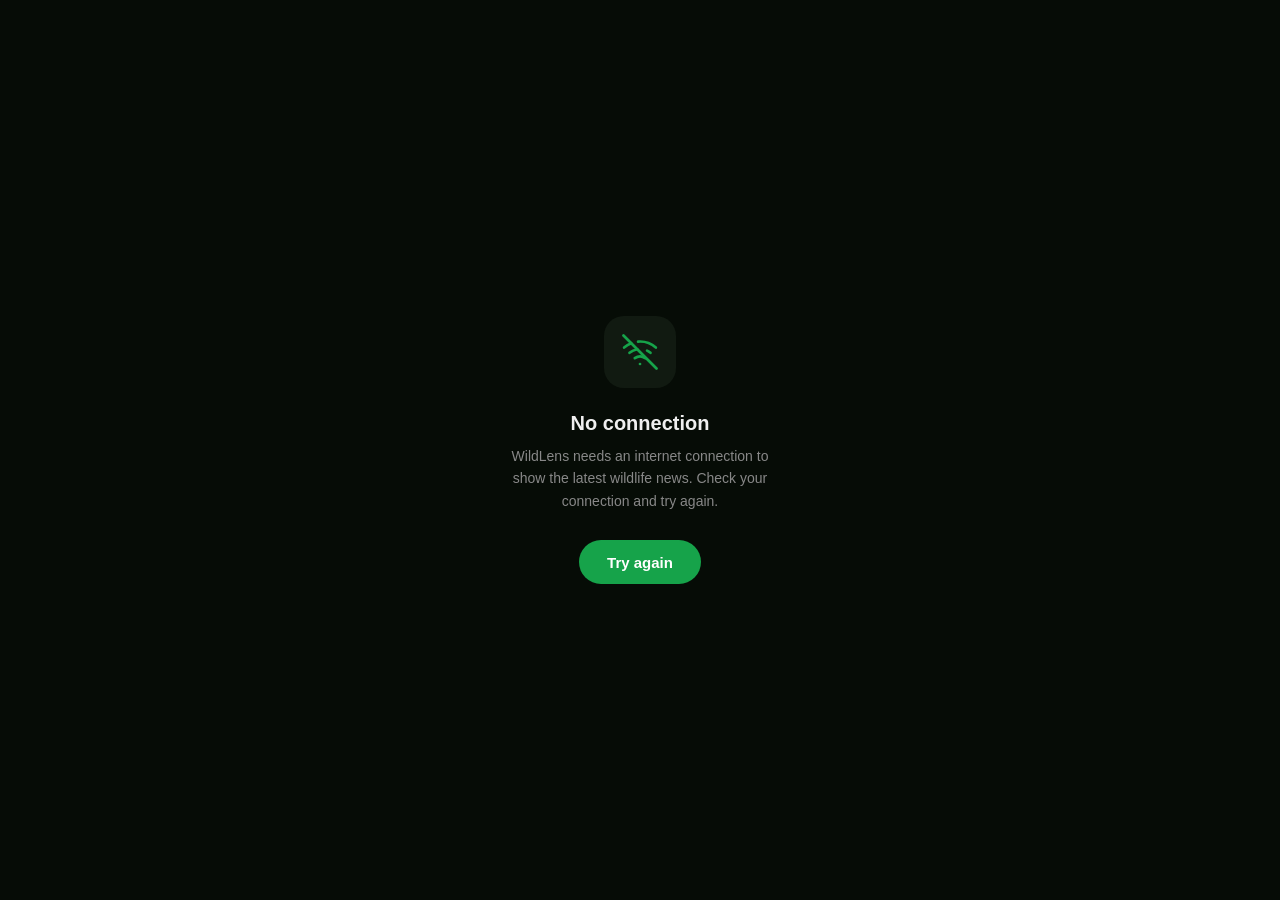
<file: docs/offline.html>
<!DOCTYPE html>
<html lang="en">
<head>
  <meta charset="UTF-8" />
  <meta name="viewport" content="width=device-width, initial-scale=1.0, viewport-fit=cover" />
  <meta name="theme-color" content="#060c06" />
  <title>WildLens — No Connection</title>
  <style>
    *, *::before, *::after { box-sizing: border-box; margin: 0; padding: 0; }
    html, body {
      height: 100%; background: #060c06;
      font-family: -apple-system, BlinkMacSystemFont, 'Inter', sans-serif;
      color: #f0f0f0; display: flex; align-items: center; justify-content: center;
      padding: env(safe-area-inset-top) env(safe-area-inset-right) env(safe-area-inset-bottom) env(safe-area-inset-left);
    }
    .wrap { text-align: center; padding: 32px 24px; max-width: 320px; }
    .icon {
      width: 72px; height: 72px; background: #111a11; border-radius: 20px;
      display: flex; align-items: center; justify-content: center; margin: 0 auto 24px;
    }
    h1 { font-size: 20px; font-weight: 600; margin-bottom: 10px; color: #f0f0f0; }
    p  { font-size: 14px; line-height: 1.6; color: #888; margin-bottom: 28px; }
    button {
      height: 44px; padding: 0 28px; background: #16a34a; border: none;
      border-radius: 9999px; font-size: 15px; font-weight: 600; color: #fff;
      cursor: pointer; font-family: inherit;
    }
    button:active { opacity: 0.85; }
  </style>
</head>
<body>
  <div class="wrap">
    <div class="icon" aria-hidden="true">
      <svg width="36" height="36" viewBox="0 0 24 24" fill="none" stroke="#16a34a" stroke-width="1.8" stroke-linecap="round" stroke-linejoin="round">
        <line x1="1" y1="1" x2="23" y2="23"/>
        <path d="M16.72 11.06A10.94 10.94 0 0 1 19 12.55"/>
        <path d="M5 12.55a10.94 10.94 0 0 1 5.17-2.39"/>
        <path d="M10.71 5.05A16 16 0 0 1 22.56 9"/>
        <path d="M1.42 9a15.91 15.91 0 0 1 4.7-2.88"/>
        <path d="M8.53 16.11a6 6 0 0 1 6.95 0"/>
        <line x1="12" y1="20" x2="12.01" y2="20"/>
      </svg>
    </div>
    <h1>No connection</h1>
    <p>WildLens needs an internet connection to show the latest wildlife news. Check your connection and try again.</p>
    <button onclick="window.location.reload()">Try again</button>
  </div>
</body>
</html>
</file>
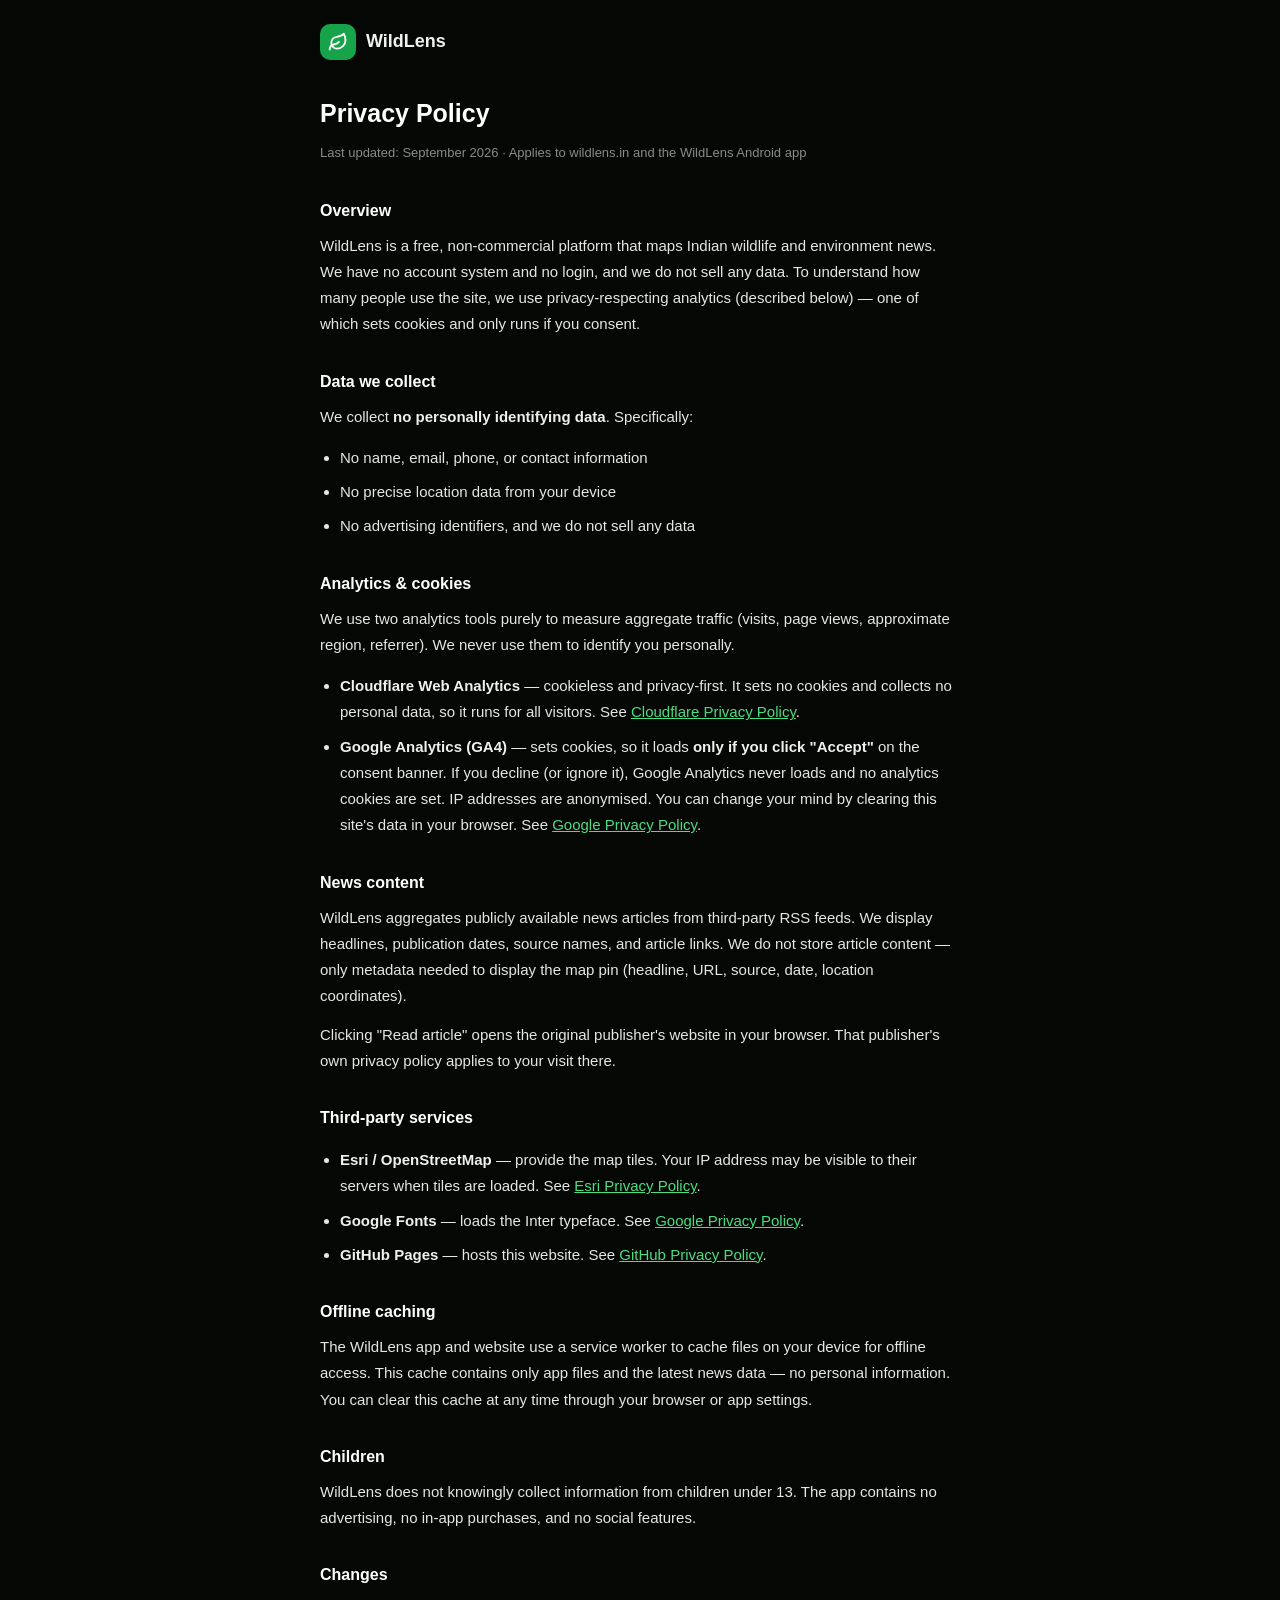
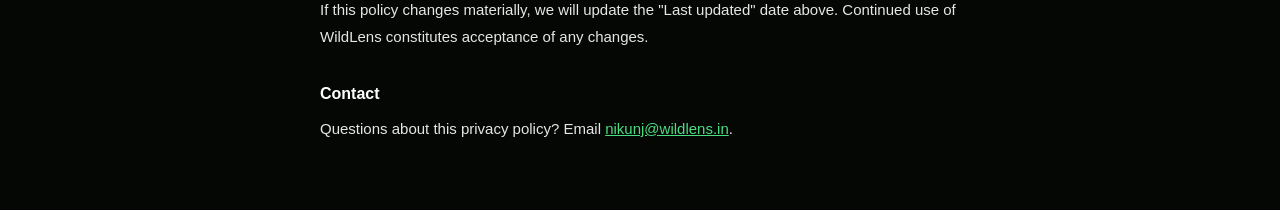
<file: docs/privacy.html>
<!DOCTYPE html>
<html lang="en">
<head>
  <meta charset="UTF-8" />
  <meta name="viewport" content="width=device-width, initial-scale=1.0" />
  <meta name="theme-color" content="#060c06" />
  <title>Privacy Policy — WildLens</title>
  <style>
    *, *::before, *::after { box-sizing: border-box; }
    body {
      margin: 0; background: #050705; color: #ffffff;
      font-family: -apple-system, BlinkMacSystemFont, 'Inter', sans-serif;
      font-size: 15px; line-height: 1.75; padding: 24px 20px 56px;
      max-width: 680px; margin: 0 auto;
    }
    a { color: #4ade80; }
    a:hover { color: #86efac; }
    h1 { font-size: 25px; font-weight: 700; color: #ffffff; margin: 32px 0 6px; }
    h2 { font-size: 16px; font-weight: 600; color: #ffffff; margin: 30px 0 8px; }
    p, li { color: #e6e6e6; margin: 0 0 12px; }
    strong { color: #ffffff; }
    ul { padding-left: 20px; }
    li { margin-bottom: 8px; }
    .meta { font-size: 13px; color: #8a8a8a; margin-bottom: 32px; }
    .logo { display: flex; align-items: center; gap: 10px; margin-bottom: 8px; }
    .logo-box {
      width: 36px; height: 36px; background: #16a34a; border-radius: 10px;
      display: flex; align-items: center; justify-content: center;
    }
    .logo-name { font-size: 18px; font-weight: 600; color: #f0f0f0; }
  </style>
</head>
<body>
  <div class="logo">
    <div class="logo-box" aria-hidden="true">
      <svg width="20" height="20" viewBox="0 0 24 24" fill="none" stroke="#fff" stroke-width="2.2" stroke-linecap="round" stroke-linejoin="round">
        <path d="M11 20A7 7 0 0 1 9.8 6.1C15.5 5 17 4.48 19 2c1 2 2 4.18 2 8 0 5.5-4.78 10-10 10z"/>
        <path d="M2 21c0-3 1.85-5.36 5.08-6C9.5 14.52 12 13 13 12"/>
      </svg>
    </div>
    <span class="logo-name">WildLens</span>
  </div>

  <h1>Privacy Policy</h1>
  <p class="meta">Last updated: September 2026 · Applies to wildlens.in and the WildLens Android app</p>

  <h2>Overview</h2>
  <p>WildLens is a free, non-commercial platform that maps Indian wildlife and environment news. We have no account system and no login, and we do not sell any data. To understand how many people use the site, we use privacy-respecting analytics (described below) — one of which sets cookies and only runs if you consent.</p>

  <h2>Data we collect</h2>
  <p>We collect <strong style="color:#f0f0f0">no personally identifying data</strong>. Specifically:</p>
  <ul>
    <li>No name, email, phone, or contact information</li>
    <li>No precise location data from your device</li>
    <li>No advertising identifiers, and we do not sell any data</li>
  </ul>

  <h2>Analytics &amp; cookies</h2>
  <p>We use two analytics tools purely to measure aggregate traffic (visits, page views, approximate region, referrer). We never use them to identify you personally.</p>
  <ul>
    <li><strong style="color:#f0f0f0">Cloudflare Web Analytics</strong> — cookieless and privacy-first. It sets no cookies and collects no personal data, so it runs for all visitors. See <a href="https://www.cloudflare.com/privacypolicy/" rel="noopener noreferrer">Cloudflare Privacy Policy</a>.</li>
    <li><strong style="color:#f0f0f0">Google Analytics (GA4)</strong> — sets cookies, so it loads <strong style="color:#f0f0f0">only if you click "Accept"</strong> on the consent banner. If you decline (or ignore it), Google Analytics never loads and no analytics cookies are set. IP addresses are anonymised. You can change your mind by clearing this site's data in your browser. See <a href="https://policies.google.com/privacy" rel="noopener noreferrer">Google Privacy Policy</a>.</li>
  </ul>

  <h2>News content</h2>
  <p>WildLens aggregates publicly available news articles from third-party RSS feeds. We display headlines, publication dates, source names, and article links. We do not store article content — only metadata needed to display the map pin (headline, URL, source, date, location coordinates).</p>
  <p>Clicking "Read article" opens the original publisher's website in your browser. That publisher's own privacy policy applies to your visit there.</p>

  <h2>Third-party services</h2>
  <ul>
    <li><strong style="color:#f0f0f0">Esri / OpenStreetMap</strong> — provide the map tiles. Your IP address may be visible to their servers when tiles are loaded. See <a href="https://www.esri.com/en-us/privacy/overview" rel="noopener noreferrer">Esri Privacy Policy</a>.</li>
    <li><strong style="color:#f0f0f0">Google Fonts</strong> — loads the Inter typeface. See <a href="https://policies.google.com/privacy" rel="noopener noreferrer">Google Privacy Policy</a>.</li>
    <li><strong style="color:#f0f0f0">GitHub Pages</strong> — hosts this website. See <a href="https://docs.github.com/en/site-policy/privacy-policies/github-general-privacy-statement" rel="noopener noreferrer">GitHub Privacy Policy</a>.</li>
  </ul>

  <h2>Offline caching</h2>
  <p>The WildLens app and website use a service worker to cache files on your device for offline access. This cache contains only app files and the latest news data — no personal information. You can clear this cache at any time through your browser or app settings.</p>

  <h2>Children</h2>
  <p>WildLens does not knowingly collect information from children under 13. The app contains no advertising, no in-app purchases, and no social features.</p>

  <h2>Changes</h2>
  <p>If this policy changes materially, we will update the "Last updated" date above. Continued use of WildLens constitutes acceptance of any changes.</p>

  <h2>Contact</h2>
  <p>Questions about this privacy policy? Email <a href="mailto:nikunj@wildlens.in">nikunj@wildlens.in</a>.</p>
</body>
</html>
</file>
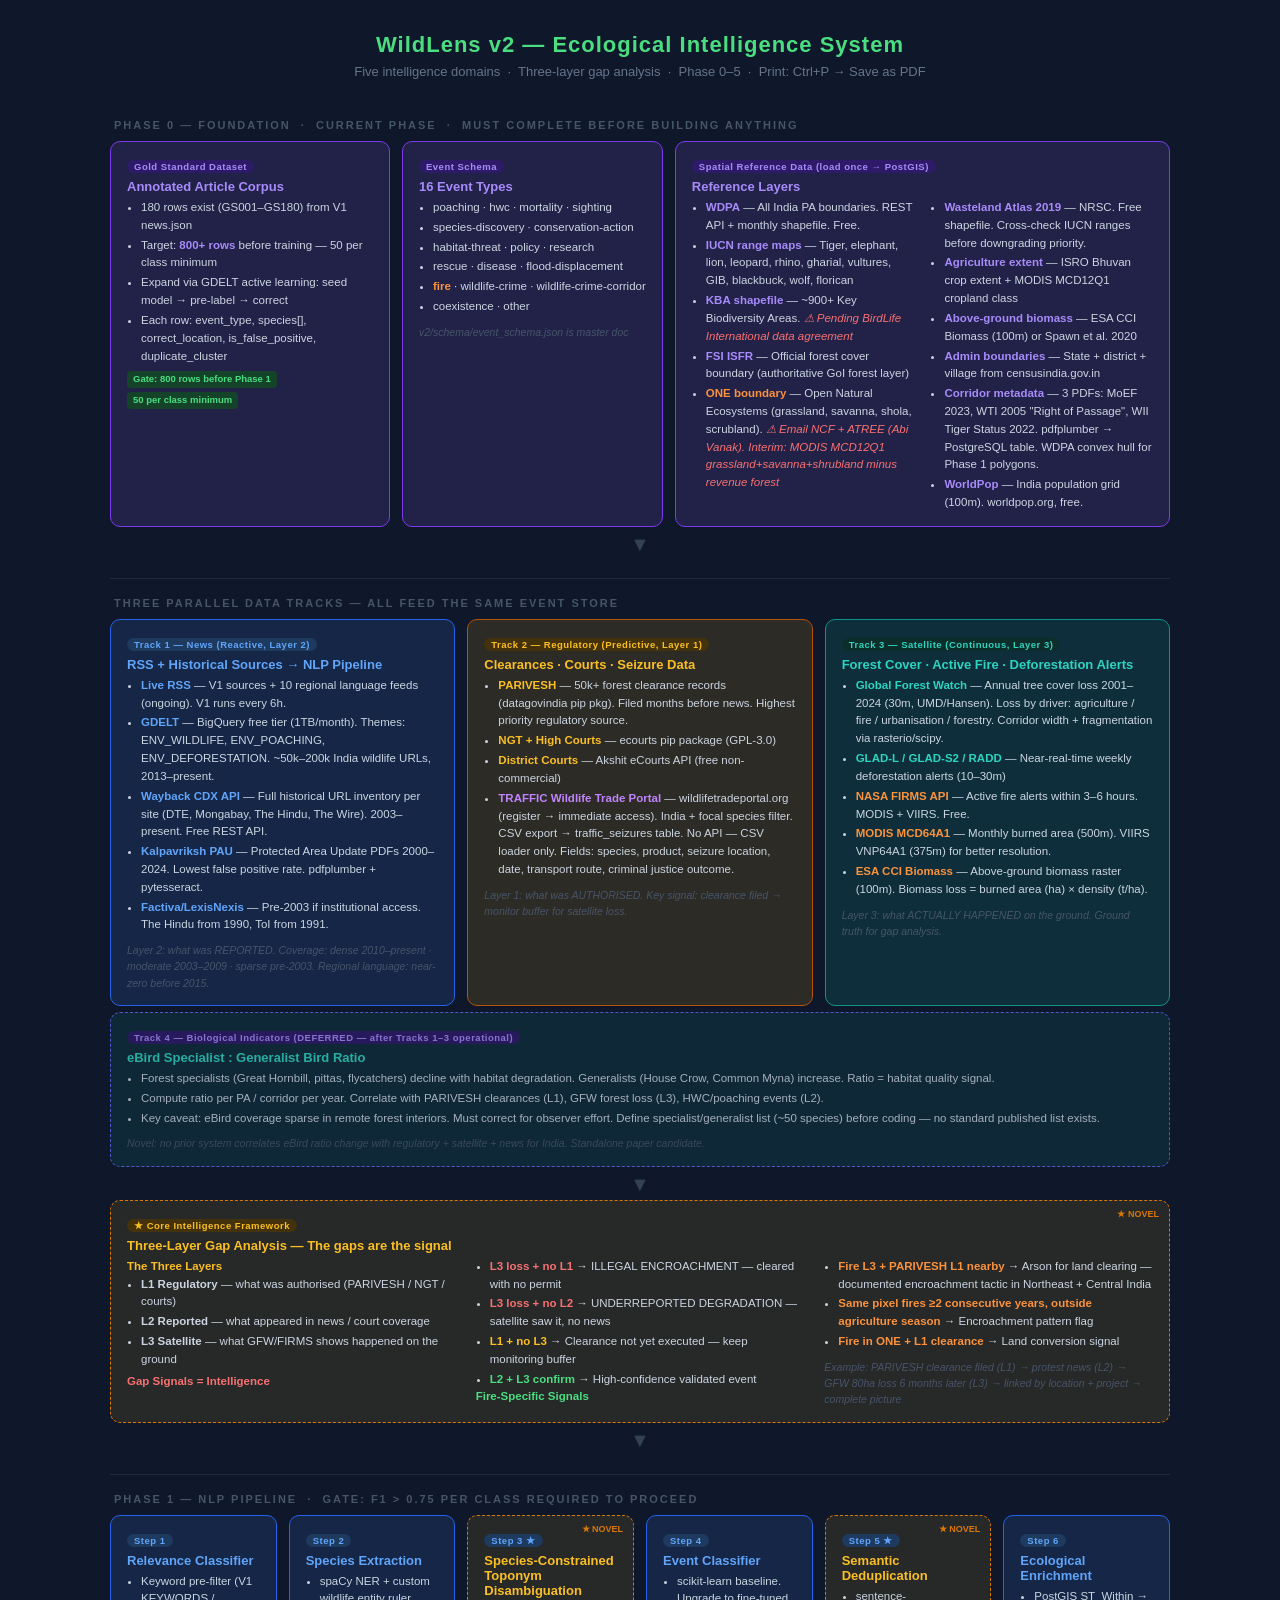
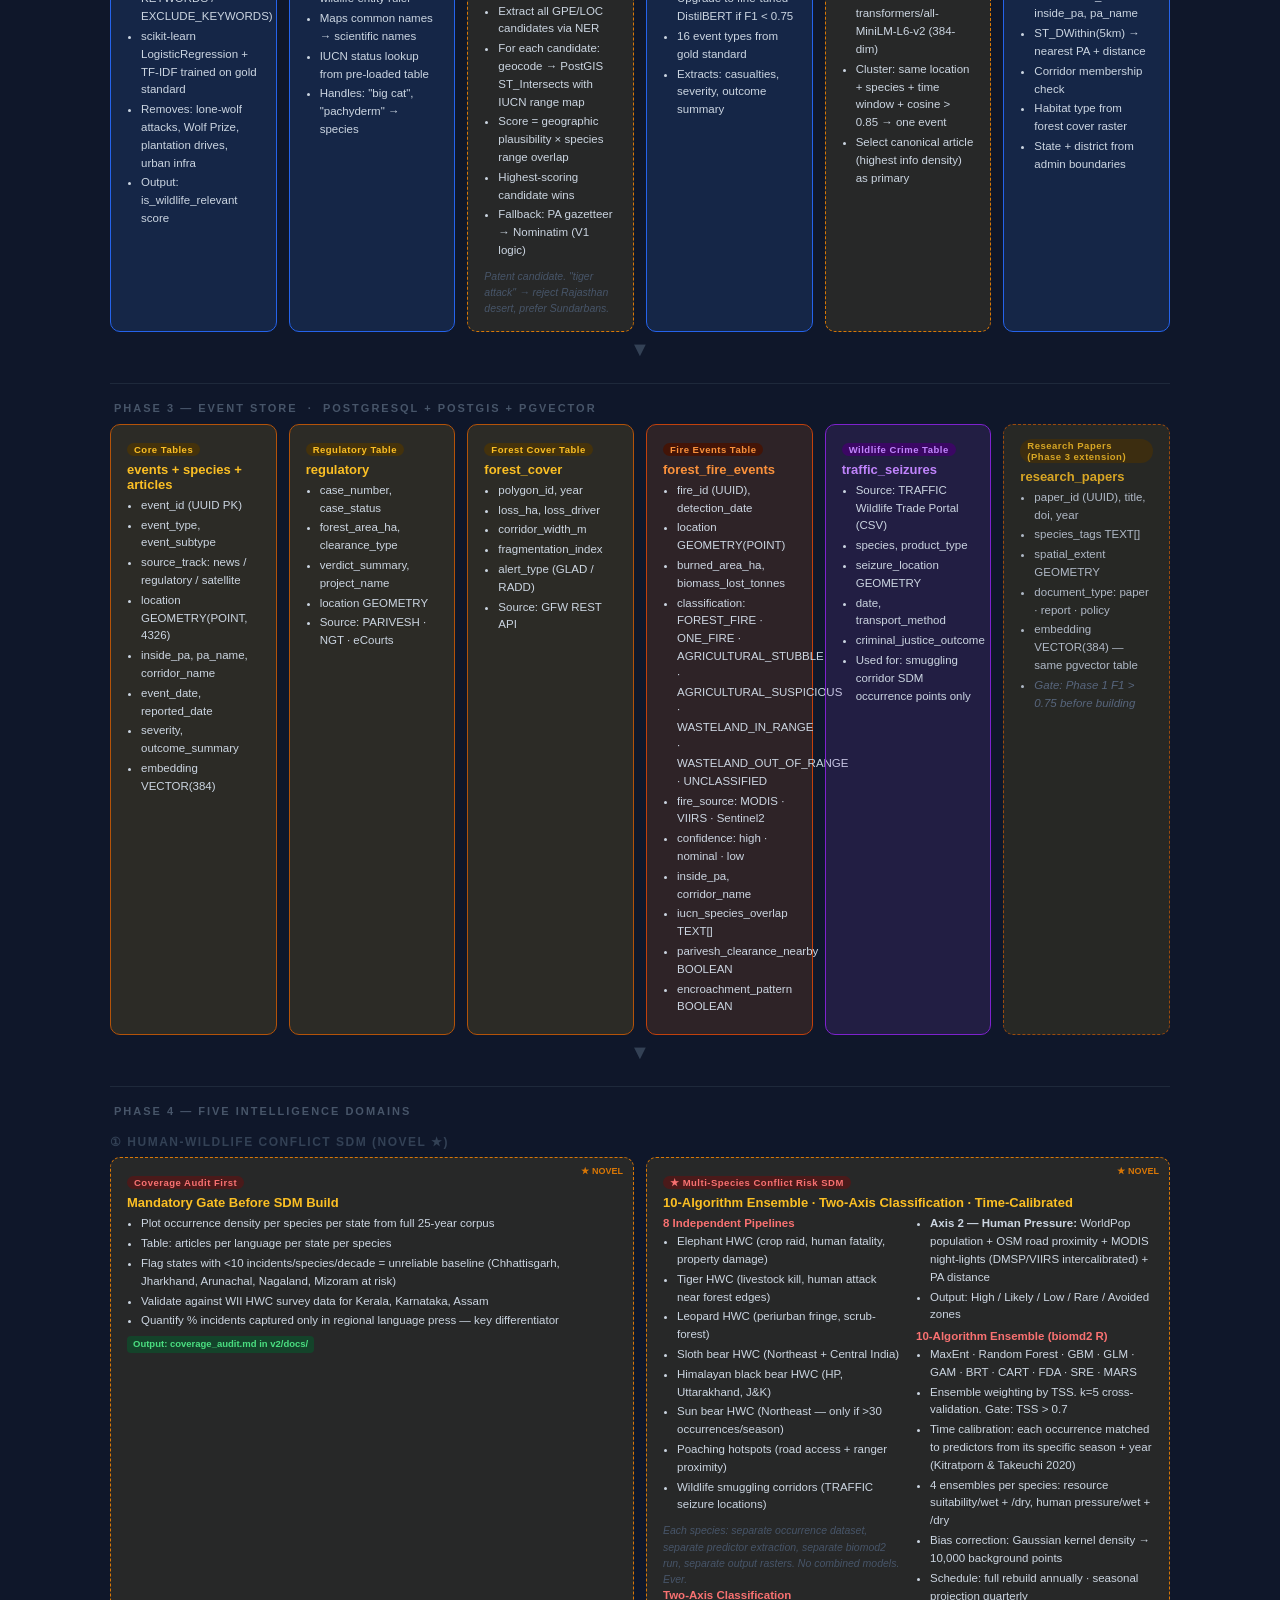
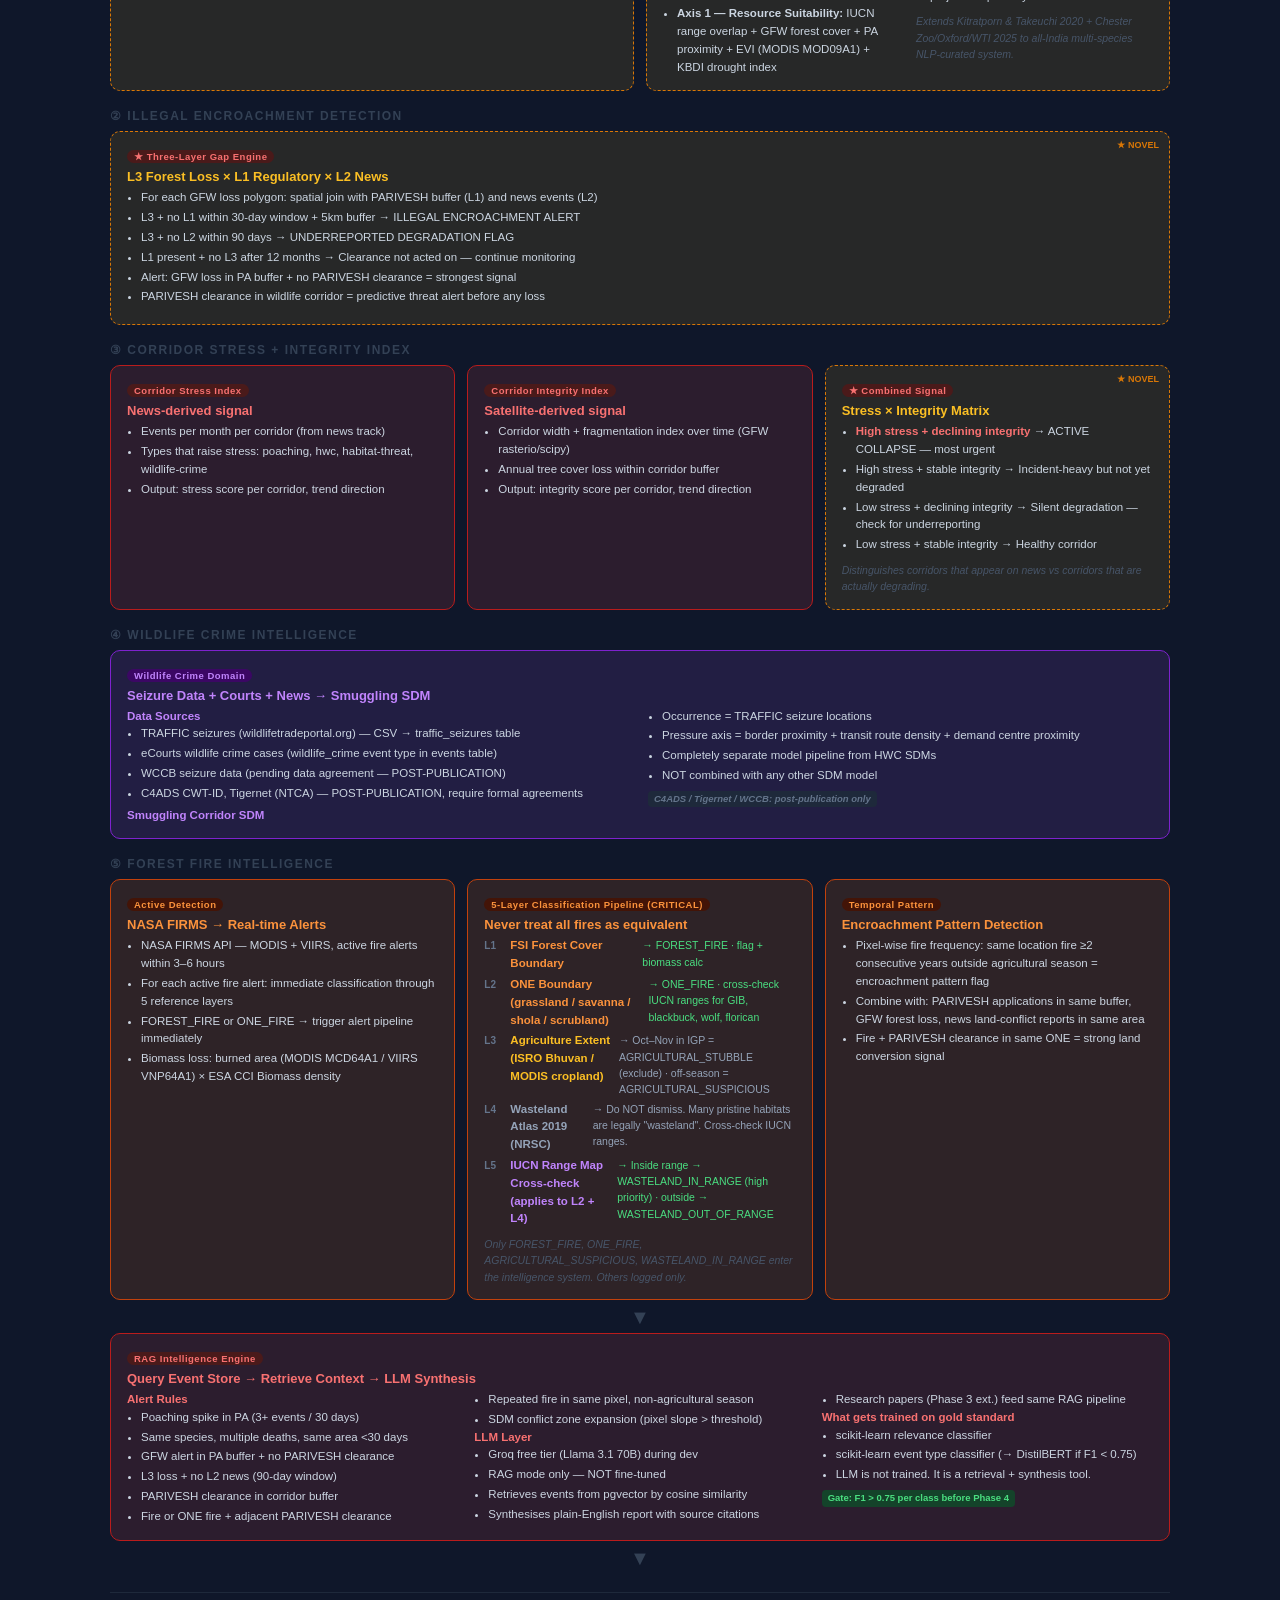
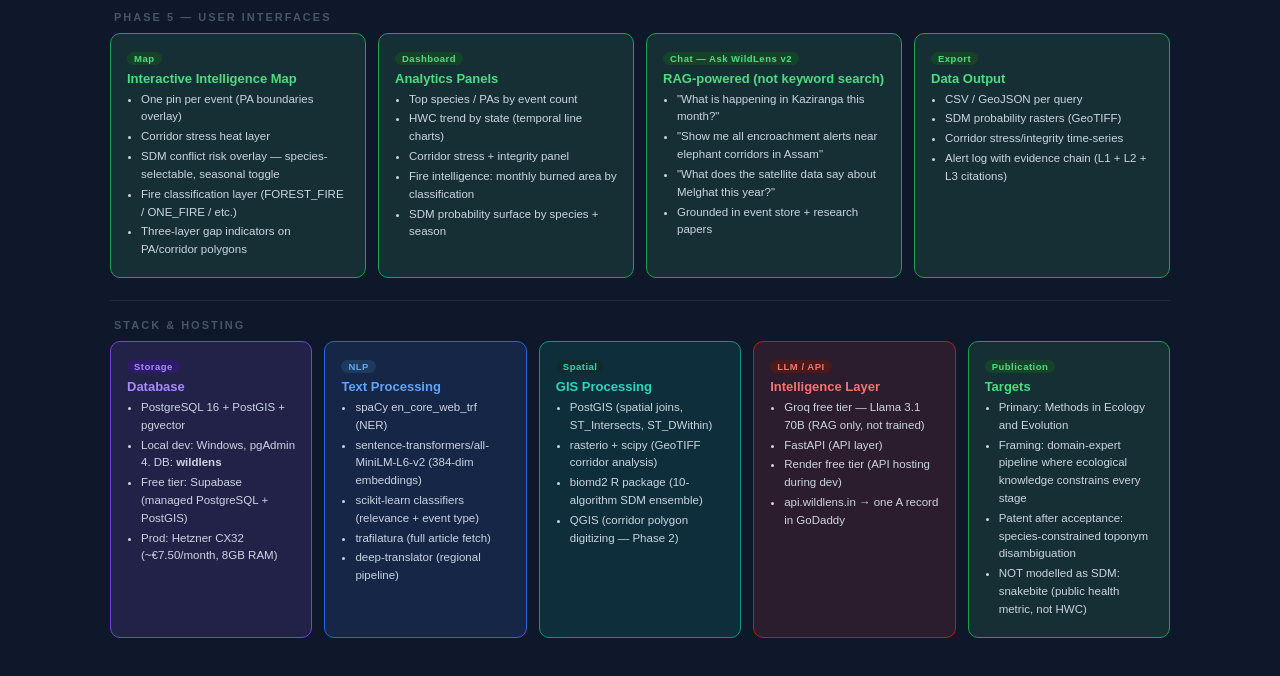
<file: docs/wildlens-v2-flowchart.html>
<!DOCTYPE html>
<html lang="en">
<head>
<meta charset="UTF-8">
<meta name="viewport" content="width=device-width, initial-scale=1.0">
<title>WildLens v2 — System Flowchart</title>
<style>
  * { box-sizing: border-box; margin: 0; padding: 0; }
  body { font-family: 'Segoe UI', Arial, sans-serif; background: #0f172a; color: #e2e8f0; min-height: 100vh; padding: 32px 24px; }
  h1 { text-align: center; font-size: 22px; font-weight: 700; color: #4ade80; letter-spacing: 1px; margin-bottom: 6px; }
  .subtitle { text-align: center; font-size: 13px; color: #64748b; margin-bottom: 40px; }
  .flowchart { max-width: 1060px; margin: 0 auto; }

  .phase-label { font-size: 11px; font-weight: 700; letter-spacing: 2px; text-transform: uppercase; color: #475569; margin-bottom: 10px; padding-left: 4px; }

  .row { display: flex; gap: 12px; margin-bottom: 6px; align-items: stretch; }
  .row.centered { justify-content: center; }

  .box { flex: 1; min-width: 0; border-radius: 10px; padding: 14px 16px; position: relative; }
  .box.sm { flex: 0 0 auto; min-width: 180px; max-width: 220px; }
  .box.md { flex: 0 0 auto; min-width: 220px; max-width: 280px; }
  .box.wide { flex: 1; }
  .box.full { flex: 1 1 100%; }

  .box-title { font-size: 13px; font-weight: 700; margin-bottom: 5px; }
  .box-body { font-size: 11.5px; line-height: 1.55; color: #cbd5e1; }
  .box-body li { list-style: disc; margin-left: 14px; margin-bottom: 2px; }
  .box-body ul { margin-bottom: 4px; }

  .phase-0 { background: rgba(139,92,246,0.15); border: 1.5px solid #7c3aed; }
  .phase-0 .box-title { color: #a78bfa; }
  .phase-1 { background: rgba(59,130,246,0.14); border: 1.5px solid #2563eb; }
  .phase-1 .box-title { color: #60a5fa; }
  .phase-2 { background: rgba(20,184,166,0.14); border: 1.5px solid #0d9488; }
  .phase-2 .box-title { color: #2dd4bf; }
  .phase-3 { background: rgba(234,179,8,0.13); border: 1.5px solid #b45309; }
  .phase-3 .box-title { color: #fbbf24; }
  .phase-4 { background: rgba(239,68,68,0.13); border: 1.5px solid #b91c1c; }
  .phase-4 .box-title { color: #f87171; }
  .phase-5 { background: rgba(74,222,128,0.12); border: 1.5px solid #16a34a; }
  .phase-5 .box-title { color: #4ade80; }
  .novel { background: rgba(251,191,36,0.10); border: 1.5px dashed #d97706; }
  .novel .box-title { color: #fbbf24; }
  .novel::after { content: '★ NOVEL'; font-size: 9px; font-weight: 700; color: #d97706; position: absolute; top: 8px; right: 10px; }
  .fire { background: rgba(249,115,22,0.13); border: 1.5px solid #c2410c; }
  .fire .box-title { color: #fb923c; }
  .crime { background: rgba(168,85,247,0.12); border: 1.5px solid #7e22ce; }
  .crime .box-title { color: #c084fc; }
  .domain-card { background: rgba(15,23,42,0.6); border: 1.5px solid #1e293b; border-radius: 12px; padding: 12px 14px; margin-bottom: 6px; }

  .arrow { text-align: center; font-size: 20px; color: #334155; margin: 4px 0; }
  .arrow-row { display: flex; gap: 12px; justify-content: space-around; margin: 4px 0; }
  .arrow-row span { font-size: 20px; color: #334155; flex: 1; text-align: center; }
  .sep { height: 1px; background: #1e293b; margin: 22px 0 18px 0; }

  .badge { display: inline-block; font-size: 9.5px; font-weight: 700; letter-spacing: 0.5px; padding: 1px 7px; border-radius: 20px; margin-bottom: 6px; }
  .badge.blue   { background: #1e3a5f; color: #60a5fa; }
  .badge.green  { background: #14432a; color: #4ade80; }
  .badge.yellow { background: #44320c; color: #fbbf24; }
  .badge.red    { background: #4a1a1a; color: #f87171; }
  .badge.teal   { background: #0d2d2b; color: #2dd4bf; }
  .badge.purple { background: #2d1b69; color: #a78bfa; }
  .badge.orange { background: #431407; color: #fb923c; }
  .badge.pink   { background: #3b0764; color: #c084fc; }
  .badge.gray   { background: #1e293b; color: #94a3b8; }

  .note { font-size: 10.5px; color: #475569; margin-top: 8px; font-style: italic; }
  .tag-row { display: flex; flex-wrap: wrap; gap: 4px; margin-top: 6px; }
  .tag { font-size: 9.5px; font-weight: 600; padding: 1px 6px; border-radius: 4px; background: #1e293b; color: #94a3b8; }
  .tag.alert { background: #450a0a; color: #f87171; }
  .tag.novel { background: #44320c; color: #fbbf24; }
  .tag.gate { background: #14432a; color: #4ade80; }
  .tag.defer { background: #1e293b; color: #64748b; font-style: italic; }

  .layer-row { display: flex; align-items: baseline; gap: 8px; margin-bottom: 3px; }
  .layer-num { font-size: 10px; font-weight: 700; color: #64748b; min-width: 18px; }
  .layer-name { font-size: 11.5px; font-weight: 600; }
  .layer-out { font-size: 10.5px; color: #64748b; margin-left: auto; }

  h3.domain-heading { font-size: 12px; font-weight: 700; letter-spacing: 1.5px; text-transform: uppercase; color: #334155; margin: 18px 0 8px 0; }

  @media print {
    body { background: white; color: #111; padding: 16px; }
    .box-body, .box, .note { color: #222 !important; }
    h1 { color: #166534; }
    .box-title { color: #111 !important; }
  }
</style>
</head>
<body>

<h1>WildLens v2 — Ecological Intelligence System</h1>
<p class="subtitle">Five intelligence domains &nbsp;·&nbsp; Three-layer gap analysis &nbsp;·&nbsp; Phase 0–5 &nbsp;·&nbsp; Print: Ctrl+P → Save as PDF</p>

<div class="flowchart">

<!-- ══════════════════════════════════════════════════════════════════ -->
<!-- PHASE 0 — FOUNDATION -->
<!-- ══════════════════════════════════════════════════════════════════ -->
<div class="phase-label">Phase 0 — Foundation &nbsp;·&nbsp; CURRENT PHASE &nbsp;·&nbsp; Must complete before building anything</div>
<div class="row">

  <div class="box phase-0 md">
    <span class="badge purple">Gold Standard Dataset</span>
    <div class="box-title">Annotated Article Corpus</div>
    <div class="box-body">
      <ul>
        <li>180 rows exist (GS001–GS180) from V1 news.json</li>
        <li>Target: <strong style="color:#a78bfa">800+ rows</strong> before training — 50 per class minimum</li>
        <li>Expand via GDELT active learning: seed model → pre-label → correct</li>
        <li>Each row: event_type, species[], correct_location, is_false_positive, duplicate_cluster</li>
      </ul>
      <div class="tag-row">
        <span class="tag gate">Gate: 800 rows before Phase 1</span>
        <span class="tag gate">50 per class minimum</span>
      </div>
    </div>
  </div>

  <div class="box phase-0 md">
    <span class="badge purple">Event Schema</span>
    <div class="box-title">16 Event Types</div>
    <div class="box-body">
      <ul>
        <li>poaching · hwc · mortality · sighting</li>
        <li>species-discovery · conservation-action</li>
        <li>habitat-threat · policy · research</li>
        <li>rescue · disease · flood-displacement</li>
        <li><strong style="color:#fb923c">fire</strong> · wildlife-crime · wildlife-crime-corridor</li>
        <li>coexistence · other</li>
      </ul>
      <p class="note">v2/schema/event_schema.json is master doc</p>
    </div>
  </div>

  <div class="box phase-0 wide">
    <span class="badge purple">Spatial Reference Data (load once → PostGIS)</span>
    <div class="box-title">Reference Layers</div>
    <div class="box-body" style="columns: 2; gap: 16px;">
      <div>
        <ul>
          <li><strong style="color:#a78bfa">WDPA</strong> — All India PA boundaries. REST API + monthly shapefile. Free.</li>
          <li><strong style="color:#a78bfa">IUCN range maps</strong> — Tiger, elephant, lion, leopard, rhino, gharial, vultures, GIB, blackbuck, wolf, florican</li>
          <li><strong style="color:#a78bfa">KBA shapefile</strong> — ~900+ Key Biodiversity Areas. <em style="color:#f87171">⚠ Pending BirdLife International data agreement</em></li>
          <li><strong style="color:#a78bfa">FSI ISFR</strong> — Official forest cover boundary (authoritative GoI forest layer)</li>
          <li><strong style="color:#fb923c">ONE boundary</strong> — Open Natural Ecosystems (grassland, savanna, shola, scrubland). <em style="color:#f87171">⚠ Email NCF + ATREE (Abi Vanak). Interim: MODIS MCD12Q1 grassland+savanna+shrubland minus revenue forest</em></li>
        </ul>
      </div>
      <div>
        <ul>
          <li><strong style="color:#a78bfa">Wasteland Atlas 2019</strong> — NRSC. Free shapefile. Cross-check IUCN ranges before downgrading priority.</li>
          <li><strong style="color:#a78bfa">Agriculture extent</strong> — ISRO Bhuvan crop extent + MODIS MCD12Q1 cropland class</li>
          <li><strong style="color:#a78bfa">Above-ground biomass</strong> — ESA CCI Biomass (100m) or Spawn et al. 2020</li>
          <li><strong style="color:#a78bfa">Admin boundaries</strong> — State + district + village from censusindia.gov.in</li>
          <li><strong style="color:#a78bfa">Corridor metadata</strong> — 3 PDFs: MoEF 2023, WTI 2005 "Right of Passage", WII Tiger Status 2022. pdfplumber → PostgreSQL table. WDPA convex hull for Phase 1 polygons.</li>
          <li><strong style="color:#a78bfa">WorldPop</strong> — India population grid (100m). worldpop.org, free.</li>
        </ul>
      </div>
    </div>
  </div>

</div>

<div class="arrow">▼</div>
<div class="sep"></div>

<!-- ══════════════════════════════════════════════════════════════════ -->
<!-- THREE DATA TRACKS -->
<!-- ══════════════════════════════════════════════════════════════════ -->
<div class="phase-label">Three Parallel Data Tracks — all feed the same Event Store</div>
<div class="row">

  <div class="box phase-1 wide">
    <span class="badge blue">Track 1 — News (Reactive, Layer 2)</span>
    <div class="box-title">RSS + Historical Sources → NLP Pipeline</div>
    <div class="box-body">
      <ul>
        <li><strong style="color:#60a5fa">Live RSS</strong> — V1 sources + 10 regional language feeds (ongoing). V1 runs every 6h.</li>
        <li><strong style="color:#60a5fa">GDELT</strong> — BigQuery free tier (1TB/month). Themes: ENV_WILDLIFE, ENV_POACHING, ENV_DEFORESTATION. ~50k–200k India wildlife URLs, 2013–present.</li>
        <li><strong style="color:#60a5fa">Wayback CDX API</strong> — Full historical URL inventory per site (DTE, Mongabay, The Hindu, The Wire). 2003–present. Free REST API.</li>
        <li><strong style="color:#60a5fa">Kalpavriksh PAU</strong> — Protected Area Update PDFs 2000–2024. Lowest false positive rate. pdfplumber + pytesseract.</li>
        <li><strong style="color:#60a5fa">Factiva/LexisNexis</strong> — Pre-2003 if institutional access. The Hindu from 1990, ToI from 1991.</li>
      </ul>
      <p class="note">Layer 2: what was REPORTED. Coverage: dense 2010–present · moderate 2003–2009 · sparse pre-2003. Regional language: near-zero before 2015.</p>
    </div>
  </div>

  <div class="box phase-3 wide">
    <span class="badge yellow">Track 2 — Regulatory (Predictive, Layer 1)</span>
    <div class="box-title">Clearances · Courts · Seizure Data</div>
    <div class="box-body">
      <ul>
        <li><strong style="color:#fbbf24">PARIVESH</strong> — 50k+ forest clearance records (datagovindia pip pkg). Filed months before news. Highest priority regulatory source.</li>
        <li><strong style="color:#fbbf24">NGT + High Courts</strong> — ecourts pip package (GPL-3.0)</li>
        <li><strong style="color:#fbbf24">District Courts</strong> — Akshit eCourts API (free non-commercial)</li>
        <li><strong style="color:#c084fc">TRAFFIC Wildlife Trade Portal</strong> — wildlifetradeportal.org (register → immediate access). India + focal species filter. CSV export → traffic_seizures table. No API — CSV loader only. Fields: species, product, seizure location, date, transport route, criminal justice outcome.</li>
      </ul>
      <p class="note">Layer 1: what was AUTHORISED. Key signal: clearance filed → monitor buffer for satellite loss.</p>
    </div>
  </div>

  <div class="box phase-2 wide">
    <span class="badge teal">Track 3 — Satellite (Continuous, Layer 3)</span>
    <div class="box-title">Forest Cover · Active Fire · Deforestation Alerts</div>
    <div class="box-body">
      <ul>
        <li><strong style="color:#2dd4bf">Global Forest Watch</strong> — Annual tree cover loss 2001–2024 (30m, UMD/Hansen). Loss by driver: agriculture / fire / urbanisation / forestry. Corridor width + fragmentation via rasterio/scipy.</li>
        <li><strong style="color:#2dd4bf">GLAD-L / GLAD-S2 / RADD</strong> — Near-real-time weekly deforestation alerts (10–30m)</li>
        <li><strong style="color:#fb923c">NASA FIRMS API</strong> — Active fire alerts within 3–6 hours. MODIS + VIIRS. Free.</li>
        <li><strong style="color:#fb923c">MODIS MCD64A1</strong> — Monthly burned area (500m). VIIRS VNP64A1 (375m) for better resolution.</li>
        <li><strong style="color:#fb923c">ESA CCI Biomass</strong> — Above-ground biomass raster (100m). Biomass loss = burned area (ha) × density (t/ha).</li>
      </ul>
      <p class="note">Layer 3: what ACTUALLY HAPPENED on the ground. Ground truth for gap analysis.</p>
    </div>
  </div>

</div>

<!-- Track 4 — Biological (deferred) -->
<div class="row" style="margin-top: 6px;">
  <div class="box phase-2 full" style="border: 1.5px dashed #6366f1; opacity: 0.8;">
    <span class="badge purple">Track 4 — Biological Indicators (DEFERRED — after Tracks 1–3 operational)</span>
    <div class="box-title">eBird Specialist : Generalist Bird Ratio</div>
    <div class="box-body">
      <ul>
        <li>Forest specialists (Great Hornbill, pittas, flycatchers) decline with habitat degradation. Generalists (House Crow, Common Myna) increase. Ratio = habitat quality signal.</li>
        <li>Compute ratio per PA / corridor per year. Correlate with PARIVESH clearances (L1), GFW forest loss (L3), HWC/poaching events (L2).</li>
        <li>Key caveat: eBird coverage sparse in remote forest interiors. Must correct for observer effort. Define specialist/generalist list (~50 species) before coding — no standard published list exists.</li>
      </ul>
      <p class="note">Novel: no prior system correlates eBird ratio change with regulatory + satellite + news for India. Standalone paper candidate.</p>
    </div>
  </div>
</div>

<div class="arrow">▼</div>

<!-- THREE-LAYER GAP ANALYSIS -->
<div class="row">
  <div class="box novel full">
    <span class="badge yellow">★ Core Intelligence Framework</span>
    <div class="box-title">Three-Layer Gap Analysis — The gaps are the signal</div>
    <div class="box-body" style="columns: 3; gap: 20px;">
      <div>
        <strong style="color:#fbbf24">The Three Layers</strong>
        <ul>
          <li><strong>L1 Regulatory</strong> — what was authorised (PARIVESH / NGT / courts)</li>
          <li><strong>L2 Reported</strong> — what appeared in news / court coverage</li>
          <li><strong>L3 Satellite</strong> — what GFW/FIRMS shows happened on the ground</li>
        </ul>
      </div>
      <div>
        <strong style="color:#f87171">Gap Signals = Intelligence</strong>
        <ul>
          <li><strong style="color:#f87171">L3 loss + no L1</strong> → ILLEGAL ENCROACHMENT — cleared with no permit</li>
          <li><strong style="color:#f87171">L3 loss + no L2</strong> → UNDERREPORTED DEGRADATION — satellite saw it, no news</li>
          <li><strong style="color:#fbbf24">L1 + no L3</strong> → Clearance not yet executed — keep monitoring buffer</li>
          <li><strong style="color:#4ade80">L2 + L3 confirm</strong> → High-confidence validated event</li>
        </ul>
      </div>
      <div>
        <strong style="color:#4ade80">Fire-Specific Signals</strong>
        <ul>
          <li><strong style="color:#fb923c">Fire L3 + PARIVESH L1 nearby</strong> → Arson for land clearing — documented encroachment tactic in Northeast + Central India</li>
          <li><strong style="color:#fb923c">Same pixel fires ≥2 consecutive years, outside agriculture season</strong> → Encroachment pattern flag</li>
          <li><strong style="color:#fb923c">Fire in ONE + L1 clearance</strong> → Land conversion signal</li>
        </ul>
        <p class="note">Example: PARIVESH clearance filed (L1) → protest news (L2) → GFW 80ha loss 6 months later (L3) → linked by location + project → complete picture</p>
      </div>
    </div>
  </div>
</div>

<div class="arrow">▼</div>
<div class="sep"></div>

<!-- ══════════════════════════════════════════════════════════════════ -->
<!-- PHASE 1 — NLP PIPELINE -->
<!-- ══════════════════════════════════════════════════════════════════ -->
<div class="phase-label">Phase 1 — NLP Pipeline &nbsp;·&nbsp; Gate: F1 > 0.75 per class required to proceed</div>
<div class="row">

  <div class="box phase-1">
    <span class="badge blue">Step 1</span>
    <div class="box-title">Relevance Classifier</div>
    <div class="box-body">
      <ul>
        <li>Keyword pre-filter (V1 KEYWORDS / EXCLUDE_KEYWORDS)</li>
        <li>scikit-learn LogisticRegression + TF-IDF trained on gold standard</li>
        <li>Removes: lone-wolf attacks, Wolf Prize, plantation drives, urban infra</li>
        <li>Output: is_wildlife_relevant score</li>
      </ul>
    </div>
  </div>

  <div class="box phase-1">
    <span class="badge blue">Step 2</span>
    <div class="box-title">Species Extraction</div>
    <div class="box-body">
      <ul>
        <li>spaCy NER + custom wildlife entity ruler</li>
        <li>Maps common names → scientific names</li>
        <li>IUCN status lookup from pre-loaded table</li>
        <li>Handles: "big cat", "pachyderm" → species</li>
      </ul>
    </div>
  </div>

  <div class="box phase-1 novel">
    <span class="badge blue">Step 3 ★</span>
    <div class="box-title">Species-Constrained Toponym Disambiguation</div>
    <div class="box-body">
      <ul>
        <li>Extract all GPE/LOC candidates via NER</li>
        <li>For each candidate: geocode → PostGIS ST_Intersects with IUCN range map</li>
        <li>Score = geographic plausibility × species range overlap</li>
        <li>Highest-scoring candidate wins</li>
        <li>Fallback: PA gazetteer → Nominatim (V1 logic)</li>
      </ul>
      <p class="note">Patent candidate. "tiger attack" → reject Rajasthan desert, prefer Sundarbans.</p>
    </div>
  </div>

  <div class="box phase-1">
    <span class="badge blue">Step 4</span>
    <div class="box-title">Event Classifier</div>
    <div class="box-body">
      <ul>
        <li>scikit-learn baseline. Upgrade to fine-tuned DistilBERT if F1 &lt; 0.75</li>
        <li>16 event types from gold standard</li>
        <li>Extracts: casualties, severity, outcome summary</li>
      </ul>
    </div>
  </div>

  <div class="box phase-1 novel">
    <span class="badge blue">Step 5 ★</span>
    <div class="box-title">Semantic Deduplication</div>
    <div class="box-body">
      <ul>
        <li>sentence-transformers/all-MiniLM-L6-v2 (384-dim)</li>
        <li>Cluster: same location + species + time window + cosine &gt; 0.85 → one event</li>
        <li>Select canonical article (highest info density) as primary</li>
      </ul>
    </div>
  </div>

  <div class="box phase-1">
    <span class="badge blue">Step 6</span>
    <div class="box-title">Ecological Enrichment</div>
    <div class="box-body">
      <ul>
        <li>PostGIS ST_Within → inside_pa, pa_name</li>
        <li>ST_DWithin(5km) → nearest PA + distance</li>
        <li>Corridor membership check</li>
        <li>Habitat type from forest cover raster</li>
        <li>State + district from admin boundaries</li>
      </ul>
    </div>
  </div>

</div>

<div class="arrow">▼</div>
<div class="sep"></div>

<!-- ══════════════════════════════════════════════════════════════════ -->
<!-- PHASE 3 — EVENT STORE -->
<!-- ══════════════════════════════════════════════════════════════════ -->
<div class="phase-label">Phase 3 — Event Store &nbsp;·&nbsp; PostgreSQL + PostGIS + pgvector</div>
<div class="row">

  <div class="box phase-3">
    <span class="badge yellow">Core Tables</span>
    <div class="box-title">events + species + articles</div>
    <div class="box-body">
      <ul>
        <li>event_id (UUID PK)</li>
        <li>event_type, event_subtype</li>
        <li>source_track: news / regulatory / satellite</li>
        <li>location GEOMETRY(POINT, 4326)</li>
        <li>inside_pa, pa_name, corridor_name</li>
        <li>event_date, reported_date</li>
        <li>severity, outcome_summary</li>
        <li>embedding VECTOR(384)</li>
      </ul>
    </div>
  </div>

  <div class="box phase-3">
    <span class="badge yellow">Regulatory Table</span>
    <div class="box-title">regulatory</div>
    <div class="box-body">
      <ul>
        <li>case_number, case_status</li>
        <li>forest_area_ha, clearance_type</li>
        <li>verdict_summary, project_name</li>
        <li>location GEOMETRY</li>
        <li>Source: PARIVESH · NGT · eCourts</li>
      </ul>
    </div>
  </div>

  <div class="box phase-3">
    <span class="badge yellow">Forest Cover Table</span>
    <div class="box-title">forest_cover</div>
    <div class="box-body">
      <ul>
        <li>polygon_id, year</li>
        <li>loss_ha, loss_driver</li>
        <li>corridor_width_m</li>
        <li>fragmentation_index</li>
        <li>alert_type (GLAD / RADD)</li>
        <li>Source: GFW REST API</li>
      </ul>
    </div>
  </div>

  <div class="box fire">
    <span class="badge orange">Fire Events Table</span>
    <div class="box-title">forest_fire_events</div>
    <div class="box-body">
      <ul>
        <li>fire_id (UUID), detection_date</li>
        <li>location GEOMETRY(POINT)</li>
        <li>burned_area_ha, biomass_lost_tonnes</li>
        <li>classification: FOREST_FIRE · ONE_FIRE · AGRICULTURAL_STUBBLE · AGRICULTURAL_SUSPICIOUS · WASTELAND_IN_RANGE · WASTELAND_OUT_OF_RANGE · UNCLASSIFIED</li>
        <li>fire_source: MODIS · VIIRS · Sentinel2</li>
        <li>confidence: high · nominal · low</li>
        <li>inside_pa, corridor_name</li>
        <li>iucn_species_overlap TEXT[]</li>
        <li>parivesh_clearance_nearby BOOLEAN</li>
        <li>encroachment_pattern BOOLEAN</li>
      </ul>
    </div>
  </div>

  <div class="box crime">
    <span class="badge pink">Wildlife Crime Table</span>
    <div class="box-title">traffic_seizures</div>
    <div class="box-body">
      <ul>
        <li>Source: TRAFFIC Wildlife Trade Portal (CSV)</li>
        <li>species, product_type</li>
        <li>seizure_location GEOMETRY</li>
        <li>date, transport_method</li>
        <li>criminal_justice_outcome</li>
        <li>Used for: smuggling corridor SDM occurrence points only</li>
      </ul>
    </div>
  </div>

  <div class="box phase-3" style="border-style: dashed; opacity: 0.85;">
    <span class="badge yellow">Research Papers (Phase 3 extension)</span>
    <div class="box-title">research_papers</div>
    <div class="box-body">
      <ul>
        <li>paper_id (UUID), title, doi, year</li>
        <li>species_tags TEXT[]</li>
        <li>spatial_extent GEOMETRY</li>
        <li>document_type: paper · report · policy</li>
        <li>embedding VECTOR(384) — same pgvector table</li>
        <li><em style="color:#64748b">Gate: Phase 1 F1 &gt; 0.75 before building</em></li>
      </ul>
    </div>
  </div>

</div>

<div class="arrow">▼</div>
<div class="sep"></div>

<!-- ══════════════════════════════════════════════════════════════════ -->
<!-- PHASE 4 — FIVE INTELLIGENCE DOMAINS -->
<!-- ══════════════════════════════════════════════════════════════════ -->
<div class="phase-label">Phase 4 — Five Intelligence Domains</div>

<!-- DOMAIN 1: HWC SDM -->
<h3 class="domain-heading">① Human-Wildlife Conflict SDM (Novel ★)</h3>
<div class="row">
  <div class="box phase-4 novel">
    <span class="badge red">Coverage Audit First</span>
    <div class="box-title">Mandatory Gate Before SDM Build</div>
    <div class="box-body">
      <ul>
        <li>Plot occurrence density per species per state from full 25-year corpus</li>
        <li>Table: articles per language per state per species</li>
        <li>Flag states with &lt;10 incidents/species/decade = unreliable baseline (Chhattisgarh, Jharkhand, Arunachal, Nagaland, Mizoram at risk)</li>
        <li>Validate against WII HWC survey data for Kerala, Karnataka, Assam</li>
        <li>Quantify % incidents captured only in regional language press — key differentiator</li>
      </ul>
      <div class="tag-row"><span class="tag gate">Output: coverage_audit.md in v2/docs/</span></div>
    </div>
  </div>

  <div class="box phase-4 novel wide">
    <span class="badge red">★ Multi-Species Conflict Risk SDM</span>
    <div class="box-title">10-Algorithm Ensemble · Two-Axis Classification · Time-Calibrated</div>
    <div class="box-body" style="columns: 2; gap: 16px;">
      <div>
        <strong style="color:#f87171">8 Independent Pipelines</strong>
        <ul>
          <li>Elephant HWC (crop raid, human fatality, property damage)</li>
          <li>Tiger HWC (livestock kill, human attack near forest edges)</li>
          <li>Leopard HWC (periurban fringe, scrub-forest)</li>
          <li>Sloth bear HWC (Northeast + Central India)</li>
          <li>Himalayan black bear HWC (HP, Uttarakhand, J&amp;K)</li>
          <li>Sun bear HWC (Northeast — only if &gt;30 occurrences/season)</li>
          <li>Poaching hotspots (road access + ranger proximity)</li>
          <li>Wildlife smuggling corridors (TRAFFIC seizure locations)</li>
        </ul>
        <p class="note">Each species: separate occurrence dataset, separate predictor extraction, separate biomod2 run, separate output rasters. No combined models. Ever.</p>
      </div>
      <div>
        <strong style="color:#f87171">Two-Axis Classification</strong>
        <ul>
          <li><strong>Axis 1 — Resource Suitability:</strong> IUCN range overlap + GFW forest cover + PA proximity + EVI (MODIS MOD09A1) + KBDI drought index</li>
          <li><strong>Axis 2 — Human Pressure:</strong> WorldPop population + OSM road proximity + MODIS night-lights (DMSP/VIIRS intercalibrated) + PA distance</li>
          <li>Output: High / Likely / Low / Rare / Avoided zones</li>
        </ul>
        <strong style="color:#f87171">10-Algorithm Ensemble (biomd2 R)</strong>
        <ul>
          <li>MaxEnt · Random Forest · GBM · GLM · GAM · BRT · CART · FDA · SRE · MARS</li>
          <li>Ensemble weighting by TSS. k=5 cross-validation. Gate: TSS &gt; 0.7</li>
          <li>Time calibration: each occurrence matched to predictors from its specific season + year (Kitratporn &amp; Takeuchi 2020)</li>
          <li>4 ensembles per species: resource suitability/wet + /dry, human pressure/wet + /dry</li>
          <li>Bias correction: Gaussian kernel density → 10,000 background points</li>
          <li>Schedule: full rebuild annually · seasonal projection quarterly</li>
        </ul>
        <p class="note">Extends Kitratporn &amp; Takeuchi 2020 + Chester Zoo/Oxford/WTI 2025 to all-India multi-species NLP-curated system.</p>
      </div>
    </div>
  </div>
</div>

<!-- DOMAIN 2: ILLEGAL ENCROACHMENT -->
<h3 class="domain-heading">② Illegal Encroachment Detection</h3>
<div class="row">
  <div class="box phase-4 novel">
    <span class="badge red">★ Three-Layer Gap Engine</span>
    <div class="box-title">L3 Forest Loss × L1 Regulatory × L2 News</div>
    <div class="box-body">
      <ul>
        <li>For each GFW loss polygon: spatial join with PARIVESH buffer (L1) and news events (L2)</li>
        <li>L3 + no L1 within 30-day window + 5km buffer → ILLEGAL ENCROACHMENT ALERT</li>
        <li>L3 + no L2 within 90 days → UNDERREPORTED DEGRADATION FLAG</li>
        <li>L1 present + no L3 after 12 months → Clearance not acted on — continue monitoring</li>
        <li>Alert: GFW loss in PA buffer + no PARIVESH clearance = strongest signal</li>
        <li>PARIVESH clearance in wildlife corridor = predictive threat alert before any loss</li>
      </ul>
    </div>
  </div>
</div>

<!-- DOMAIN 3: CORRIDOR STRESS/INTEGRITY -->
<h3 class="domain-heading">③ Corridor Stress + Integrity Index</h3>
<div class="row">
  <div class="box phase-4">
    <span class="badge red">Corridor Stress Index</span>
    <div class="box-title">News-derived signal</div>
    <div class="box-body">
      <ul>
        <li>Events per month per corridor (from news track)</li>
        <li>Types that raise stress: poaching, hwc, habitat-threat, wildlife-crime</li>
        <li>Output: stress score per corridor, trend direction</li>
      </ul>
    </div>
  </div>
  <div class="box phase-4">
    <span class="badge red">Corridor Integrity Index</span>
    <div class="box-title">Satellite-derived signal</div>
    <div class="box-body">
      <ul>
        <li>Corridor width + fragmentation index over time (GFW rasterio/scipy)</li>
        <li>Annual tree cover loss within corridor buffer</li>
        <li>Output: integrity score per corridor, trend direction</li>
      </ul>
    </div>
  </div>
  <div class="box phase-4 novel">
    <span class="badge red">★ Combined Signal</span>
    <div class="box-title">Stress × Integrity Matrix</div>
    <div class="box-body">
      <ul>
        <li><strong style="color:#f87171">High stress + declining integrity</strong> → ACTIVE COLLAPSE — most urgent</li>
        <li>High stress + stable integrity → Incident-heavy but not yet degraded</li>
        <li>Low stress + declining integrity → Silent degradation — check for underreporting</li>
        <li>Low stress + stable integrity → Healthy corridor</li>
      </ul>
      <p class="note">Distinguishes corridors that appear on news vs corridors that are actually degrading.</p>
    </div>
  </div>
</div>

<!-- DOMAIN 4: WILDLIFE CRIME -->
<h3 class="domain-heading">④ Wildlife Crime Intelligence</h3>
<div class="row">
  <div class="box crime">
    <span class="badge pink">Wildlife Crime Domain</span>
    <div class="box-title">Seizure Data + Courts + News → Smuggling SDM</div>
    <div class="box-body" style="columns: 2; gap: 16px;">
      <div>
        <strong style="color:#c084fc">Data Sources</strong>
        <ul>
          <li>TRAFFIC seizures (wildlifetradeportal.org) — CSV → traffic_seizures table</li>
          <li>eCourts wildlife crime cases (wildlife_crime event type in events table)</li>
          <li>WCCB seizure data (pending data agreement — POST-PUBLICATION)</li>
          <li>C4ADS CWT-ID, Tigernet (NTCA) — POST-PUBLICATION, require formal agreements</li>
        </ul>
      </div>
      <div>
        <strong style="color:#c084fc">Smuggling Corridor SDM</strong>
        <ul>
          <li>Occurrence = TRAFFIC seizure locations</li>
          <li>Pressure axis = border proximity + transit route density + demand centre proximity</li>
          <li>Completely separate model pipeline from HWC SDMs</li>
          <li>NOT combined with any other SDM model</li>
        </ul>
        <div class="tag-row"><span class="tag defer">C4ADS / Tigernet / WCCB: post-publication only</span></div>
      </div>
    </div>
  </div>
</div>

<!-- DOMAIN 5: FOREST FIRE -->
<h3 class="domain-heading">⑤ Forest Fire Intelligence</h3>
<div class="row">
  <div class="box fire">
    <span class="badge orange">Active Detection</span>
    <div class="box-title">NASA FIRMS → Real-time Alerts</div>
    <div class="box-body">
      <ul>
        <li>NASA FIRMS API — MODIS + VIIRS, active fire alerts within 3–6 hours</li>
        <li>For each active fire alert: immediate classification through 5 reference layers</li>
        <li>FOREST_FIRE or ONE_FIRE → trigger alert pipeline immediately</li>
        <li>Biomass loss: burned area (MODIS MCD64A1 / VIIRS VNP64A1) × ESA CCI Biomass density</li>
      </ul>
    </div>
  </div>
  <div class="box fire wide">
    <span class="badge orange">5-Layer Classification Pipeline (CRITICAL)</span>
    <div class="box-title">Never treat all fires as equivalent</div>
    <div class="box-body">
      <div class="layer-row">
        <span class="layer-num">L1</span>
        <span class="layer-name" style="color:#fb923c">FSI Forest Cover Boundary</span>
        <span class="layer-out" style="color:#4ade80">→ FOREST_FIRE · flag + biomass calc</span>
      </div>
      <div class="layer-row">
        <span class="layer-num">L2</span>
        <span class="layer-name" style="color:#fb923c">ONE Boundary (grassland / savanna / shola / scrubland)</span>
        <span class="layer-out" style="color:#4ade80">→ ONE_FIRE · cross-check IUCN ranges for GIB, blackbuck, wolf, florican</span>
      </div>
      <div class="layer-row">
        <span class="layer-num">L3</span>
        <span class="layer-name" style="color:#fbbf24">Agriculture Extent (ISRO Bhuvan / MODIS cropland)</span>
        <span class="layer-out" style="color:#94a3b8">→ Oct–Nov in IGP = AGRICULTURAL_STUBBLE (exclude) · off-season = AGRICULTURAL_SUSPICIOUS</span>
      </div>
      <div class="layer-row">
        <span class="layer-num">L4</span>
        <span class="layer-name" style="color:#94a3b8">Wasteland Atlas 2019 (NRSC)</span>
        <span class="layer-out" style="color:#94a3b8">→ Do NOT dismiss. Many pristine habitats are legally "wasteland". Cross-check IUCN ranges.</span>
      </div>
      <div class="layer-row">
        <span class="layer-num">L5</span>
        <span class="layer-name" style="color:#c084fc">IUCN Range Map Cross-check (applies to L2 + L4)</span>
        <span class="layer-out" style="color:#4ade80">→ Inside range → WASTELAND_IN_RANGE (high priority) · outside → WASTELAND_OUT_OF_RANGE</span>
      </div>
      <p class="note">Only FOREST_FIRE, ONE_FIRE, AGRICULTURAL_SUSPICIOUS, WASTELAND_IN_RANGE enter the intelligence system. Others logged only.</p>
    </div>
  </div>
  <div class="box fire">
    <span class="badge orange">Temporal Pattern</span>
    <div class="box-title">Encroachment Pattern Detection</div>
    <div class="box-body">
      <ul>
        <li>Pixel-wise fire frequency: same location fire ≥2 consecutive years outside agricultural season = encroachment pattern flag</li>
        <li>Combine with: PARIVESH applications in same buffer, GFW forest loss, news land-conflict reports in same area</li>
        <li>Fire + PARIVESH clearance in same ONE = strong land conversion signal</li>
      </ul>
    </div>
  </div>
</div>

<!-- RAG ENGINE -->
<div class="arrow">▼</div>
<div class="row">
  <div class="box phase-4 full">
    <span class="badge red">RAG Intelligence Engine</span>
    <div class="box-title">Query Event Store → Retrieve Context → LLM Synthesis</div>
    <div class="box-body" style="columns: 3; gap: 16px;">
      <div>
        <strong style="color:#f87171">Alert Rules</strong>
        <ul>
          <li>Poaching spike in PA (3+ events / 30 days)</li>
          <li>Same species, multiple deaths, same area &lt;30 days</li>
          <li>GFW alert in PA buffer + no PARIVESH clearance</li>
          <li>L3 loss + no L2 news (90-day window)</li>
          <li>PARIVESH clearance in corridor buffer</li>
          <li>Fire or ONE fire + adjacent PARIVESH clearance</li>
          <li>Repeated fire in same pixel, non-agricultural season</li>
          <li>SDM conflict zone expansion (pixel slope &gt; threshold)</li>
        </ul>
      </div>
      <div>
        <strong style="color:#f87171">LLM Layer</strong>
        <ul>
          <li>Groq free tier (Llama 3.1 70B) during dev</li>
          <li>RAG mode only — NOT fine-tuned</li>
          <li>Retrieves events from pgvector by cosine similarity</li>
          <li>Synthesises plain-English report with source citations</li>
          <li>Research papers (Phase 3 ext.) feed same RAG pipeline</li>
        </ul>
      </div>
      <div>
        <strong style="color:#f87171">What gets trained on gold standard</strong>
        <ul>
          <li>scikit-learn relevance classifier</li>
          <li>scikit-learn event type classifier (→ DistilBERT if F1 &lt; 0.75)</li>
          <li>LLM is not trained. It is a retrieval + synthesis tool.</li>
        </ul>
        <div class="tag-row">
          <span class="tag gate">Gate: F1 &gt; 0.75 per class before Phase 4</span>
        </div>
      </div>
    </div>
  </div>
</div>

<div class="arrow">▼</div>
<div class="sep"></div>

<!-- ══════════════════════════════════════════════════════════════════ -->
<!-- PHASE 5 — USER INTERFACES -->
<!-- ══════════════════════════════════════════════════════════════════ -->
<div class="phase-label">Phase 5 — User Interfaces</div>
<div class="row">
  <div class="box phase-5">
    <span class="badge green">Map</span>
    <div class="box-title">Interactive Intelligence Map</div>
    <div class="box-body">
      <ul>
        <li>One pin per event (PA boundaries overlay)</li>
        <li>Corridor stress heat layer</li>
        <li>SDM conflict risk overlay — species-selectable, seasonal toggle</li>
        <li>Fire classification layer (FOREST_FIRE / ONE_FIRE / etc.)</li>
        <li>Three-layer gap indicators on PA/corridor polygons</li>
      </ul>
    </div>
  </div>
  <div class="box phase-5">
    <span class="badge green">Dashboard</span>
    <div class="box-title">Analytics Panels</div>
    <div class="box-body">
      <ul>
        <li>Top species / PAs by event count</li>
        <li>HWC trend by state (temporal line charts)</li>
        <li>Corridor stress + integrity panel</li>
        <li>Fire intelligence: monthly burned area by classification</li>
        <li>SDM probability surface by species + season</li>
      </ul>
    </div>
  </div>
  <div class="box phase-5">
    <span class="badge green">Chat — Ask WildLens v2</span>
    <div class="box-title">RAG-powered (not keyword search)</div>
    <div class="box-body">
      <ul>
        <li>"What is happening in Kaziranga this month?"</li>
        <li>"Show me all encroachment alerts near elephant corridors in Assam"</li>
        <li>"What does the satellite data say about Melghat this year?"</li>
        <li>Grounded in event store + research papers</li>
      </ul>
    </div>
  </div>
  <div class="box phase-5">
    <span class="badge green">Export</span>
    <div class="box-title">Data Output</div>
    <div class="box-body">
      <ul>
        <li>CSV / GeoJSON per query</li>
        <li>SDM probability rasters (GeoTIFF)</li>
        <li>Corridor stress/integrity time-series</li>
        <li>Alert log with evidence chain (L1 + L2 + L3 citations)</li>
      </ul>
    </div>
  </div>
</div>

<div class="sep"></div>

<!-- TECH + HOSTING -->
<div class="phase-label">Stack &amp; Hosting</div>
<div class="row">
  <div class="box phase-0">
    <span class="badge purple">Storage</span>
    <div class="box-title">Database</div>
    <div class="box-body">
      <ul>
        <li>PostgreSQL 16 + PostGIS + pgvector</li>
        <li>Local dev: Windows, pgAdmin 4. DB: <strong>wildlens</strong></li>
        <li>Free tier: Supabase (managed PostgreSQL + PostGIS)</li>
        <li>Prod: Hetzner CX32 (~€7.50/month, 8GB RAM)</li>
      </ul>
    </div>
  </div>
  <div class="box phase-1">
    <span class="badge blue">NLP</span>
    <div class="box-title">Text Processing</div>
    <div class="box-body">
      <ul>
        <li>spaCy en_core_web_trf (NER)</li>
        <li>sentence-transformers/all-MiniLM-L6-v2 (384-dim embeddings)</li>
        <li>scikit-learn classifiers (relevance + event type)</li>
        <li>trafilatura (full article fetch)</li>
        <li>deep-translator (regional pipeline)</li>
      </ul>
    </div>
  </div>
  <div class="box phase-2">
    <span class="badge teal">Spatial</span>
    <div class="box-title">GIS Processing</div>
    <div class="box-body">
      <ul>
        <li>PostGIS (spatial joins, ST_Intersects, ST_DWithin)</li>
        <li>rasterio + scipy (GeoTIFF corridor analysis)</li>
        <li>biomd2 R package (10-algorithm SDM ensemble)</li>
        <li>QGIS (corridor polygon digitizing — Phase 2)</li>
      </ul>
    </div>
  </div>
  <div class="box phase-4">
    <span class="badge red">LLM / API</span>
    <div class="box-title">Intelligence Layer</div>
    <div class="box-body">
      <ul>
        <li>Groq free tier — Llama 3.1 70B (RAG only, not trained)</li>
        <li>FastAPI (API layer)</li>
        <li>Render free tier (API hosting during dev)</li>
        <li>api.wildlens.in → one A record in GoDaddy</li>
      </ul>
    </div>
  </div>
  <div class="box phase-5">
    <span class="badge green">Publication</span>
    <div class="box-title">Targets</div>
    <div class="box-body">
      <ul>
        <li>Primary: Methods in Ecology and Evolution</li>
        <li>Framing: domain-expert pipeline where ecological knowledge constrains every stage</li>
        <li>Patent after acceptance: species-constrained toponym disambiguation</li>
        <li>NOT modelled as SDM: snakebite (public health metric, not HWC)</li>
      </ul>
    </div>
  </div>
</div>

</div><!-- /flowchart -->
</body>
</html>
</file>
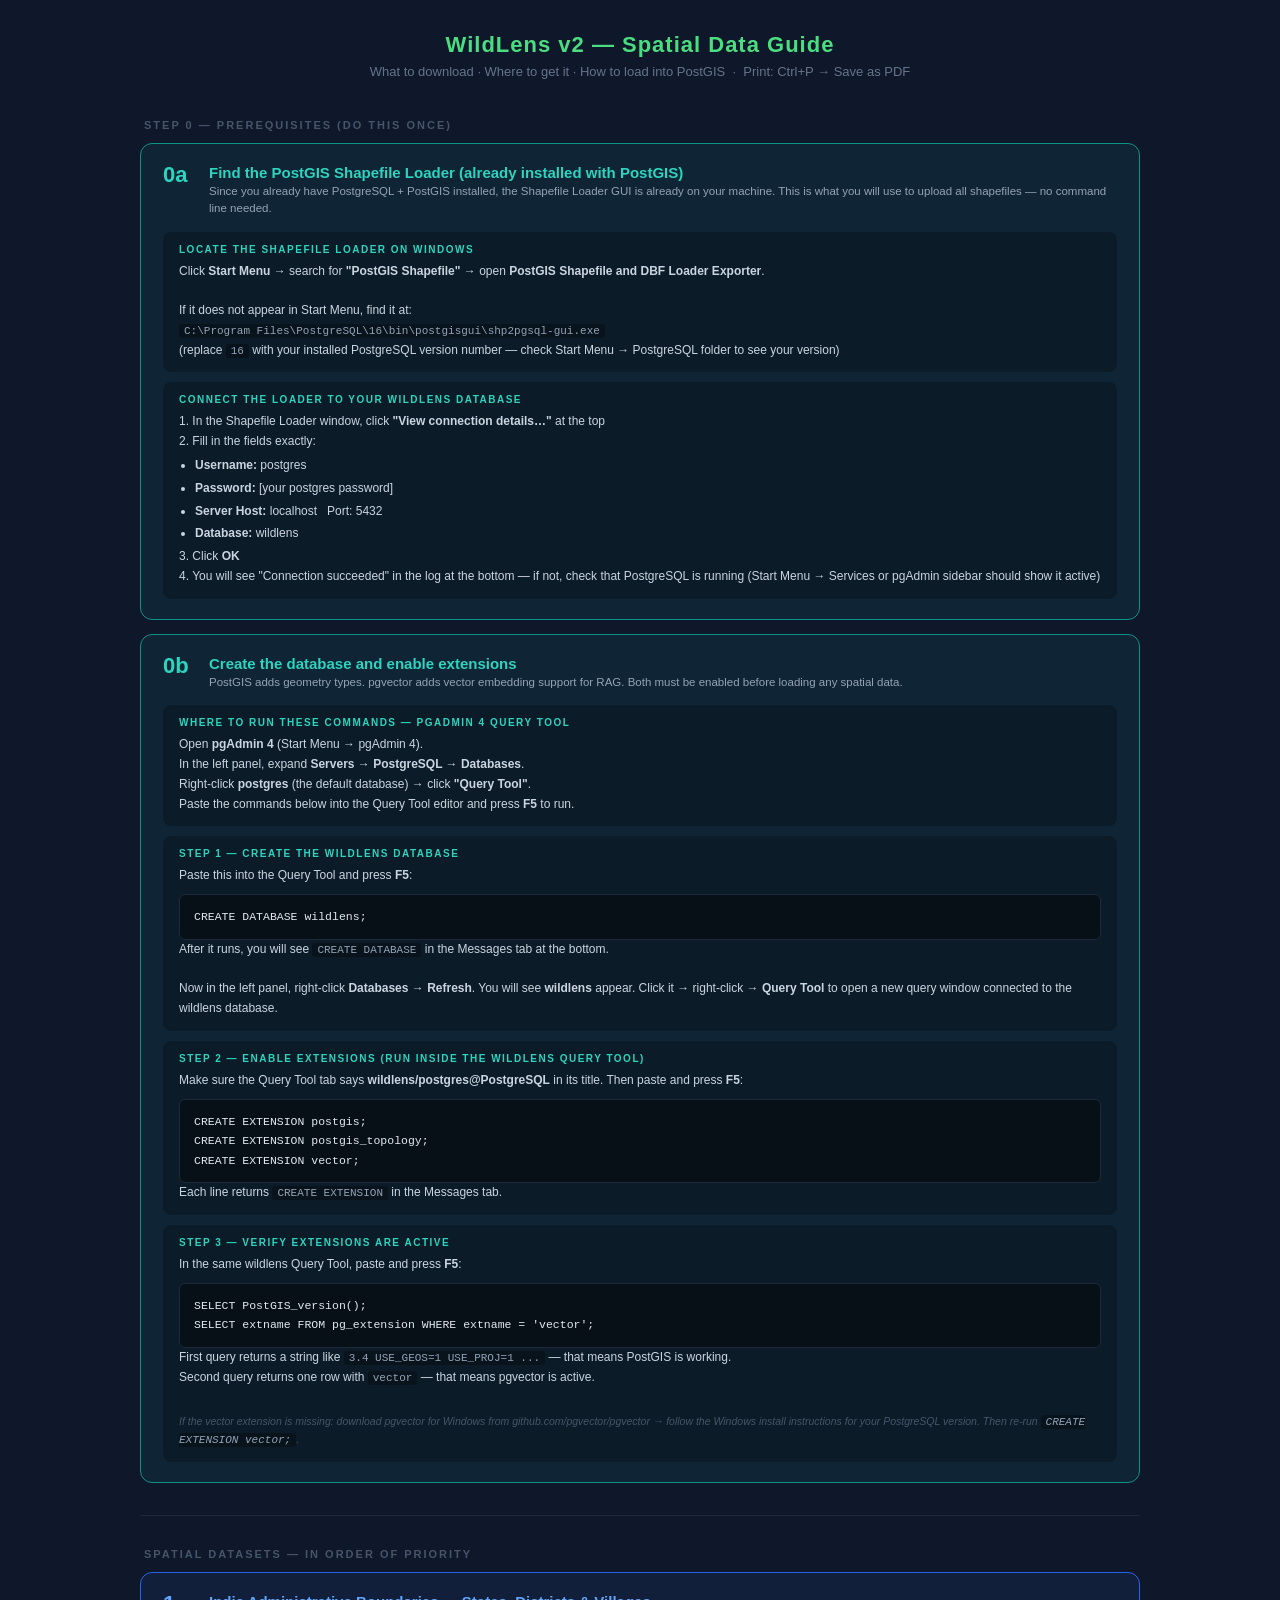
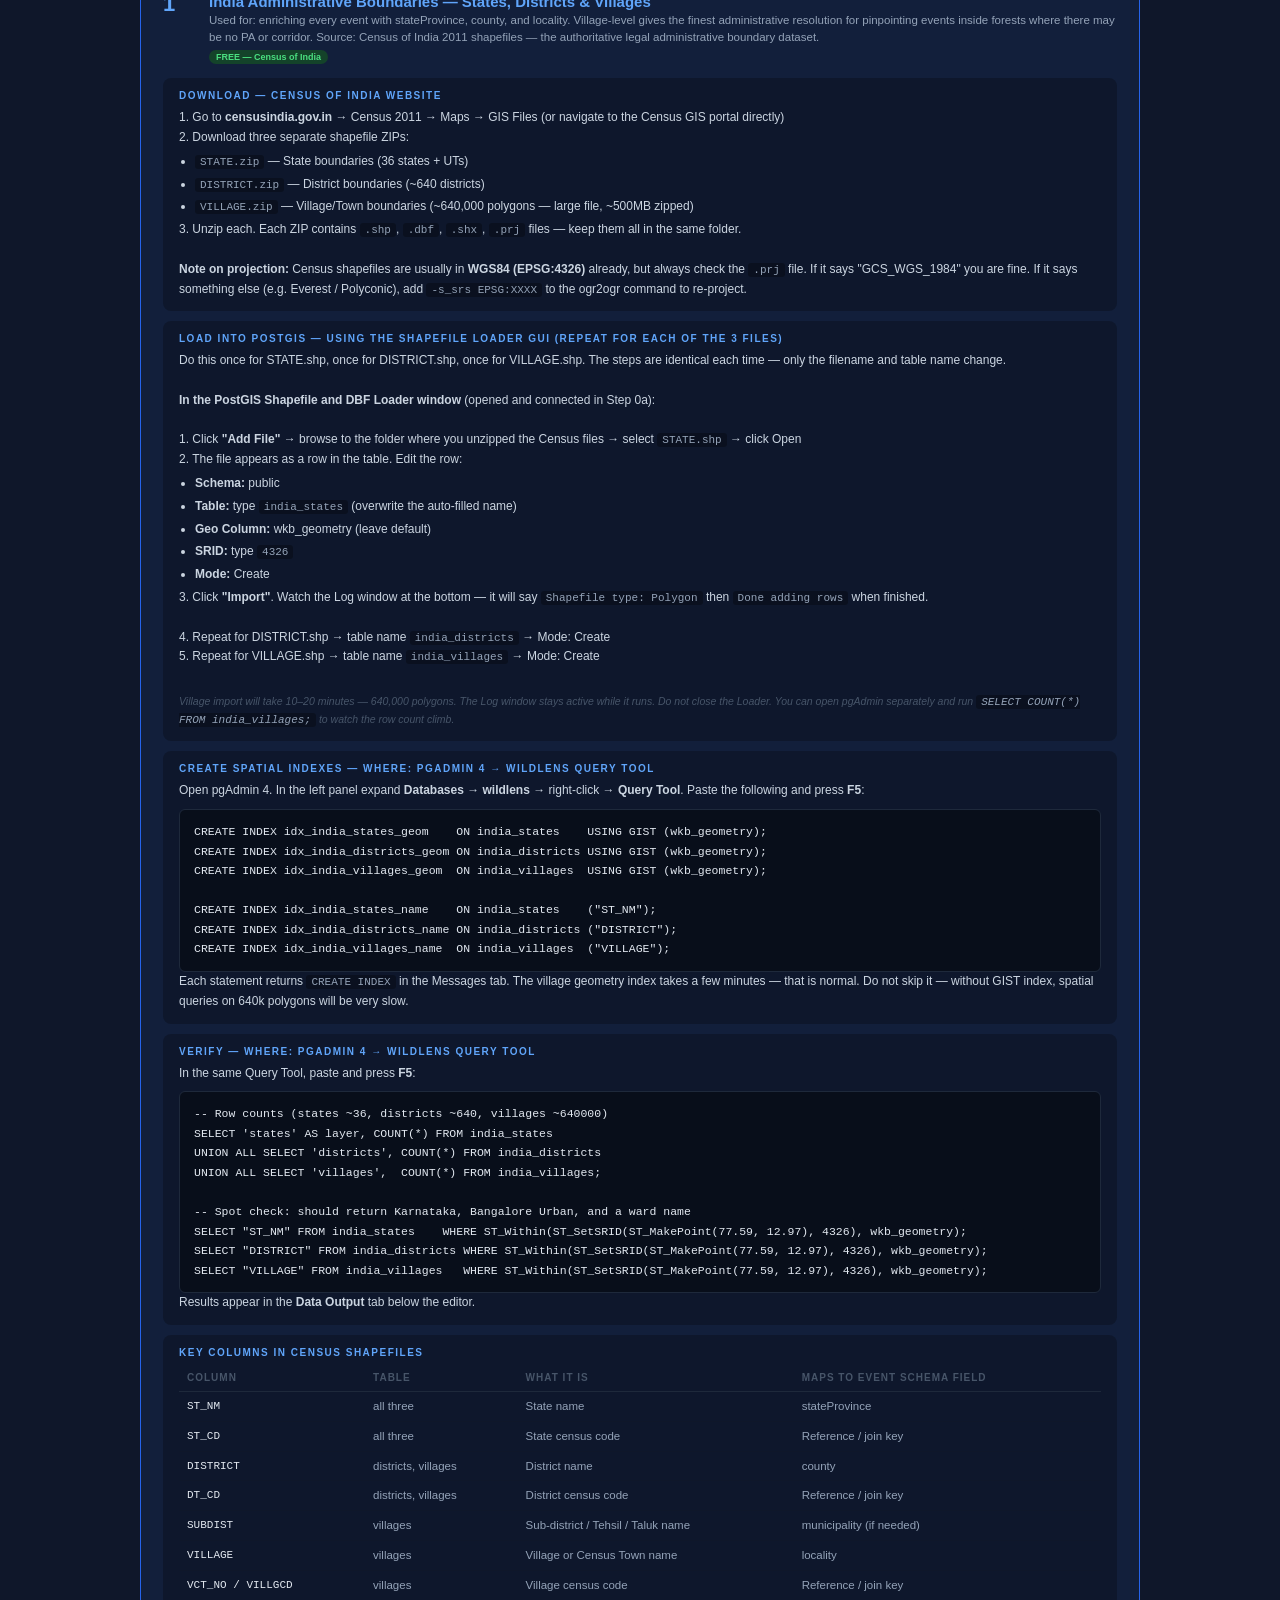
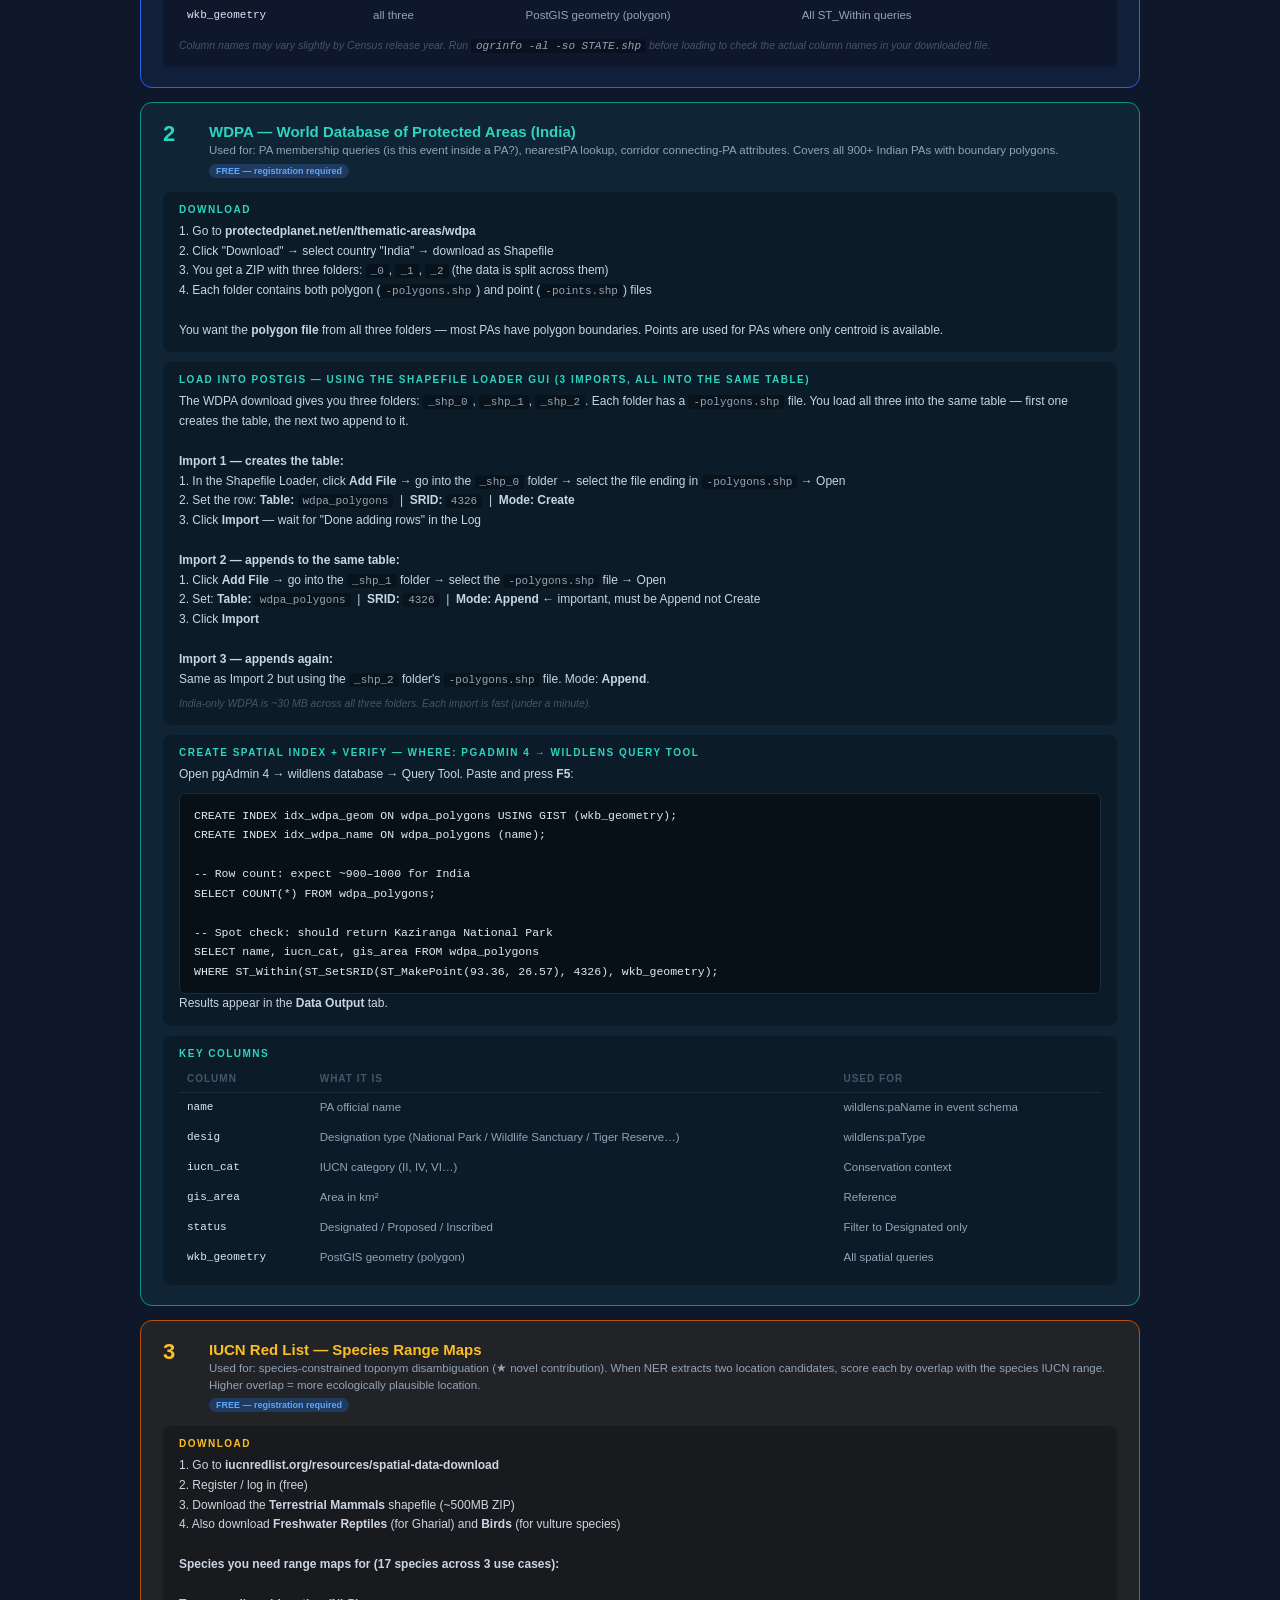
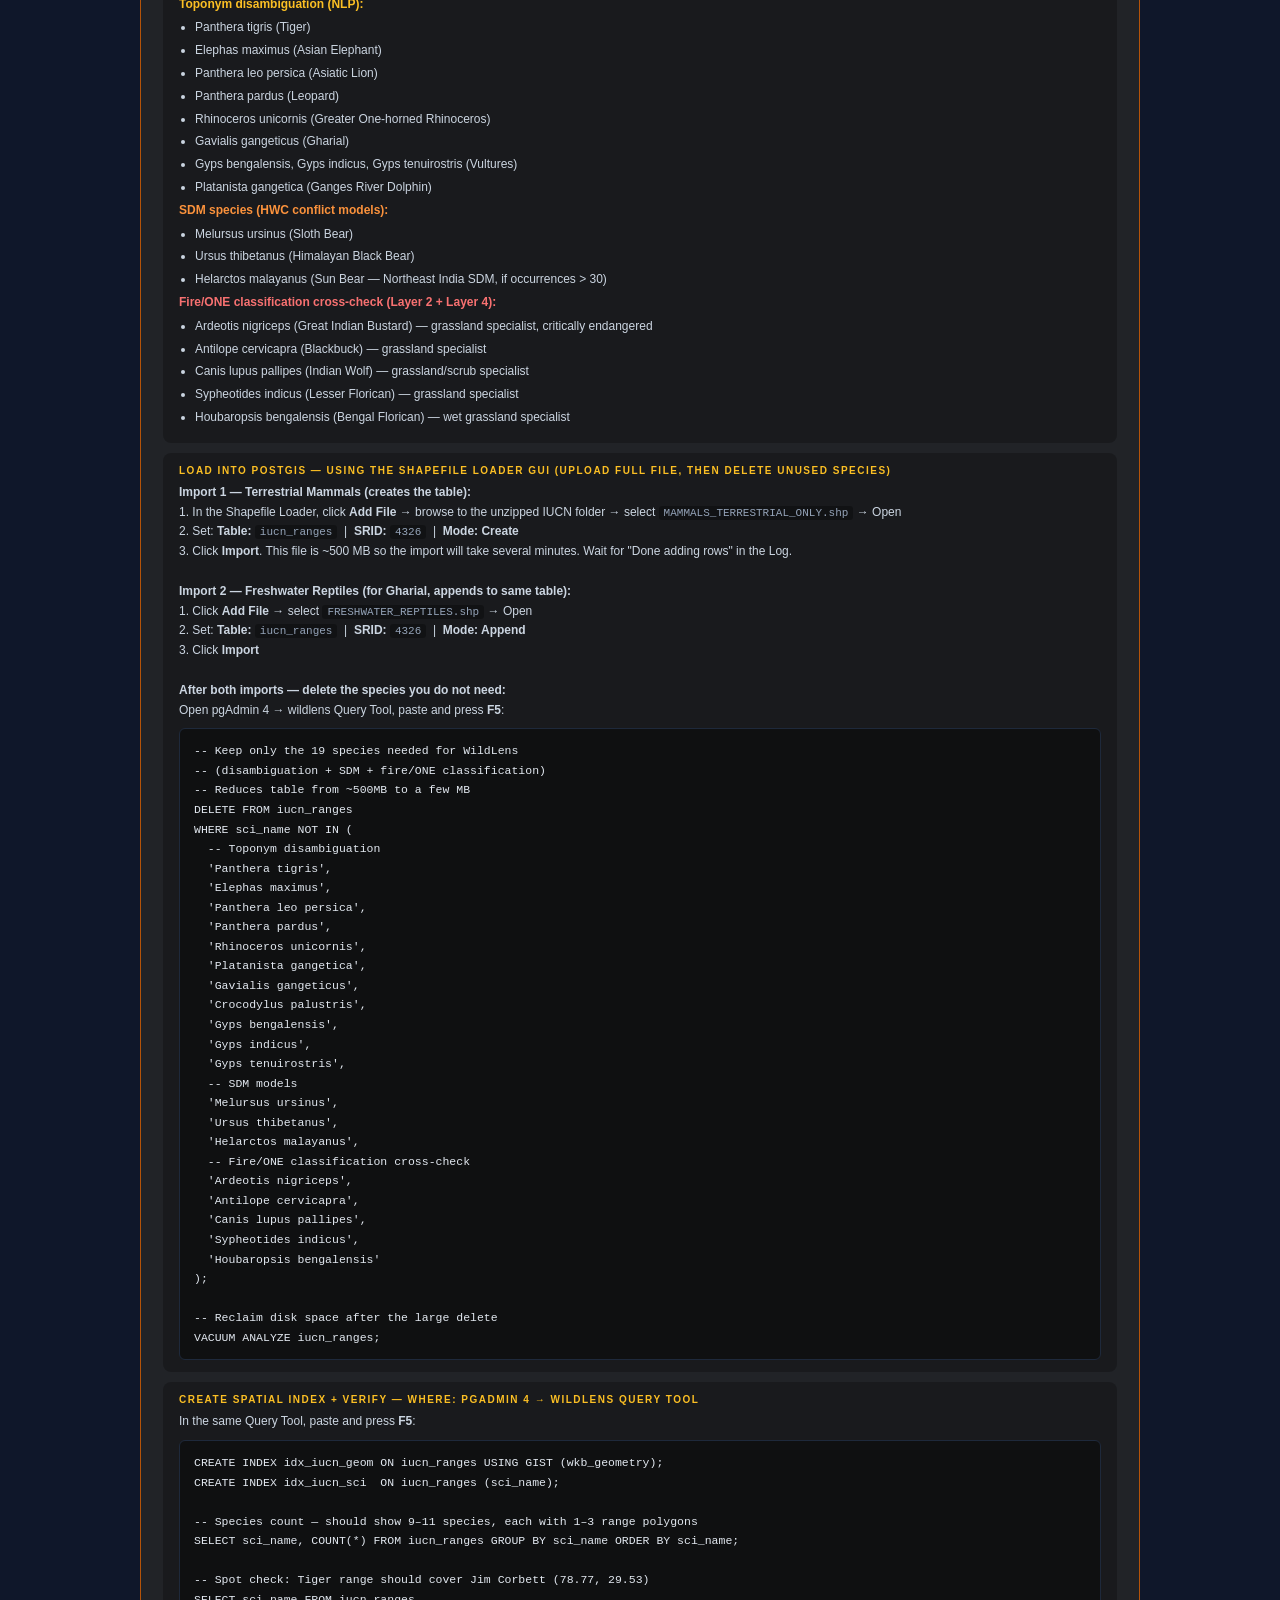
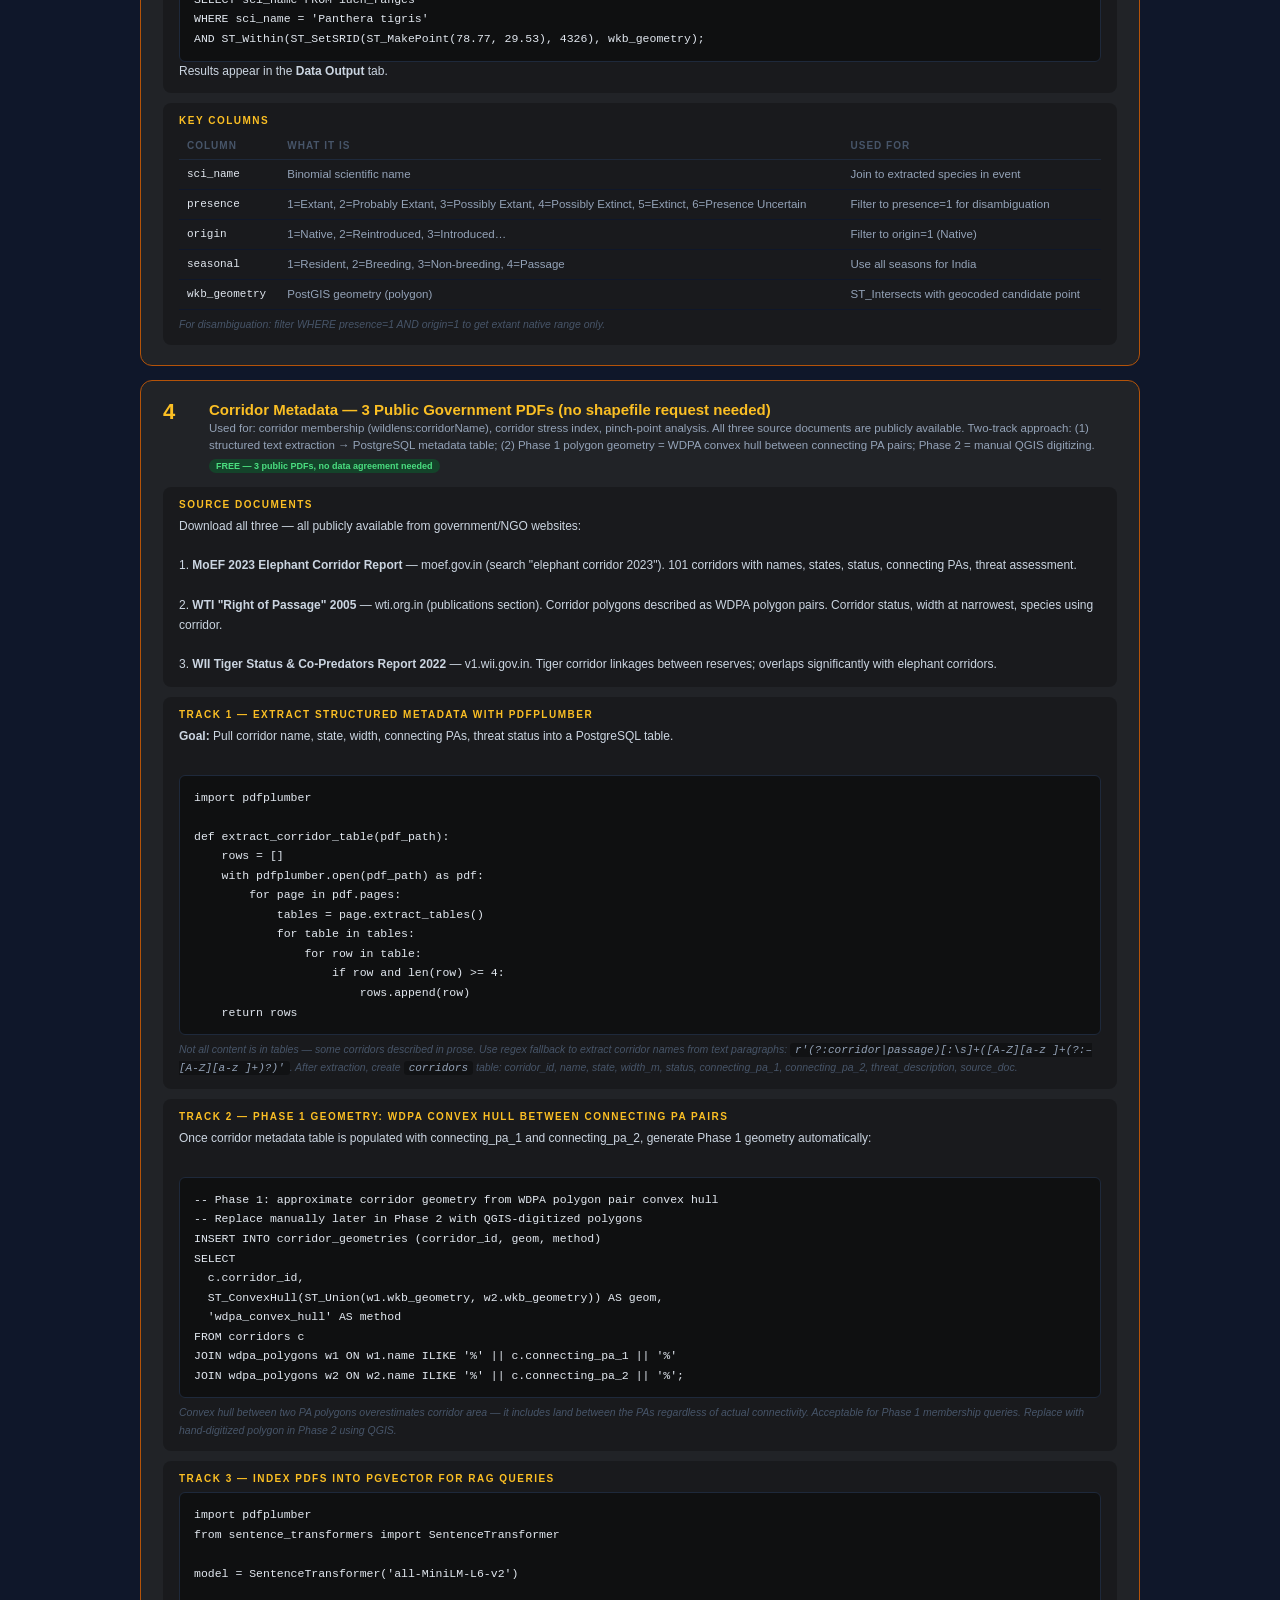
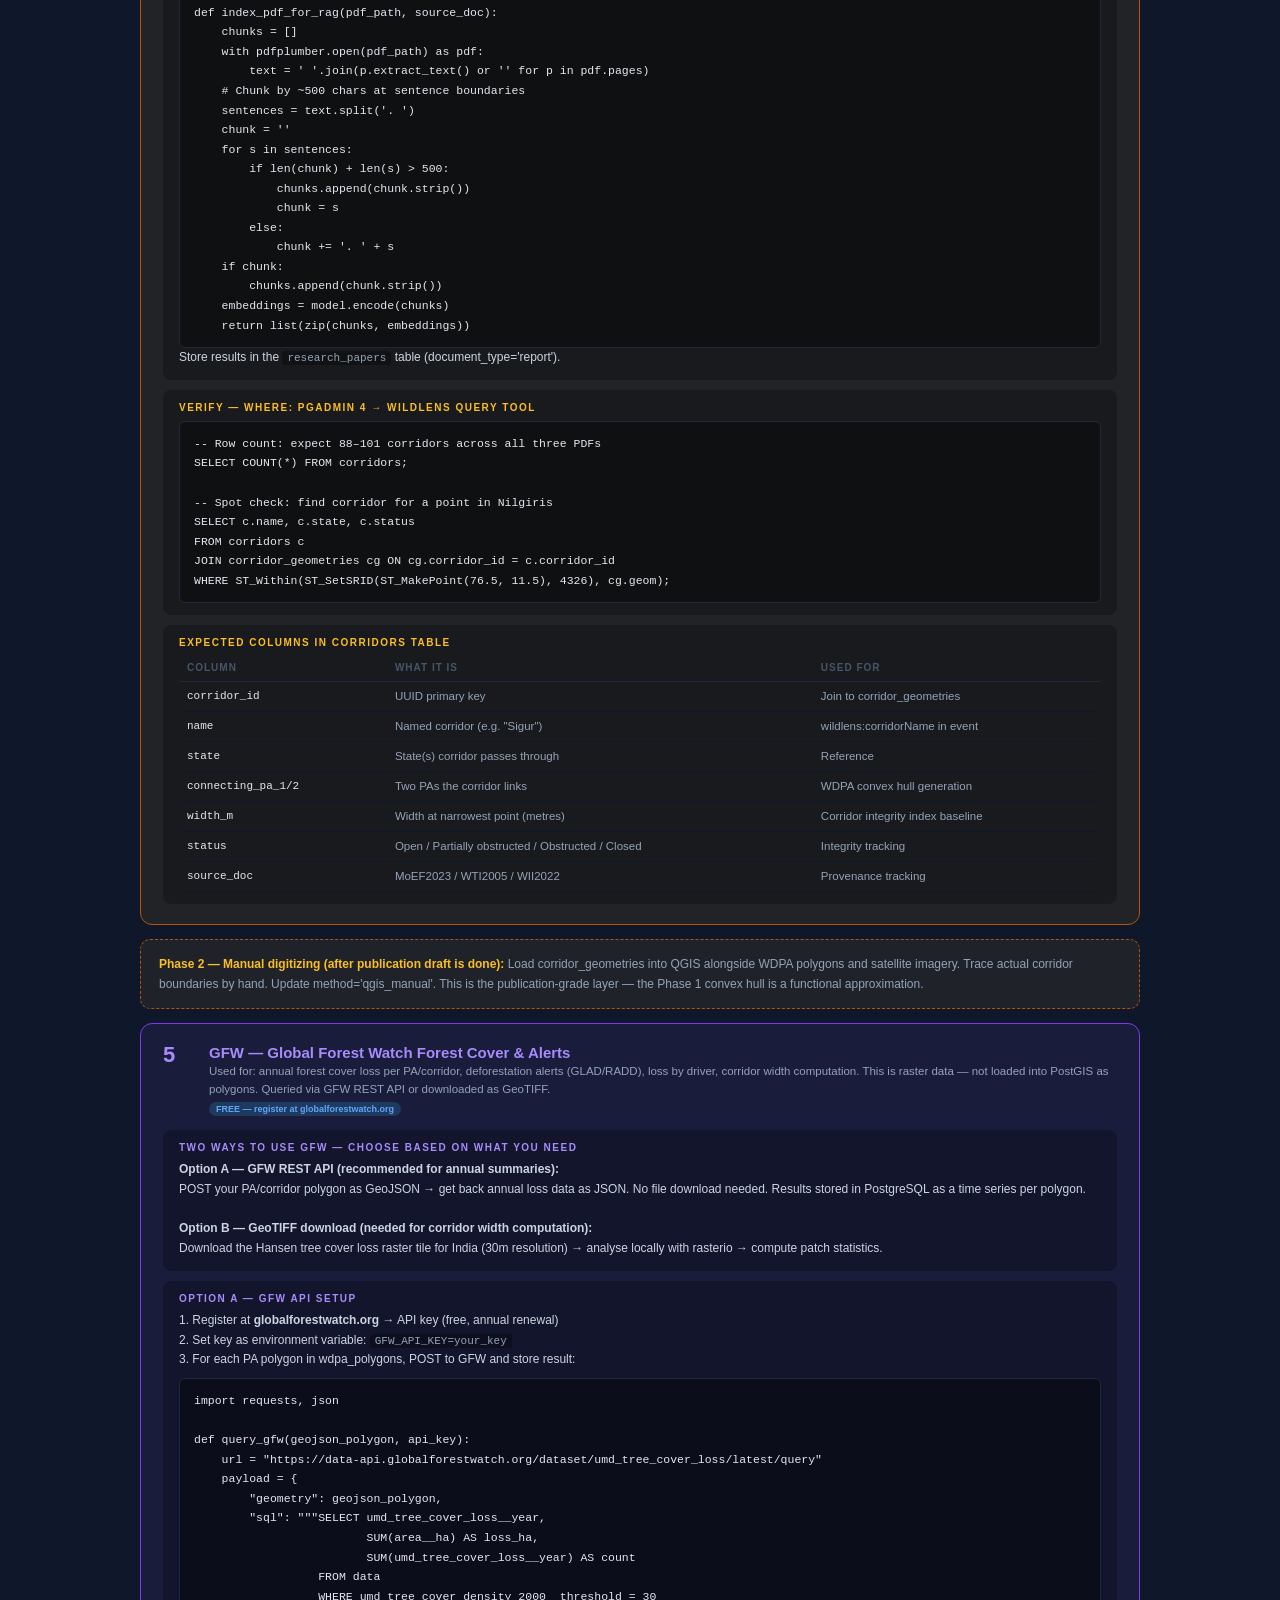
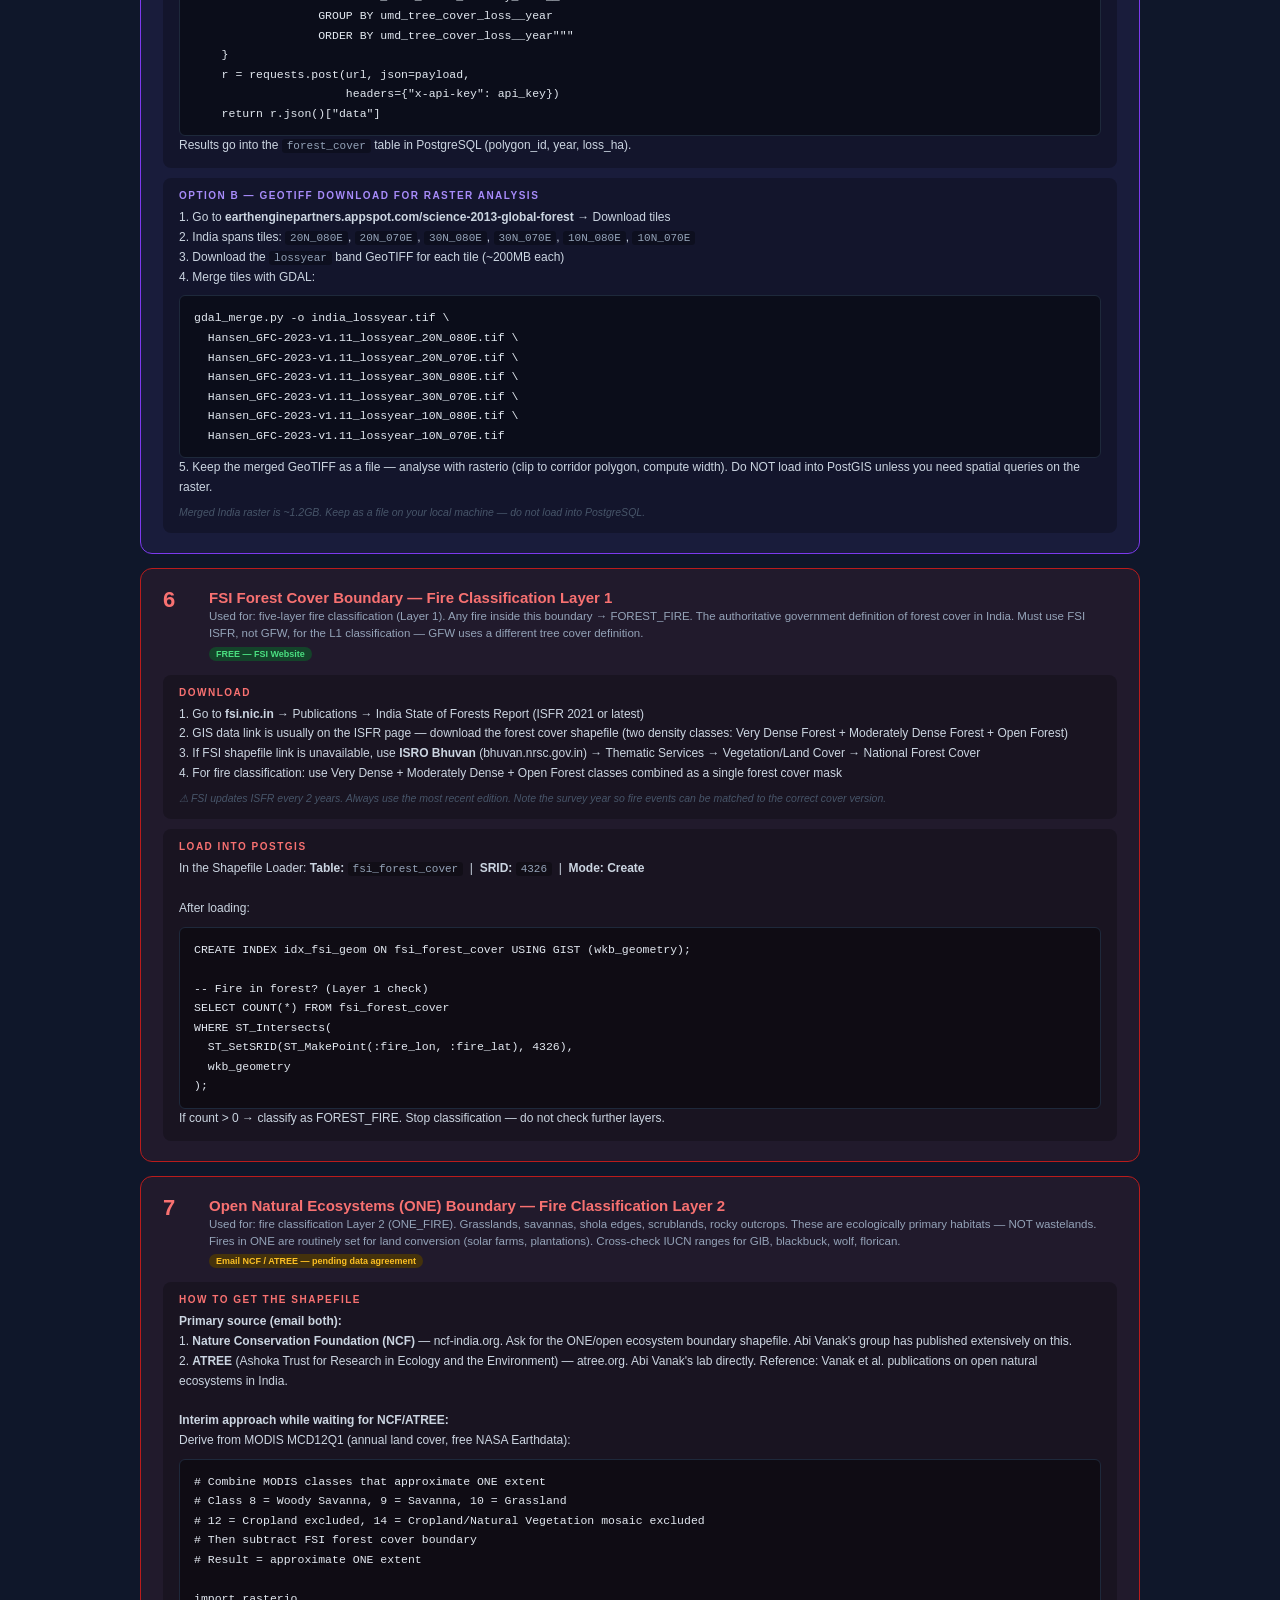
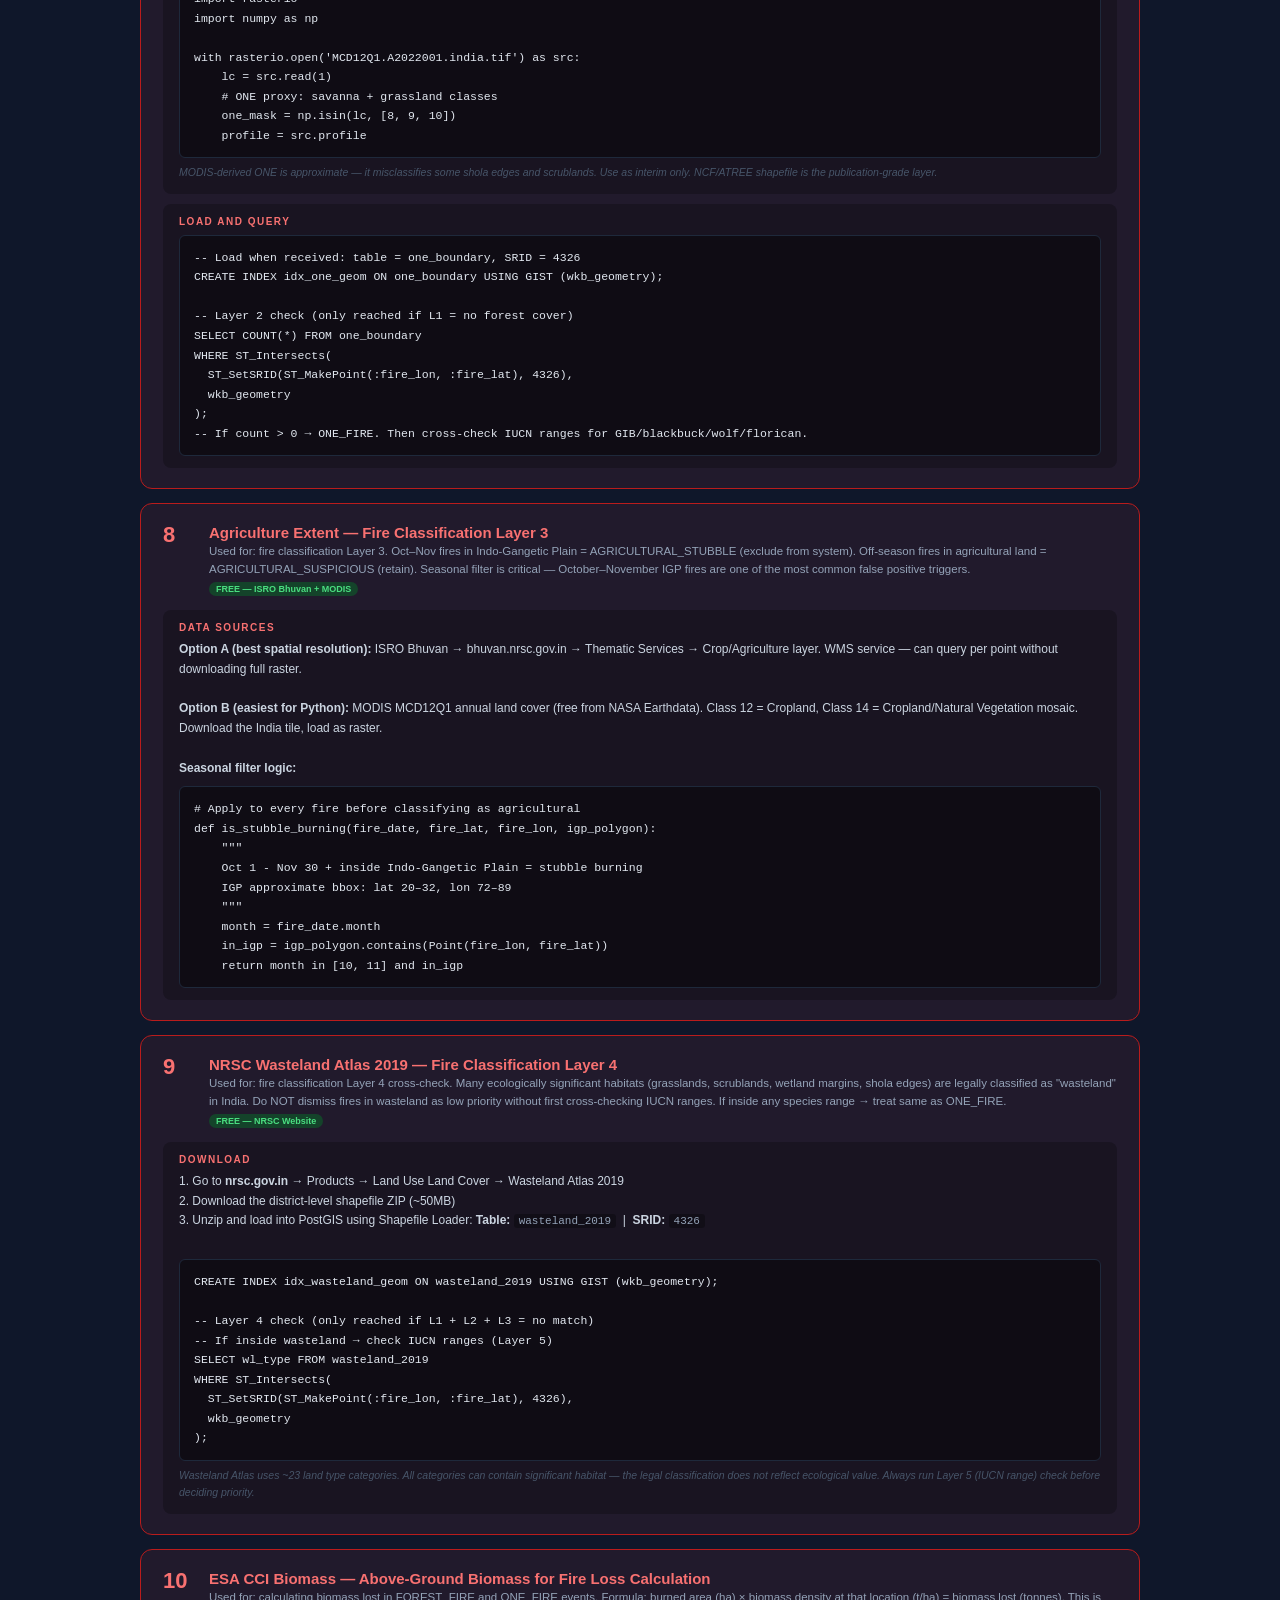
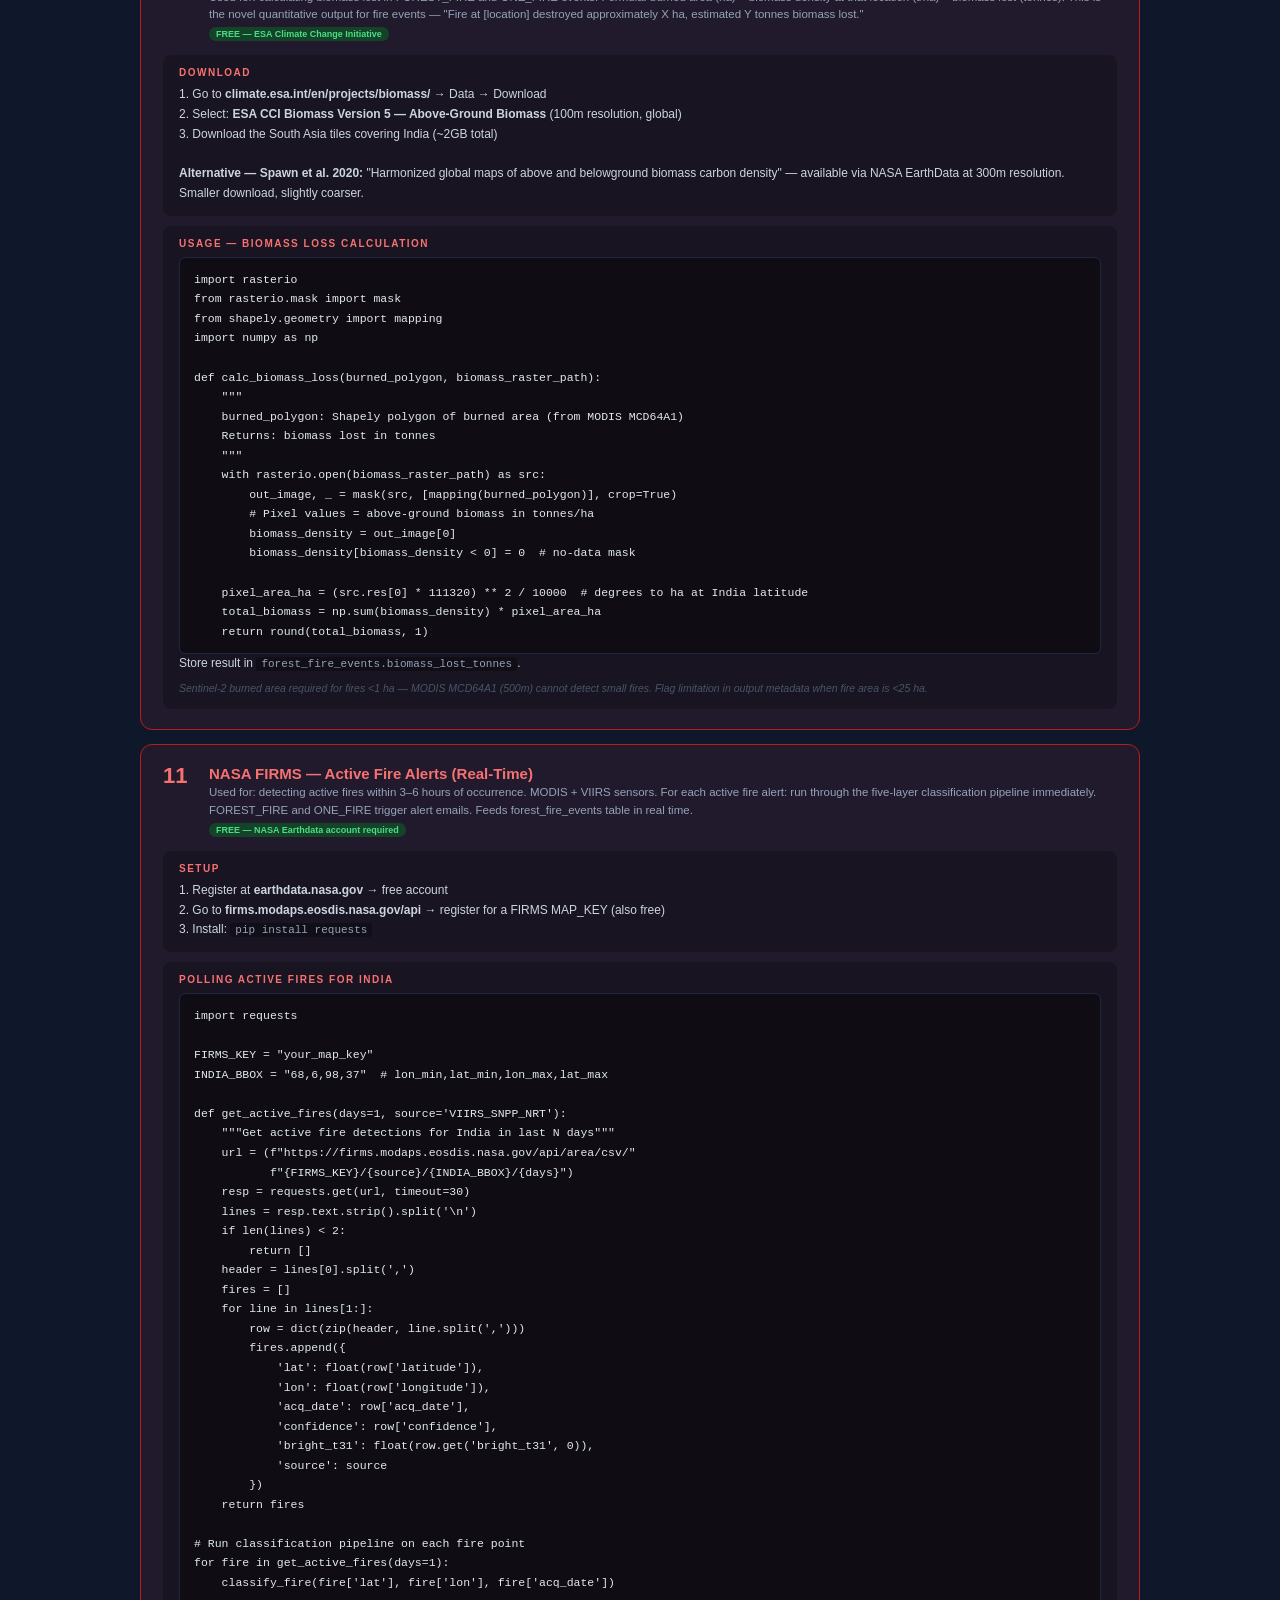
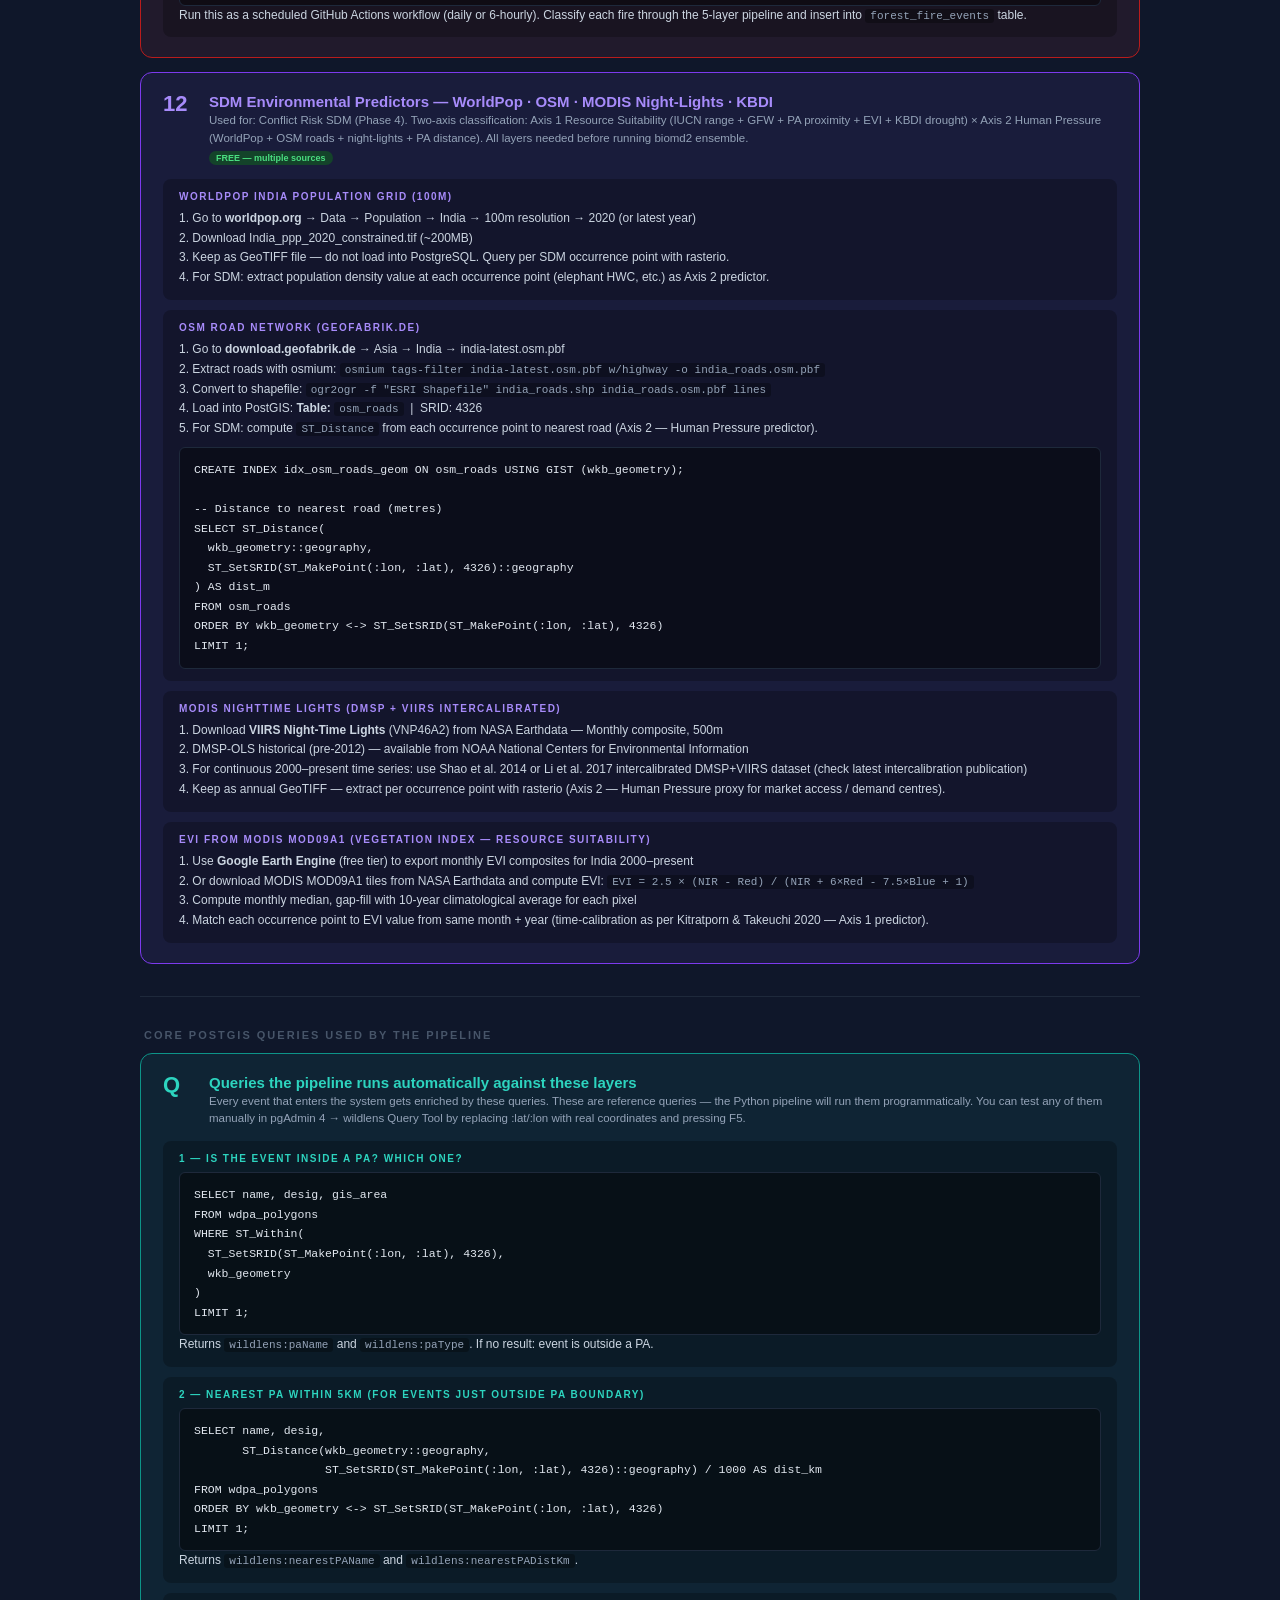
<file: docs/wildlens-v3-data-guide.html>
<!DOCTYPE html>
<html lang="en">
<head>
<meta charset="UTF-8">
<meta name="viewport" content="width=device-width, initial-scale=1.0">
<title>WildLens v2 — Spatial Data Guide</title>
<style>
  * { box-sizing: border-box; margin: 0; padding: 0; }
  body { font-family: 'Segoe UI', Arial, sans-serif; background: #0f172a; color: #e2e8f0; min-height: 100vh; padding: 32px 24px; }
  h1 { text-align: center; font-size: 22px; font-weight: 700; color: #4ade80; letter-spacing: 1px; margin-bottom: 6px; }
  .subtitle { text-align: center; font-size: 13px; color: #64748b; margin-bottom: 40px; }
  .page { max-width: 1000px; margin: 0 auto; }

  .section-label { font-size: 11px; font-weight: 700; letter-spacing: 2px; text-transform: uppercase; color: #475569; margin-bottom: 12px; padding-left: 4px; margin-top: 32px; }

  /* Dataset card */
  .dataset { border-radius: 12px; padding: 20px 22px; margin-bottom: 14px; }
  .dataset-header { display: flex; align-items: flex-start; gap: 14px; margin-bottom: 14px; }
  .dataset-num { font-size: 22px; font-weight: 800; min-width: 32px; line-height: 1; }
  .dataset-meta { flex: 1; }
  .dataset-name { font-size: 15px; font-weight: 700; margin-bottom: 2px; }
  .dataset-why { font-size: 11.5px; color: #94a3b8; line-height: 1.5; }

  /* Badges */
  .badge { display: inline-block; font-size: 9.5px; font-weight: 700; letter-spacing: 0.5px; padding: 2px 8px; border-radius: 20px; margin-right: 5px; margin-bottom: 4px; }
  .badge.green  { background: #14432a; color: #4ade80; }
  .badge.yellow { background: #44320c; color: #fbbf24; }
  .badge.red    { background: #4a1a1a; color: #f87171; }
  .badge.teal   { background: #0d2d2b; color: #2dd4bf; }
  .badge.purple { background: #2d1b69; color: #a78bfa; }
  .badge.blue   { background: #1e3a5f; color: #60a5fa; }
  .badge.grey   { background: #1e293b; color: #64748b; }

  /* Steps within a dataset */
  .steps { display: flex; flex-direction: column; gap: 10px; }
  .step { background: rgba(0,0,0,0.25); border-radius: 8px; padding: 12px 16px; }
  .step-label { font-size: 10px; font-weight: 700; letter-spacing: 1.5px; text-transform: uppercase; margin-bottom: 7px; }
  .step-body { font-size: 12px; line-height: 1.65; color: #cbd5e1; }
  .step-body a { color: #60a5fa; text-decoration: none; }
  .step-body ul { margin-left: 16px; margin-top: 4px; }
  .step-body li { margin-bottom: 3px; }

  /* Code blocks */
  code, pre { font-family: 'Consolas', 'Courier New', monospace; }
  pre { background: rgba(0,0,0,0.4); border: 1px solid #1e293b; border-radius: 6px; padding: 12px 14px; font-size: 11.5px; color: #e2e8f0; overflow-x: auto; margin-top: 8px; line-height: 1.7; white-space: pre; }
  code { background: rgba(0,0,0,0.3); padding: 1px 5px; border-radius: 3px; font-size: 11px; color: #94a3b8; }

  .inline-note { font-size: 10.5px; color: #475569; font-style: italic; margin-top: 6px; }

  /* Key columns table */
  .cols-table { width: 100%; border-collapse: collapse; margin-top: 8px; font-size: 11.5px; }
  .cols-table th { text-align: left; color: #475569; font-size: 10px; letter-spacing: 1px; text-transform: uppercase; padding: 4px 8px; border-bottom: 1px solid #1e293b; }
  .cols-table td { padding: 5px 8px; color: #94a3b8; border-bottom: 1px solid #0f172a; vertical-align: top; }
  .cols-table td:first-child { color: #e2e8f0; font-family: 'Consolas', monospace; font-size: 11px; }

  /* Status pills */
  .status { display: inline-block; font-size: 9px; font-weight: 700; padding: 2px 7px; border-radius: 20px; }
  .status.free    { background: #14432a; color: #4ade80; }
  .status.contact { background: #44320c; color: #fbbf24; }
  .status.register{ background: #1e3a5f; color: #60a5fa; }

  /* Colour themes for dataset cards */
  .c-teal   { background: rgba(20,184,166,0.08); border: 1.5px solid #0d9488; }
  .c-teal   .dataset-num, .c-teal .dataset-name { color: #2dd4bf; }
  .c-blue   { background: rgba(59,130,246,0.08); border: 1.5px solid #2563eb; }
  .c-blue   .dataset-num, .c-blue .dataset-name { color: #60a5fa; }
  .c-yellow { background: rgba(234,179,8,0.08); border: 1.5px solid #b45309; }
  .c-yellow .dataset-num, .c-yellow .dataset-name { color: #fbbf24; }
  .c-purple { background: rgba(139,92,246,0.08); border: 1.5px solid #7c3aed; }
  .c-purple .dataset-num, .c-purple .dataset-name { color: #a78bfa; }
  .c-red    { background: rgba(239,68,68,0.08); border: 1.5px solid #b91c1c; }
  .c-red    .dataset-num, .c-red .dataset-name { color: #f87171; }

  .sep { height: 1px; background: #1e293b; margin: 32px 0; }

  @media print {
    body { background: white; color: #111; }
    pre, code { background: #f1f5f9; color: #333; border-color: #ccc; }
    .step, .dataset { border-color: #ccc !important; background: #f8fafc !important; }
    h1 { color: #166534; }
  }
</style>
</head>
<body>

<h1>WildLens v2 — Spatial Data Guide</h1>
<p class="subtitle">What to download · Where to get it · How to load into PostGIS &nbsp;·&nbsp; Print: Ctrl+P → Save as PDF</p>

<div class="page">

  <!-- ── PREREQUISITES ─────────────────────────────────────────────────── -->
  <div class="section-label">Step 0 — Prerequisites (Do This Once)</div>

  <div class="dataset c-teal">
    <div class="dataset-header">
      <div class="dataset-num">0a</div>
      <div class="dataset-meta">
        <div class="dataset-name">Find the PostGIS Shapefile Loader (already installed with PostGIS)</div>
        <div class="dataset-why">Since you already have PostgreSQL + PostGIS installed, the Shapefile Loader GUI is already on your machine. This is what you will use to upload all shapefiles — no command line needed.</div>
      </div>
    </div>
    <div class="steps">
      <div class="step">
        <div class="step-label" style="color:#2dd4bf;">Locate the Shapefile Loader on Windows</div>
        <div class="step-body">
          Click <strong>Start Menu</strong> → search for <strong>"PostGIS Shapefile"</strong> → open <strong>PostGIS Shapefile and DBF Loader Exporter</strong>.<br><br>
          If it does not appear in Start Menu, find it at:<br>
          <code>C:\Program Files\PostgreSQL\16\bin\postgisgui\shp2pgsql-gui.exe</code><br>
          (replace <code>16</code> with your installed PostgreSQL version number — check Start Menu → PostgreSQL folder to see your version)
        </div>
      </div>
      <div class="step">
        <div class="step-label" style="color:#2dd4bf;">Connect the Loader to your wildlens database</div>
        <div class="step-body">
          1. In the Shapefile Loader window, click <strong>"View connection details…"</strong> at the top<br>
          2. Fill in the fields exactly:
          <ul>
            <li><strong>Username:</strong> postgres</li>
            <li><strong>Password:</strong> [your postgres password]</li>
            <li><strong>Server Host:</strong> localhost &nbsp; Port: 5432</li>
            <li><strong>Database:</strong> wildlens</li>
          </ul>
          3. Click <strong>OK</strong><br>
          4. You will see "Connection succeeded" in the log at the bottom — if not, check that PostgreSQL is running (Start Menu → Services or pgAdmin sidebar should show it active)
        </div>
      </div>
    </div>
  </div>

  <div class="dataset c-teal">
    <div class="dataset-header">
      <div class="dataset-num">0b</div>
      <div class="dataset-meta">
        <div class="dataset-name">Create the database and enable extensions</div>
        <div class="dataset-why">PostGIS adds geometry types. pgvector adds vector embedding support for RAG. Both must be enabled before loading any spatial data.</div>
      </div>
    </div>
    <div class="steps">
      <div class="step">
        <div class="step-label" style="color:#2dd4bf;">Where to run these commands — pgAdmin 4 Query Tool</div>
        <div class="step-body">
          Open <strong>pgAdmin 4</strong> (Start Menu → pgAdmin 4).<br>
          In the left panel, expand <strong>Servers → PostgreSQL → Databases</strong>.<br>
          Right-click <strong>postgres</strong> (the default database) → click <strong>"Query Tool"</strong>.<br>
          Paste the commands below into the Query Tool editor and press <strong>F5</strong> to run.
        </div>
      </div>
      <div class="step">
        <div class="step-label" style="color:#2dd4bf;">Step 1 — Create the wildlens database</div>
        <div class="step-body">
          Paste this into the Query Tool and press <strong>F5</strong>:
<pre>CREATE DATABASE wildlens;</pre>
          After it runs, you will see <code>CREATE DATABASE</code> in the Messages tab at the bottom.<br><br>
          Now in the left panel, right-click <strong>Databases</strong> → <strong>Refresh</strong>. You will see <strong>wildlens</strong> appear. Click it → right-click → <strong>Query Tool</strong> to open a new query window connected to the wildlens database.
        </div>
      </div>
      <div class="step">
        <div class="step-label" style="color:#2dd4bf;">Step 2 — Enable extensions (run inside the wildlens Query Tool)</div>
        <div class="step-body">
          Make sure the Query Tool tab says <strong>wildlens/postgres@PostgreSQL</strong> in its title. Then paste and press <strong>F5</strong>:
<pre>CREATE EXTENSION postgis;
CREATE EXTENSION postgis_topology;
CREATE EXTENSION vector;</pre>
          Each line returns <code>CREATE EXTENSION</code> in the Messages tab.
        </div>
      </div>
      <div class="step">
        <div class="step-label" style="color:#2dd4bf;">Step 3 — Verify extensions are active</div>
        <div class="step-body">
          In the same wildlens Query Tool, paste and press <strong>F5</strong>:
<pre>SELECT PostGIS_version();
SELECT extname FROM pg_extension WHERE extname = 'vector';</pre>
          First query returns a string like <code>3.4 USE_GEOS=1 USE_PROJ=1 ...</code> — that means PostGIS is working.<br>
          Second query returns one row with <code>vector</code> — that means pgvector is active.<br><br>
          <div class="inline-note">If the vector extension is missing: download pgvector for Windows from github.com/pgvector/pgvector → follow the Windows install instructions for your PostgreSQL version. Then re-run <code>CREATE EXTENSION vector;</code>.</div>
        </div>
      </div>
    </div>
  </div>

  <div class="sep"></div>

  <!-- ── DATASETS ──────────────────────────────────────────────────────── -->
  <div class="section-label">Spatial Datasets — In Order of Priority</div>

  <!-- 1. India Admin Boundaries -->
  <div class="dataset c-blue">
    <div class="dataset-header">
      <div class="dataset-num">1</div>
      <div class="dataset-meta">
        <div class="dataset-name">India Administrative Boundaries — States, Districts &amp; Villages</div>
        <div class="dataset-why">Used for: enriching every event with stateProvince, county, and locality. Village-level gives the finest administrative resolution for pinpointing events inside forests where there may be no PA or corridor. Source: Census of India 2011 shapefiles — the authoritative legal administrative boundary dataset.</div>
        <span class="status free">FREE — Census of India</span>
      </div>
    </div>
    <div class="steps">
      <div class="step">
        <div class="step-label" style="color:#60a5fa;">Download — Census of India website</div>
        <div class="step-body">
          1. Go to <strong>censusindia.gov.in</strong> → Census 2011 → Maps → GIS Files (or navigate to the Census GIS portal directly)<br>
          2. Download three separate shapefile ZIPs:
          <ul>
            <li><code>STATE.zip</code> — State boundaries (36 states + UTs)</li>
            <li><code>DISTRICT.zip</code> — District boundaries (~640 districts)</li>
            <li><code>VILLAGE.zip</code> — Village/Town boundaries (~640,000 polygons — large file, ~500MB zipped)</li>
          </ul>
          3. Unzip each. Each ZIP contains <code>.shp</code>, <code>.dbf</code>, <code>.shx</code>, <code>.prj</code> files — keep them all in the same folder.<br><br>
          <strong>Note on projection:</strong> Census shapefiles are usually in <strong>WGS84 (EPSG:4326)</strong> already, but always check the <code>.prj</code> file. If it says "GCS_WGS_1984" you are fine. If it says something else (e.g. Everest / Polyconic), add <code>-s_srs EPSG:XXXX</code> to the ogr2ogr command to re-project.
        </div>
      </div>
      <div class="step">
        <div class="step-label" style="color:#60a5fa;">Load into PostGIS — using the Shapefile Loader GUI (repeat for each of the 3 files)</div>
        <div class="step-body">
          Do this once for STATE.shp, once for DISTRICT.shp, once for VILLAGE.shp. The steps are identical each time — only the filename and table name change.<br><br>
          <strong>In the PostGIS Shapefile and DBF Loader window</strong> (opened and connected in Step 0a):<br><br>
          1. Click <strong>"Add File"</strong> → browse to the folder where you unzipped the Census files → select <code>STATE.shp</code> → click Open<br>
          2. The file appears as a row in the table. Edit the row:
          <ul>
            <li><strong>Schema:</strong> public</li>
            <li><strong>Table:</strong> type <code>india_states</code> (overwrite the auto-filled name)</li>
            <li><strong>Geo Column:</strong> wkb_geometry (leave default)</li>
            <li><strong>SRID:</strong> type <code>4326</code></li>
            <li><strong>Mode:</strong> Create</li>
          </ul>
          3. Click <strong>"Import"</strong>. Watch the Log window at the bottom — it will say <code>Shapefile type: Polygon</code> then <code>Done adding rows</code> when finished.<br><br>
          4. Repeat for DISTRICT.shp → table name <code>india_districts</code> → Mode: Create<br>
          5. Repeat for VILLAGE.shp → table name <code>india_villages</code> → Mode: Create<br><br>
          <div class="inline-note">Village import will take 10–20 minutes — 640,000 polygons. The Log window stays active while it runs. Do not close the Loader. You can open pgAdmin separately and run <code>SELECT COUNT(*) FROM india_villages;</code> to watch the row count climb.</div>
        </div>
      </div>
      <div class="step">
        <div class="step-label" style="color:#60a5fa;">Create spatial indexes — WHERE: pgAdmin 4 → wildlens Query Tool</div>
        <div class="step-body">
          Open pgAdmin 4. In the left panel expand <strong>Databases → wildlens</strong> → right-click → <strong>Query Tool</strong>. Paste the following and press <strong>F5</strong>:
<pre>CREATE INDEX idx_india_states_geom    ON india_states    USING GIST (wkb_geometry);
CREATE INDEX idx_india_districts_geom ON india_districts USING GIST (wkb_geometry);
CREATE INDEX idx_india_villages_geom  ON india_villages  USING GIST (wkb_geometry);

CREATE INDEX idx_india_states_name    ON india_states    ("ST_NM");
CREATE INDEX idx_india_districts_name ON india_districts ("DISTRICT");
CREATE INDEX idx_india_villages_name  ON india_villages  ("VILLAGE");</pre>
          Each statement returns <code>CREATE INDEX</code> in the Messages tab. The village geometry index takes a few minutes — that is normal. Do not skip it — without GIST index, spatial queries on 640k polygons will be very slow.
        </div>
      </div>
      <div class="step">
        <div class="step-label" style="color:#60a5fa;">Verify — WHERE: pgAdmin 4 → wildlens Query Tool</div>
        <div class="step-body">
          In the same Query Tool, paste and press <strong>F5</strong>:
<pre>-- Row counts (states ~36, districts ~640, villages ~640000)
SELECT 'states' AS layer, COUNT(*) FROM india_states
UNION ALL SELECT 'districts', COUNT(*) FROM india_districts
UNION ALL SELECT 'villages',  COUNT(*) FROM india_villages;

-- Spot check: should return Karnataka, Bangalore Urban, and a ward name
SELECT "ST_NM" FROM india_states    WHERE ST_Within(ST_SetSRID(ST_MakePoint(77.59, 12.97), 4326), wkb_geometry);
SELECT "DISTRICT" FROM india_districts WHERE ST_Within(ST_SetSRID(ST_MakePoint(77.59, 12.97), 4326), wkb_geometry);
SELECT "VILLAGE" FROM india_villages   WHERE ST_Within(ST_SetSRID(ST_MakePoint(77.59, 12.97), 4326), wkb_geometry);</pre>
          Results appear in the <strong>Data Output</strong> tab below the editor.
        </div>
      </div>
      <div class="step">
        <div class="step-label" style="color:#60a5fa;">Key columns in Census shapefiles</div>
        <div class="step-body">
          <table class="cols-table">
            <tr><th>Column</th><th>Table</th><th>What it is</th><th>Maps to event schema field</th></tr>
            <tr><td>ST_NM</td><td>all three</td><td>State name</td><td>stateProvince</td></tr>
            <tr><td>ST_CD</td><td>all three</td><td>State census code</td><td>Reference / join key</td></tr>
            <tr><td>DISTRICT</td><td>districts, villages</td><td>District name</td><td>county</td></tr>
            <tr><td>DT_CD</td><td>districts, villages</td><td>District census code</td><td>Reference / join key</td></tr>
            <tr><td>SUBDIST</td><td>villages</td><td>Sub-district / Tehsil / Taluk name</td><td>municipality (if needed)</td></tr>
            <tr><td>VILLAGE</td><td>villages</td><td>Village or Census Town name</td><td>locality</td></tr>
            <tr><td>VCT_NO / VILLGCD</td><td>villages</td><td>Village census code</td><td>Reference / join key</td></tr>
            <tr><td>wkb_geometry</td><td>all three</td><td>PostGIS geometry (polygon)</td><td>All ST_Within queries</td></tr>
          </table>
          <div class="inline-note">Column names may vary slightly by Census release year. Run <code>ogrinfo -al -so STATE.shp</code> before loading to check the actual column names in your downloaded file.</div>
        </div>
      </div>
    </div>
  </div>

  <!-- 2. WDPA -->
  <div class="dataset c-teal">
    <div class="dataset-header">
      <div class="dataset-num">2</div>
      <div class="dataset-meta">
        <div class="dataset-name">WDPA — World Database of Protected Areas (India)</div>
        <div class="dataset-why">Used for: PA membership queries (is this event inside a PA?), nearestPA lookup, corridor connecting-PA attributes. Covers all 900+ Indian PAs with boundary polygons.</div>
        <span class="status register">FREE — registration required</span>
      </div>
    </div>
    <div class="steps">
      <div class="step">
        <div class="step-label" style="color:#2dd4bf;">Download</div>
        <div class="step-body">
          1. Go to <strong>protectedplanet.net/en/thematic-areas/wdpa</strong><br>
          2. Click "Download" → select country "India" → download as Shapefile<br>
          3. You get a ZIP with three folders: <code>_0</code>, <code>_1</code>, <code>_2</code> (the data is split across them)<br>
          4. Each folder contains both polygon (<code>-polygons.shp</code>) and point (<code>-points.shp</code>) files<br><br>
          You want the <strong>polygon file</strong> from all three folders — most PAs have polygon boundaries. Points are used for PAs where only centroid is available.
        </div>
      </div>
      <div class="step">
        <div class="step-label" style="color:#2dd4bf;">Load into PostGIS — using the Shapefile Loader GUI (3 imports, all into the same table)</div>
        <div class="step-body">
          The WDPA download gives you three folders: <code>_shp_0</code>, <code>_shp_1</code>, <code>_shp_2</code>. Each folder has a <code>-polygons.shp</code> file. You load all three into the same table — first one creates the table, the next two append to it.<br><br>
          <strong>Import 1 — creates the table:</strong><br>
          1. In the Shapefile Loader, click <strong>Add File</strong> → go into the <code>_shp_0</code> folder → select the file ending in <code>-polygons.shp</code> → Open<br>
          2. Set the row: <strong>Table:</strong> <code>wdpa_polygons</code> &nbsp;|&nbsp; <strong>SRID:</strong> <code>4326</code> &nbsp;|&nbsp; <strong>Mode: Create</strong><br>
          3. Click <strong>Import</strong> — wait for "Done adding rows" in the Log<br><br>
          <strong>Import 2 — appends to the same table:</strong><br>
          1. Click <strong>Add File</strong> → go into the <code>_shp_1</code> folder → select the <code>-polygons.shp</code> file → Open<br>
          2. Set: <strong>Table:</strong> <code>wdpa_polygons</code> &nbsp;|&nbsp; <strong>SRID:</strong> <code>4326</code> &nbsp;|&nbsp; <strong>Mode: Append</strong> ← important, must be Append not Create<br>
          3. Click <strong>Import</strong><br><br>
          <strong>Import 3 — appends again:</strong><br>
          Same as Import 2 but using the <code>_shp_2</code> folder's <code>-polygons.shp</code> file. Mode: <strong>Append</strong>.
          <div class="inline-note">India-only WDPA is ~30 MB across all three folders. Each import is fast (under a minute).</div>
        </div>
      </div>
      <div class="step">
        <div class="step-label" style="color:#2dd4bf;">Create spatial index + verify — WHERE: pgAdmin 4 → wildlens Query Tool</div>
        <div class="step-body">
          Open pgAdmin 4 → wildlens database → Query Tool. Paste and press <strong>F5</strong>:
<pre>CREATE INDEX idx_wdpa_geom ON wdpa_polygons USING GIST (wkb_geometry);
CREATE INDEX idx_wdpa_name ON wdpa_polygons (name);

-- Row count: expect ~900–1000 for India
SELECT COUNT(*) FROM wdpa_polygons;

-- Spot check: should return Kaziranga National Park
SELECT name, iucn_cat, gis_area FROM wdpa_polygons
WHERE ST_Within(ST_SetSRID(ST_MakePoint(93.36, 26.57), 4326), wkb_geometry);</pre>
          Results appear in the <strong>Data Output</strong> tab.
        </div>
      </div>
      <div class="step">
        <div class="step-label" style="color:#2dd4bf;">Key columns</div>
        <div class="step-body">
          <table class="cols-table">
            <tr><th>Column</th><th>What it is</th><th>Used for</th></tr>
            <tr><td>name</td><td>PA official name</td><td>wildlens:paName in event schema</td></tr>
            <tr><td>desig</td><td>Designation type (National Park / Wildlife Sanctuary / Tiger Reserve…)</td><td>wildlens:paType</td></tr>
            <tr><td>iucn_cat</td><td>IUCN category (II, IV, VI…)</td><td>Conservation context</td></tr>
            <tr><td>gis_area</td><td>Area in km²</td><td>Reference</td></tr>
            <tr><td>status</td><td>Designated / Proposed / Inscribed</td><td>Filter to Designated only</td></tr>
            <tr><td>wkb_geometry</td><td>PostGIS geometry (polygon)</td><td>All spatial queries</td></tr>
          </table>
        </div>
      </div>
    </div>
  </div>

  <!-- 3. IUCN Range Maps -->
  <div class="dataset c-yellow">
    <div class="dataset-header">
      <div class="dataset-num">3</div>
      <div class="dataset-meta">
        <div class="dataset-name">IUCN Red List — Species Range Maps</div>
        <div class="dataset-why">Used for: species-constrained toponym disambiguation (★ novel contribution). When NER extracts two location candidates, score each by overlap with the species IUCN range. Higher overlap = more ecologically plausible location.</div>
        <span class="status register">FREE — registration required</span>
      </div>
    </div>
    <div class="steps">
      <div class="step">
        <div class="step-label" style="color:#fbbf24;">Download</div>
        <div class="step-body">
          1. Go to <strong>iucnredlist.org/resources/spatial-data-download</strong><br>
          2. Register / log in (free)<br>
          3. Download the <strong>Terrestrial Mammals</strong> shapefile (~500MB ZIP)<br>
          4. Also download <strong>Freshwater Reptiles</strong> (for Gharial) and <strong>Birds</strong> (for vulture species)<br><br>
          <strong>Species you need range maps for (17 species across 3 use cases):</strong><br><br>
          <strong style="color:#fbbf24;">Toponym disambiguation (NLP):</strong>
          <ul>
            <li>Panthera tigris (Tiger)</li>
            <li>Elephas maximus (Asian Elephant)</li>
            <li>Panthera leo persica (Asiatic Lion)</li>
            <li>Panthera pardus (Leopard)</li>
            <li>Rhinoceros unicornis (Greater One-horned Rhinoceros)</li>
            <li>Gavialis gangeticus (Gharial)</li>
            <li>Gyps bengalensis, Gyps indicus, Gyps tenuirostris (Vultures)</li>
            <li>Platanista gangetica (Ganges River Dolphin)</li>
          </ul>
          <strong style="color:#fb923c;">SDM species (HWC conflict models):</strong>
          <ul>
            <li>Melursus ursinus (Sloth Bear)</li>
            <li>Ursus thibetanus (Himalayan Black Bear)</li>
            <li>Helarctos malayanus (Sun Bear — Northeast India SDM, if occurrences &gt; 30)</li>
          </ul>
          <strong style="color:#f87171;">Fire/ONE classification cross-check (Layer 2 + Layer 4):</strong>
          <ul>
            <li>Ardeotis nigriceps (Great Indian Bustard) — grassland specialist, critically endangered</li>
            <li>Antilope cervicapra (Blackbuck) — grassland specialist</li>
            <li>Canis lupus pallipes (Indian Wolf) — grassland/scrub specialist</li>
            <li>Sypheotides indicus (Lesser Florican) — grassland specialist</li>
            <li>Houbaropsis bengalensis (Bengal Florican) — wet grassland specialist</li>
          </ul>
        </div>
      </div>
      <div class="step">
        <div class="step-label" style="color:#fbbf24;">Load into PostGIS — using the Shapefile Loader GUI (upload full file, then delete unused species)</div>
        <div class="step-body">
          <strong>Import 1 — Terrestrial Mammals (creates the table):</strong><br>
          1. In the Shapefile Loader, click <strong>Add File</strong> → browse to the unzipped IUCN folder → select <code>MAMMALS_TERRESTRIAL_ONLY.shp</code> → Open<br>
          2. Set: <strong>Table:</strong> <code>iucn_ranges</code> &nbsp;|&nbsp; <strong>SRID:</strong> <code>4326</code> &nbsp;|&nbsp; <strong>Mode: Create</strong><br>
          3. Click <strong>Import</strong>. This file is ~500 MB so the import will take several minutes. Wait for "Done adding rows" in the Log.<br><br>
          <strong>Import 2 — Freshwater Reptiles (for Gharial, appends to same table):</strong><br>
          1. Click <strong>Add File</strong> → select <code>FRESHWATER_REPTILES.shp</code> → Open<br>
          2. Set: <strong>Table:</strong> <code>iucn_ranges</code> &nbsp;|&nbsp; <strong>SRID:</strong> <code>4326</code> &nbsp;|&nbsp; <strong>Mode: Append</strong><br>
          3. Click <strong>Import</strong><br><br>
          <strong>After both imports — delete the species you do not need:</strong><br>
          Open pgAdmin 4 → wildlens Query Tool, paste and press <strong>F5</strong>:
<pre>-- Keep only the 19 species needed for WildLens
-- (disambiguation + SDM + fire/ONE classification)
-- Reduces table from ~500MB to a few MB
DELETE FROM iucn_ranges
WHERE sci_name NOT IN (
  -- Toponym disambiguation
  'Panthera tigris',
  'Elephas maximus',
  'Panthera leo persica',
  'Panthera pardus',
  'Rhinoceros unicornis',
  'Platanista gangetica',
  'Gavialis gangeticus',
  'Crocodylus palustris',
  'Gyps bengalensis',
  'Gyps indicus',
  'Gyps tenuirostris',
  -- SDM models
  'Melursus ursinus',
  'Ursus thibetanus',
  'Helarctos malayanus',
  -- Fire/ONE classification cross-check
  'Ardeotis nigriceps',
  'Antilope cervicapra',
  'Canis lupus pallipes',
  'Sypheotides indicus',
  'Houbaropsis bengalensis'
);

-- Reclaim disk space after the large delete
VACUUM ANALYZE iucn_ranges;</pre>
        </div>
      </div>
      <div class="step">
        <div class="step-label" style="color:#fbbf24;">Create spatial index + verify — WHERE: pgAdmin 4 → wildlens Query Tool</div>
        <div class="step-body">
          In the same Query Tool, paste and press <strong>F5</strong>:
<pre>CREATE INDEX idx_iucn_geom ON iucn_ranges USING GIST (wkb_geometry);
CREATE INDEX idx_iucn_sci  ON iucn_ranges (sci_name);

-- Species count — should show 9–11 species, each with 1–3 range polygons
SELECT sci_name, COUNT(*) FROM iucn_ranges GROUP BY sci_name ORDER BY sci_name;

-- Spot check: Tiger range should cover Jim Corbett (78.77, 29.53)
SELECT sci_name FROM iucn_ranges
WHERE sci_name = 'Panthera tigris'
AND ST_Within(ST_SetSRID(ST_MakePoint(78.77, 29.53), 4326), wkb_geometry);</pre>
          Results appear in the <strong>Data Output</strong> tab.
        </div>
      </div>
      <div class="step">
        <div class="step-label" style="color:#fbbf24;">Key columns</div>
        <div class="step-body">
          <table class="cols-table">
            <tr><th>Column</th><th>What it is</th><th>Used for</th></tr>
            <tr><td>sci_name</td><td>Binomial scientific name</td><td>Join to extracted species in event</td></tr>
            <tr><td>presence</td><td>1=Extant, 2=Probably Extant, 3=Possibly Extant, 4=Possibly Extinct, 5=Extinct, 6=Presence Uncertain</td><td>Filter to presence=1 for disambiguation</td></tr>
            <tr><td>origin</td><td>1=Native, 2=Reintroduced, 3=Introduced…</td><td>Filter to origin=1 (Native)</td></tr>
            <tr><td>seasonal</td><td>1=Resident, 2=Breeding, 3=Non-breeding, 4=Passage</td><td>Use all seasons for India</td></tr>
            <tr><td>wkb_geometry</td><td>PostGIS geometry (polygon)</td><td>ST_Intersects with geocoded candidate point</td></tr>
          </table>
          <div class="inline-note">For disambiguation: filter WHERE presence=1 AND origin=1 to get extant native range only.</div>
        </div>
      </div>
    </div>
  </div>

  <!-- 4. Corridor Metadata (3 Public PDFs) -->
  <div class="dataset c-yellow">
    <div class="dataset-header">
      <div class="dataset-num">4</div>
      <div class="dataset-meta">
        <div class="dataset-name">Corridor Metadata — 3 Public Government PDFs (no shapefile request needed)</div>
        <div class="dataset-why">Used for: corridor membership (wildlens:corridorName), corridor stress index, pinch-point analysis. All three source documents are publicly available. Two-track approach: (1) structured text extraction → PostgreSQL metadata table; (2) Phase 1 polygon geometry = WDPA convex hull between connecting PA pairs; Phase 2 = manual QGIS digitizing.</div>
        <span class="status free">FREE — 3 public PDFs, no data agreement needed</span>
      </div>
    </div>
    <div class="steps">
      <div class="step">
        <div class="step-label" style="color:#fbbf24;">Source documents</div>
        <div class="step-body">
          Download all three — all publicly available from government/NGO websites:<br><br>
          1. <strong>MoEF 2023 Elephant Corridor Report</strong> — moef.gov.in (search "elephant corridor 2023"). 101 corridors with names, states, status, connecting PAs, threat assessment.<br><br>
          2. <strong>WTI "Right of Passage" 2005</strong> — wti.org.in (publications section). Corridor polygons described as WDPA polygon pairs. Corridor status, width at narrowest, species using corridor.<br><br>
          3. <strong>WII Tiger Status &amp; Co-Predators Report 2022</strong> — v1.wii.gov.in. Tiger corridor linkages between reserves; overlaps significantly with elephant corridors.
        </div>
      </div>
      <div class="step">
        <div class="step-label" style="color:#fbbf24;">Track 1 — Extract structured metadata with pdfplumber</div>
        <div class="step-body">
          <strong>Goal:</strong> Pull corridor name, state, width, connecting PAs, threat status into a PostgreSQL table.<br><br>
<pre>import pdfplumber

def extract_corridor_table(pdf_path):
    rows = []
    with pdfplumber.open(pdf_path) as pdf:
        for page in pdf.pages:
            tables = page.extract_tables()
            for table in tables:
                for row in table:
                    if row and len(row) >= 4:
                        rows.append(row)
    return rows</pre>
          <div class="inline-note">Not all content is in tables — some corridors described in prose. Use regex fallback to extract corridor names from text paragraphs: <code>r'(?:corridor|passage)[:\s]+([A-Z][a-z ]+(?:–[A-Z][a-z ]+)?)'</code>. After extraction, create <code>corridors</code> table: corridor_id, name, state, width_m, status, connecting_pa_1, connecting_pa_2, threat_description, source_doc.</div>
        </div>
      </div>
      <div class="step">
        <div class="step-label" style="color:#fbbf24;">Track 2 — Phase 1 geometry: WDPA convex hull between connecting PA pairs</div>
        <div class="step-body">
          Once corridor metadata table is populated with connecting_pa_1 and connecting_pa_2, generate Phase 1 geometry automatically:<br><br>
<pre>-- Phase 1: approximate corridor geometry from WDPA polygon pair convex hull
-- Replace manually later in Phase 2 with QGIS-digitized polygons
INSERT INTO corridor_geometries (corridor_id, geom, method)
SELECT
  c.corridor_id,
  ST_ConvexHull(ST_Union(w1.wkb_geometry, w2.wkb_geometry)) AS geom,
  'wdpa_convex_hull' AS method
FROM corridors c
JOIN wdpa_polygons w1 ON w1.name ILIKE '%' || c.connecting_pa_1 || '%'
JOIN wdpa_polygons w2 ON w2.name ILIKE '%' || c.connecting_pa_2 || '%';</pre>
          <div class="inline-note">Convex hull between two PA polygons overestimates corridor area — it includes land between the PAs regardless of actual connectivity. Acceptable for Phase 1 membership queries. Replace with hand-digitized polygon in Phase 2 using QGIS.</div>
        </div>
      </div>
      <div class="step">
        <div class="step-label" style="color:#fbbf24;">Track 3 — Index PDFs into pgvector for RAG queries</div>
        <div class="step-body">
<pre>import pdfplumber
from sentence_transformers import SentenceTransformer

model = SentenceTransformer('all-MiniLM-L6-v2')

def index_pdf_for_rag(pdf_path, source_doc):
    chunks = []
    with pdfplumber.open(pdf_path) as pdf:
        text = ' '.join(p.extract_text() or '' for p in pdf.pages)
    # Chunk by ~500 chars at sentence boundaries
    sentences = text.split('. ')
    chunk = ''
    for s in sentences:
        if len(chunk) + len(s) > 500:
            chunks.append(chunk.strip())
            chunk = s
        else:
            chunk += '. ' + s
    if chunk:
        chunks.append(chunk.strip())
    embeddings = model.encode(chunks)
    return list(zip(chunks, embeddings))</pre>
          Store results in the <code>research_papers</code> table (document_type='report').
        </div>
      </div>
      <div class="step">
        <div class="step-label" style="color:#fbbf24;">Verify — WHERE: pgAdmin 4 → wildlens Query Tool</div>
        <div class="step-body">
<pre>-- Row count: expect 88–101 corridors across all three PDFs
SELECT COUNT(*) FROM corridors;

-- Spot check: find corridor for a point in Nilgiris
SELECT c.name, c.state, c.status
FROM corridors c
JOIN corridor_geometries cg ON cg.corridor_id = c.corridor_id
WHERE ST_Within(ST_SetSRID(ST_MakePoint(76.5, 11.5), 4326), cg.geom);</pre>
        </div>
      </div>
      <div class="step">
        <div class="step-label" style="color:#fbbf24;">Expected columns in corridors table</div>
        <div class="step-body">
          <table class="cols-table">
            <tr><th>Column</th><th>What it is</th><th>Used for</th></tr>
            <tr><td>corridor_id</td><td>UUID primary key</td><td>Join to corridor_geometries</td></tr>
            <tr><td>name</td><td>Named corridor (e.g. "Sigur")</td><td>wildlens:corridorName in event</td></tr>
            <tr><td>state</td><td>State(s) corridor passes through</td><td>Reference</td></tr>
            <tr><td>connecting_pa_1/2</td><td>Two PAs the corridor links</td><td>WDPA convex hull generation</td></tr>
            <tr><td>width_m</td><td>Width at narrowest point (metres)</td><td>Corridor integrity index baseline</td></tr>
            <tr><td>status</td><td>Open / Partially obstructed / Obstructed / Closed</td><td>Integrity tracking</td></tr>
            <tr><td>source_doc</td><td>MoEF2023 / WTI2005 / WII2022</td><td>Provenance tracking</td></tr>
          </table>
        </div>
      </div>
    </div>
  </div>

  <!-- PLACEHOLDER removed — corridor extraction replaces WTI contact -->
  <div style="background:rgba(251,191,36,0.07); border:1.5px dashed #b45309; border-radius:10px; padding:14px 18px; margin-bottom:14px; font-size:12px; line-height:1.7; color:#94a3b8;">
    <strong style="color:#fbbf24;">Phase 2 — Manual digitizing (after publication draft is done):</strong> Load corridor_geometries into QGIS alongside WDPA polygons and satellite imagery. Trace actual corridor boundaries by hand. Update method='qgis_manual'. This is the publication-grade layer — the Phase 1 convex hull is a functional approximation.
  </div>

  <!-- 5. GFW Raster -->
  <div class="dataset c-purple">
    <div class="dataset-header">
      <div class="dataset-num">5</div>
      <div class="dataset-meta">
        <div class="dataset-name">GFW — Global Forest Watch Forest Cover &amp; Alerts</div>
        <div class="dataset-why">Used for: annual forest cover loss per PA/corridor, deforestation alerts (GLAD/RADD), loss by driver, corridor width computation. This is raster data — not loaded into PostGIS as polygons. Queried via GFW REST API or downloaded as GeoTIFF.</div>
        <span class="status register">FREE — register at globalforestwatch.org</span>
      </div>
    </div>
    <div class="steps">
      <div class="step">
        <div class="step-label" style="color:#a78bfa;">Two ways to use GFW — choose based on what you need</div>
        <div class="step-body">
          <strong>Option A — GFW REST API (recommended for annual summaries):</strong><br>
          POST your PA/corridor polygon as GeoJSON → get back annual loss data as JSON. No file download needed. Results stored in PostgreSQL as a time series per polygon.<br><br>
          <strong>Option B — GeoTIFF download (needed for corridor width computation):</strong><br>
          Download the Hansen tree cover loss raster tile for India (30m resolution) → analyse locally with rasterio → compute patch statistics.
        </div>
      </div>
      <div class="step">
        <div class="step-label" style="color:#a78bfa;">Option A — GFW API setup</div>
        <div class="step-body">
          1. Register at <strong>globalforestwatch.org</strong> → API key (free, annual renewal)<br>
          2. Set key as environment variable: <code>GFW_API_KEY=your_key</code><br>
          3. For each PA polygon in wdpa_polygons, POST to GFW and store result:
<pre>import requests, json

def query_gfw(geojson_polygon, api_key):
    url = "https://data-api.globalforestwatch.org/dataset/umd_tree_cover_loss/latest/query"
    payload = {
        "geometry": geojson_polygon,
        "sql": """SELECT umd_tree_cover_loss__year,
                         SUM(area__ha) AS loss_ha,
                         SUM(umd_tree_cover_loss__year) AS count
                  FROM data
                  WHERE umd_tree_cover_density_2000__threshold = 30
                  GROUP BY umd_tree_cover_loss__year
                  ORDER BY umd_tree_cover_loss__year"""
    }
    r = requests.post(url, json=payload,
                      headers={"x-api-key": api_key})
    return r.json()["data"]</pre>
          Results go into the <code>forest_cover</code> table in PostgreSQL (polygon_id, year, loss_ha).
        </div>
      </div>
      <div class="step">
        <div class="step-label" style="color:#a78bfa;">Option B — GeoTIFF download for raster analysis</div>
        <div class="step-body">
          1. Go to <strong>earthenginepartners.appspot.com/science-2013-global-forest</strong> → Download tiles<br>
          2. India spans tiles: <code>20N_080E</code>, <code>20N_070E</code>, <code>30N_080E</code>, <code>30N_070E</code>, <code>10N_080E</code>, <code>10N_070E</code><br>
          3. Download the <code>lossyear</code> band GeoTIFF for each tile (~200MB each)<br>
          4. Merge tiles with GDAL:
<pre>gdal_merge.py -o india_lossyear.tif \
  Hansen_GFC-2023-v1.11_lossyear_20N_080E.tif \
  Hansen_GFC-2023-v1.11_lossyear_20N_070E.tif \
  Hansen_GFC-2023-v1.11_lossyear_30N_080E.tif \
  Hansen_GFC-2023-v1.11_lossyear_30N_070E.tif \
  Hansen_GFC-2023-v1.11_lossyear_10N_080E.tif \
  Hansen_GFC-2023-v1.11_lossyear_10N_070E.tif</pre>
          5. Keep the merged GeoTIFF as a file — analyse with rasterio (clip to corridor polygon, compute width). Do NOT load into PostGIS unless you need spatial queries on the raster.
          <div class="inline-note">Merged India raster is ~1.2GB. Keep as a file on your local machine — do not load into PostgreSQL.</div>
        </div>
      </div>
    </div>
  </div>

  <!-- 6. FSI Forest Cover -->
  <div class="dataset c-red">
    <div class="dataset-header">
      <div class="dataset-num">6</div>
      <div class="dataset-meta">
        <div class="dataset-name">FSI Forest Cover Boundary — Fire Classification Layer 1</div>
        <div class="dataset-why">Used for: five-layer fire classification (Layer 1). Any fire inside this boundary → FOREST_FIRE. The authoritative government definition of forest cover in India. Must use FSI ISFR, not GFW, for the L1 classification — GFW uses a different tree cover definition.</div>
        <span class="status free">FREE — FSI Website</span>
      </div>
    </div>
    <div class="steps">
      <div class="step">
        <div class="step-label" style="color:#f87171;">Download</div>
        <div class="step-body">
          1. Go to <strong>fsi.nic.in</strong> → Publications → India State of Forests Report (ISFR 2021 or latest)<br>
          2. GIS data link is usually on the ISFR page — download the forest cover shapefile (two density classes: Very Dense Forest + Moderately Dense Forest + Open Forest)<br>
          3. If FSI shapefile link is unavailable, use <strong>ISRO Bhuvan</strong> (bhuvan.nrsc.gov.in) → Thematic Services → Vegetation/Land Cover → National Forest Cover<br>
          4. For fire classification: use Very Dense + Moderately Dense + Open Forest classes combined as a single forest cover mask
          <div class="inline-note">⚠ FSI updates ISFR every 2 years. Always use the most recent edition. Note the survey year so fire events can be matched to the correct cover version.</div>
        </div>
      </div>
      <div class="step">
        <div class="step-label" style="color:#f87171;">Load into PostGIS</div>
        <div class="step-body">
          In the Shapefile Loader: <strong>Table:</strong> <code>fsi_forest_cover</code> &nbsp;|&nbsp; <strong>SRID:</strong> <code>4326</code> &nbsp;|&nbsp; <strong>Mode: Create</strong><br><br>
          After loading:
<pre>CREATE INDEX idx_fsi_geom ON fsi_forest_cover USING GIST (wkb_geometry);

-- Fire in forest? (Layer 1 check)
SELECT COUNT(*) FROM fsi_forest_cover
WHERE ST_Intersects(
  ST_SetSRID(ST_MakePoint(:fire_lon, :fire_lat), 4326),
  wkb_geometry
);</pre>
          If count > 0 → classify as FOREST_FIRE. Stop classification — do not check further layers.
        </div>
      </div>
    </div>
  </div>

  <!-- 7. ONE Boundary -->
  <div class="dataset c-red">
    <div class="dataset-header">
      <div class="dataset-num">7</div>
      <div class="dataset-meta">
        <div class="dataset-name">Open Natural Ecosystems (ONE) Boundary — Fire Classification Layer 2</div>
        <div class="dataset-why">Used for: fire classification Layer 2 (ONE_FIRE). Grasslands, savannas, shola edges, scrublands, rocky outcrops. These are ecologically primary habitats — NOT wastelands. Fires in ONE are routinely set for land conversion (solar farms, plantations). Cross-check IUCN ranges for GIB, blackbuck, wolf, florican.</div>
        <span class="status contact">Email NCF / ATREE — pending data agreement</span>
      </div>
    </div>
    <div class="steps">
      <div class="step">
        <div class="step-label" style="color:#f87171;">How to get the shapefile</div>
        <div class="step-body">
          <strong>Primary source (email both):</strong><br>
          1. <strong>Nature Conservation Foundation (NCF)</strong> — ncf-india.org. Ask for the ONE/open ecosystem boundary shapefile. Abi Vanak's group has published extensively on this.<br>
          2. <strong>ATREE</strong> (Ashoka Trust for Research in Ecology and the Environment) — atree.org. Abi Vanak's lab directly. Reference: Vanak et al. publications on open natural ecosystems in India.<br><br>
          <strong>Interim approach while waiting for NCF/ATREE:</strong><br>
          Derive from MODIS MCD12Q1 (annual land cover, free NASA Earthdata):
<pre># Combine MODIS classes that approximate ONE extent
# Class 8 = Woody Savanna, 9 = Savanna, 10 = Grassland
# 12 = Cropland excluded, 14 = Cropland/Natural Vegetation mosaic excluded
# Then subtract FSI forest cover boundary
# Result = approximate ONE extent

import rasterio
import numpy as np

with rasterio.open('MCD12Q1.A2022001.india.tif') as src:
    lc = src.read(1)
    # ONE proxy: savanna + grassland classes
    one_mask = np.isin(lc, [8, 9, 10])
    profile = src.profile</pre>
          <div class="inline-note">MODIS-derived ONE is approximate — it misclassifies some shola edges and scrublands. Use as interim only. NCF/ATREE shapefile is the publication-grade layer.</div>
        </div>
      </div>
      <div class="step">
        <div class="step-label" style="color:#f87171;">Load and query</div>
        <div class="step-body">
<pre>-- Load when received: table = one_boundary, SRID = 4326
CREATE INDEX idx_one_geom ON one_boundary USING GIST (wkb_geometry);

-- Layer 2 check (only reached if L1 = no forest cover)
SELECT COUNT(*) FROM one_boundary
WHERE ST_Intersects(
  ST_SetSRID(ST_MakePoint(:fire_lon, :fire_lat), 4326),
  wkb_geometry
);
-- If count > 0 → ONE_FIRE. Then cross-check IUCN ranges for GIB/blackbuck/wolf/florican.</pre>
        </div>
      </div>
    </div>
  </div>

  <!-- 8. Agriculture Extent -->
  <div class="dataset c-red">
    <div class="dataset-header">
      <div class="dataset-num">8</div>
      <div class="dataset-meta">
        <div class="dataset-name">Agriculture Extent — Fire Classification Layer 3</div>
        <div class="dataset-why">Used for: fire classification Layer 3. Oct–Nov fires in Indo-Gangetic Plain = AGRICULTURAL_STUBBLE (exclude from system). Off-season fires in agricultural land = AGRICULTURAL_SUSPICIOUS (retain). Seasonal filter is critical — October–November IGP fires are one of the most common false positive triggers.</div>
        <span class="status free">FREE — ISRO Bhuvan + MODIS</span>
      </div>
    </div>
    <div class="steps">
      <div class="step">
        <div class="step-label" style="color:#f87171;">Data sources</div>
        <div class="step-body">
          <strong>Option A (best spatial resolution):</strong> ISRO Bhuvan → bhuvan.nrsc.gov.in → Thematic Services → Crop/Agriculture layer. WMS service — can query per point without downloading full raster.<br><br>
          <strong>Option B (easiest for Python):</strong> MODIS MCD12Q1 annual land cover (free from NASA Earthdata). Class 12 = Cropland, Class 14 = Cropland/Natural Vegetation mosaic. Download the India tile, load as raster.<br><br>
          <strong>Seasonal filter logic:</strong>
<pre># Apply to every fire before classifying as agricultural
def is_stubble_burning(fire_date, fire_lat, fire_lon, igp_polygon):
    """
    Oct 1 - Nov 30 + inside Indo-Gangetic Plain = stubble burning
    IGP approximate bbox: lat 20–32, lon 72–89
    """
    month = fire_date.month
    in_igp = igp_polygon.contains(Point(fire_lon, fire_lat))
    return month in [10, 11] and in_igp</pre>
        </div>
      </div>
    </div>
  </div>

  <!-- 9. Wasteland Atlas -->
  <div class="dataset c-red">
    <div class="dataset-header">
      <div class="dataset-num">9</div>
      <div class="dataset-meta">
        <div class="dataset-name">NRSC Wasteland Atlas 2019 — Fire Classification Layer 4</div>
        <div class="dataset-why">Used for: fire classification Layer 4 cross-check. Many ecologically significant habitats (grasslands, scrublands, wetland margins, shola edges) are legally classified as "wasteland" in India. Do NOT dismiss fires in wasteland as low priority without first cross-checking IUCN ranges. If inside any species range → treat same as ONE_FIRE.</div>
        <span class="status free">FREE — NRSC Website</span>
      </div>
    </div>
    <div class="steps">
      <div class="step">
        <div class="step-label" style="color:#f87171;">Download</div>
        <div class="step-body">
          1. Go to <strong>nrsc.gov.in</strong> → Products → Land Use Land Cover → Wasteland Atlas 2019<br>
          2. Download the district-level shapefile ZIP (~50MB)<br>
          3. Unzip and load into PostGIS using Shapefile Loader: <strong>Table:</strong> <code>wasteland_2019</code> &nbsp;|&nbsp; <strong>SRID:</strong> <code>4326</code><br><br>
<pre>CREATE INDEX idx_wasteland_geom ON wasteland_2019 USING GIST (wkb_geometry);

-- Layer 4 check (only reached if L1 + L2 + L3 = no match)
-- If inside wasteland → check IUCN ranges (Layer 5)
SELECT wl_type FROM wasteland_2019
WHERE ST_Intersects(
  ST_SetSRID(ST_MakePoint(:fire_lon, :fire_lat), 4326),
  wkb_geometry
);</pre>
          <div class="inline-note">Wasteland Atlas uses ~23 land type categories. All categories can contain significant habitat — the legal classification does not reflect ecological value. Always run Layer 5 (IUCN range) check before deciding priority.</div>
        </div>
      </div>
    </div>
  </div>

  <!-- 10. ESA CCI Biomass -->
  <div class="dataset c-red">
    <div class="dataset-header">
      <div class="dataset-num">10</div>
      <div class="dataset-meta">
        <div class="dataset-name">ESA CCI Biomass — Above-Ground Biomass for Fire Loss Calculation</div>
        <div class="dataset-why">Used for: calculating biomass lost in FOREST_FIRE and ONE_FIRE events. Formula: burned area (ha) × biomass density at that location (t/ha) = biomass lost (tonnes). This is the novel quantitative output for fire events — "Fire at [location] destroyed approximately X ha, estimated Y tonnes biomass lost."</div>
        <span class="status free">FREE — ESA Climate Change Initiative</span>
      </div>
    </div>
    <div class="steps">
      <div class="step">
        <div class="step-label" style="color:#f87171;">Download</div>
        <div class="step-body">
          1. Go to <strong>climate.esa.int/en/projects/biomass/</strong> → Data → Download<br>
          2. Select: <strong>ESA CCI Biomass Version 5 — Above-Ground Biomass</strong> (100m resolution, global)<br>
          3. Download the South Asia tiles covering India (~2GB total)<br><br>
          <strong>Alternative — Spawn et al. 2020:</strong> "Harmonized global maps of above and belowground biomass carbon density" — available via NASA EarthData at 300m resolution. Smaller download, slightly coarser.
        </div>
      </div>
      <div class="step">
        <div class="step-label" style="color:#f87171;">Usage — biomass loss calculation</div>
        <div class="step-body">
<pre>import rasterio
from rasterio.mask import mask
from shapely.geometry import mapping
import numpy as np

def calc_biomass_loss(burned_polygon, biomass_raster_path):
    """
    burned_polygon: Shapely polygon of burned area (from MODIS MCD64A1)
    Returns: biomass lost in tonnes
    """
    with rasterio.open(biomass_raster_path) as src:
        out_image, _ = mask(src, [mapping(burned_polygon)], crop=True)
        # Pixel values = above-ground biomass in tonnes/ha
        biomass_density = out_image[0]
        biomass_density[biomass_density < 0] = 0  # no-data mask

    pixel_area_ha = (src.res[0] * 111320) ** 2 / 10000  # degrees to ha at India latitude
    total_biomass = np.sum(biomass_density) * pixel_area_ha
    return round(total_biomass, 1)</pre>
          Store result in <code>forest_fire_events.biomass_lost_tonnes</code>.
          <div class="inline-note">Sentinel-2 burned area required for fires &lt;1 ha — MODIS MCD64A1 (500m) cannot detect small fires. Flag limitation in output metadata when fire area is &lt;25 ha.</div>
        </div>
      </div>
    </div>
  </div>

  <!-- 11. NASA FIRMS -->
  <div class="dataset c-red">
    <div class="dataset-header">
      <div class="dataset-num">11</div>
      <div class="dataset-meta">
        <div class="dataset-name">NASA FIRMS — Active Fire Alerts (Real-Time)</div>
        <div class="dataset-why">Used for: detecting active fires within 3–6 hours of occurrence. MODIS + VIIRS sensors. For each active fire alert: run through the five-layer classification pipeline immediately. FOREST_FIRE and ONE_FIRE trigger alert emails. Feeds forest_fire_events table in real time.</div>
        <span class="status free">FREE — NASA Earthdata account required</span>
      </div>
    </div>
    <div class="steps">
      <div class="step">
        <div class="step-label" style="color:#f87171;">Setup</div>
        <div class="step-body">
          1. Register at <strong>earthdata.nasa.gov</strong> → free account<br>
          2. Go to <strong>firms.modaps.eosdis.nasa.gov/api</strong> → register for a FIRMS MAP_KEY (also free)<br>
          3. Install: <code>pip install requests</code>
        </div>
      </div>
      <div class="step">
        <div class="step-label" style="color:#f87171;">Polling active fires for India</div>
        <div class="step-body">
<pre>import requests

FIRMS_KEY = "your_map_key"
INDIA_BBOX = "68,6,98,37"  # lon_min,lat_min,lon_max,lat_max

def get_active_fires(days=1, source='VIIRS_SNPP_NRT'):
    """Get active fire detections for India in last N days"""
    url = (f"https://firms.modaps.eosdis.nasa.gov/api/area/csv/"
           f"{FIRMS_KEY}/{source}/{INDIA_BBOX}/{days}")
    resp = requests.get(url, timeout=30)
    lines = resp.text.strip().split('\n')
    if len(lines) < 2:
        return []
    header = lines[0].split(',')
    fires = []
    for line in lines[1:]:
        row = dict(zip(header, line.split(',')))
        fires.append({
            'lat': float(row['latitude']),
            'lon': float(row['longitude']),
            'acq_date': row['acq_date'],
            'confidence': row['confidence'],
            'bright_t31': float(row.get('bright_t31', 0)),
            'source': source
        })
    return fires

# Run classification pipeline on each fire point
for fire in get_active_fires(days=1):
    classify_fire(fire['lat'], fire['lon'], fire['acq_date'])</pre>
          Run this as a scheduled GitHub Actions workflow (daily or 6-hourly). Classify each fire through the 5-layer pipeline and insert into <code>forest_fire_events</code> table.
        </div>
      </div>
    </div>
  </div>

  <!-- 12. SDM Predictors -->
  <div class="dataset c-purple">
    <div class="dataset-header">
      <div class="dataset-num">12</div>
      <div class="dataset-meta">
        <div class="dataset-name">SDM Environmental Predictors — WorldPop · OSM · MODIS Night-Lights · KBDI</div>
        <div class="dataset-why">Used for: Conflict Risk SDM (Phase 4). Two-axis classification: Axis 1 Resource Suitability (IUCN range + GFW + PA proximity + EVI + KBDI drought) × Axis 2 Human Pressure (WorldPop + OSM roads + night-lights + PA distance). All layers needed before running biomd2 ensemble.</div>
        <span class="status free">FREE — multiple sources</span>
      </div>
    </div>
    <div class="steps">
      <div class="step">
        <div class="step-label" style="color:#a78bfa;">WorldPop India population grid (100m)</div>
        <div class="step-body">
          1. Go to <strong>worldpop.org</strong> → Data → Population → India → 100m resolution → 2020 (or latest year)<br>
          2. Download India_ppp_2020_constrained.tif (~200MB)<br>
          3. Keep as GeoTIFF file — do not load into PostgreSQL. Query per SDM occurrence point with rasterio.<br>
          4. For SDM: extract population density value at each occurrence point (elephant HWC, etc.) as Axis 2 predictor.
        </div>
      </div>
      <div class="step">
        <div class="step-label" style="color:#a78bfa;">OSM road network (geofabrik.de)</div>
        <div class="step-body">
          1. Go to <strong>download.geofabrik.de</strong> → Asia → India → india-latest.osm.pbf<br>
          2. Extract roads with osmium: <code>osmium tags-filter india-latest.osm.pbf w/highway -o india_roads.osm.pbf</code><br>
          3. Convert to shapefile: <code>ogr2ogr -f "ESRI Shapefile" india_roads.shp india_roads.osm.pbf lines</code><br>
          4. Load into PostGIS: <strong>Table:</strong> <code>osm_roads</code> &nbsp;|&nbsp; SRID: 4326<br>
          5. For SDM: compute <code>ST_Distance</code> from each occurrence point to nearest road (Axis 2 — Human Pressure predictor).
<pre>CREATE INDEX idx_osm_roads_geom ON osm_roads USING GIST (wkb_geometry);

-- Distance to nearest road (metres)
SELECT ST_Distance(
  wkb_geometry::geography,
  ST_SetSRID(ST_MakePoint(:lon, :lat), 4326)::geography
) AS dist_m
FROM osm_roads
ORDER BY wkb_geometry &lt;-> ST_SetSRID(ST_MakePoint(:lon, :lat), 4326)
LIMIT 1;</pre>
        </div>
      </div>
      <div class="step">
        <div class="step-label" style="color:#a78bfa;">MODIS nighttime lights (DMSP + VIIRS intercalibrated)</div>
        <div class="step-body">
          1. Download <strong>VIIRS Night-Time Lights</strong> (VNP46A2) from NASA Earthdata — Monthly composite, 500m<br>
          2. DMSP-OLS historical (pre-2012) — available from NOAA National Centers for Environmental Information<br>
          3. For continuous 2000–present time series: use Shao et al. 2014 or Li et al. 2017 intercalibrated DMSP+VIIRS dataset (check latest intercalibration publication)<br>
          4. Keep as annual GeoTIFF — extract per occurrence point with rasterio (Axis 2 — Human Pressure proxy for market access / demand centres).
        </div>
      </div>
      <div class="step">
        <div class="step-label" style="color:#a78bfa;">EVI from MODIS MOD09A1 (vegetation index — resource suitability)</div>
        <div class="step-body">
          1. Use <strong>Google Earth Engine</strong> (free tier) to export monthly EVI composites for India 2000–present<br>
          2. Or download MODIS MOD09A1 tiles from NASA Earthdata and compute EVI: <code>EVI = 2.5 × (NIR - Red) / (NIR + 6×Red - 7.5×Blue + 1)</code><br>
          3. Compute monthly median, gap-fill with 10-year climatological average for each pixel<br>
          4. Match each occurrence point to EVI value from same month + year (time-calibration as per Kitratporn &amp; Takeuchi 2020 — Axis 1 predictor).
        </div>
      </div>
    </div>
  </div>

  <div class="sep"></div>

  <!-- ── POSTGIS SPATIAL QUERIES ───────────────────────────────────────── -->
  <div class="section-label">Core PostGIS Queries Used by the Pipeline</div>

  <div class="dataset c-teal">
    <div class="dataset-header">
      <div class="dataset-num">Q</div>
      <div class="dataset-meta">
        <div class="dataset-name">Queries the pipeline runs automatically against these layers</div>
        <div class="dataset-why">Every event that enters the system gets enriched by these queries. These are reference queries — the Python pipeline will run them programmatically. You can test any of them manually in pgAdmin 4 → wildlens Query Tool by replacing :lat/:lon with real coordinates and pressing F5.</div>
      </div>
    </div>
    <div class="steps">
      <div class="step">
        <div class="step-label" style="color:#2dd4bf;">1 — Is the event inside a PA? Which one?</div>
        <div class="step-body">
<pre>SELECT name, desig, gis_area
FROM wdpa_polygons
WHERE ST_Within(
  ST_SetSRID(ST_MakePoint(:lon, :lat), 4326),
  wkb_geometry
)
LIMIT 1;</pre>
          Returns <code>wildlens:paName</code> and <code>wildlens:paType</code>. If no result: event is outside a PA.
        </div>
      </div>
      <div class="step">
        <div class="step-label" style="color:#2dd4bf;">2 — Nearest PA within 5km (for events just outside PA boundary)</div>
        <div class="step-body">
<pre>SELECT name, desig,
       ST_Distance(wkb_geometry::geography,
                   ST_SetSRID(ST_MakePoint(:lon, :lat), 4326)::geography) / 1000 AS dist_km
FROM wdpa_polygons
ORDER BY wkb_geometry &lt;-> ST_SetSRID(ST_MakePoint(:lon, :lat), 4326)
LIMIT 1;</pre>
          Returns <code>wildlens:nearestPAName</code> and <code>wildlens:nearestPADistKm</code>.
        </div>
      </div>
      <div class="step">
        <div class="step-label" style="color:#2dd4bf;">3 — Which corridor does the event fall in?</div>
        <div class="step-body">
<pre>SELECT corridor_name, state, status, intensity_of_use
FROM wti_corridors
WHERE ST_Within(
  ST_SetSRID(ST_MakePoint(:lon, :lat), 4326),
  wkb_geometry
)
LIMIT 1;</pre>
          Returns <code>wildlens:corridorName</code>. Null if event is not inside a mapped corridor.
        </div>
      </div>
      <div class="step">
        <div class="step-label" style="color:#2dd4bf;">4 — State, district and village enrichment (Census columns)</div>
        <div class="step-body">
<pre>-- State → stateProvince
SELECT "ST_NM" AS state FROM india_states
WHERE ST_Within(ST_SetSRID(ST_MakePoint(:lon, :lat), 4326), wkb_geometry);

-- District → county
SELECT "DISTRICT" AS district, "ST_NM" AS state FROM india_districts
WHERE ST_Within(ST_SetSRID(ST_MakePoint(:lon, :lat), 4326), wkb_geometry);

-- Village → locality (finest resolution — useful inside forest areas)
SELECT "VILLAGE" AS village, "SUBDIST" AS subdistrict,
       "DISTRICT" AS district FROM india_villages
WHERE ST_Within(ST_SetSRID(ST_MakePoint(:lon, :lat), 4326), wkb_geometry);</pre>
          Returns <code>stateProvince</code>, <code>county</code>, and <code>locality</code> for the event schema. Village query may return null for uninhabited forest areas — that is expected and fine.
        </div>
      </div>
      <div class="step">
        <div class="step-label" style="color:#2dd4bf;">5 — Toponym disambiguation: does location overlap species range?</div>
        <div class="step-body">
<pre>-- Score two candidate locations for a tiger article
-- Higher intersection area = more ecologically plausible location
SELECT sci_name,
       ST_Area(ST_Intersection(
         wkb_geometry,
         ST_Buffer(ST_SetSRID(ST_MakePoint(:lon, :lat), 4326)::geography, 50000)::geometry
       )) AS overlap_score
FROM iucn_ranges
WHERE sci_name = :species_sci_name
AND presence = 1
AND origin = 1
AND ST_DWithin(wkb_geometry::geography,
               ST_SetSRID(ST_MakePoint(:lon, :lat), 4326)::geography,
               50000);</pre>
          Run this for each NER candidate location. Pick the candidate with highest <code>overlap_score</code>.
        </div>
      </div>
    </div>
  </div>

  <div class="sep"></div>

  <!-- ── SUMMARY TABLE ─────────────────────────────────────────────────── -->
  <div class="section-label">Summary — All Datasets at a Glance</div>

  <div style="background:rgba(15,23,42,0.8); border:1.5px solid #1e293b; border-radius:10px; padding:4px 0; overflow:hidden;">
    <table style="width:100%; border-collapse:collapse; font-size:12px;">
      <thead>
        <tr style="border-bottom:1px solid #1e293b;">
          <th style="text-align:left; padding:10px 16px; color:#475569; font-size:10px; letter-spacing:1px; text-transform:uppercase;">#</th>
          <th style="text-align:left; padding:10px 16px; color:#475569; font-size:10px; letter-spacing:1px; text-transform:uppercase;">Dataset</th>
          <th style="text-align:left; padding:10px 16px; color:#475569; font-size:10px; letter-spacing:1px; text-transform:uppercase;">Source</th>
          <th style="text-align:left; padding:10px 16px; color:#475569; font-size:10px; letter-spacing:1px; text-transform:uppercase;">Access</th>
          <th style="text-align:left; padding:10px 16px; color:#475569; font-size:10px; letter-spacing:1px; text-transform:uppercase;">PostGIS table</th>
          <th style="text-align:left; padding:10px 16px; color:#475569; font-size:10px; letter-spacing:1px; text-transform:uppercase;">Est. size</th>
        </tr>
      </thead>
      <tbody>
        <tr style="border-bottom:1px solid #0f172a;">
          <td style="padding:10px 16px; color:#60a5fa; font-weight:700;">1</td>
          <td style="padding:10px 16px; color:#e2e8f0;">India Admin Boundaries<br><span style="font-size:10px;color:#475569;">States · Districts · Villages</span></td>
          <td style="padding:10px 16px; color:#64748b;">censusindia.gov.in</td>
          <td style="padding:10px 16px;"><span class="status free">Free</span></td>
          <td style="padding:10px 16px; font-family:monospace; color:#94a3b8; font-size:11px;">india_states<br>india_districts<br>india_villages</td>
          <td style="padding:10px 16px; color:#64748b;">~500 MB (villages large)</td>
        </tr>
        <tr style="border-bottom:1px solid #0f172a;">
          <td style="padding:10px 16px; color:#2dd4bf; font-weight:700;">2</td>
          <td style="padding:10px 16px; color:#e2e8f0;">WDPA — PA Boundaries</td>
          <td style="padding:10px 16px; color:#64748b;">protectedplanet.net</td>
          <td style="padding:10px 16px;"><span class="status register">Register</span></td>
          <td style="padding:10px 16px; font-family:monospace; color:#94a3b8; font-size:11px;">wdpa_polygons</td>
          <td style="padding:10px 16px; color:#64748b;">~30 MB</td>
        </tr>
        <tr style="border-bottom:1px solid #0f172a;">
          <td style="padding:10px 16px; color:#fbbf24; font-weight:700;">3</td>
          <td style="padding:10px 16px; color:#e2e8f0;">IUCN Species Ranges</td>
          <td style="padding:10px 16px; color:#64748b;">iucnredlist.org</td>
          <td style="padding:10px 16px;"><span class="status register">Register</span></td>
          <td style="padding:10px 16px; font-family:monospace; color:#94a3b8; font-size:11px;">iucn_ranges</td>
          <td style="padding:10px 16px; color:#64748b;">~5 MB (filtered)</td>
        </tr>
        <tr style="border-bottom:1px solid #0f172a;">
          <td style="padding:10px 16px; color:#fbbf24; font-weight:700;">4</td>
          <td style="padding:10px 16px; color:#e2e8f0;">WTI Elephant Corridors</td>
          <td style="padding:10px 16px; color:#64748b;">WTI (contact required)</td>
          <td style="padding:10px 16px;"><span class="status contact">Contact WTI</span></td>
          <td style="padding:10px 16px; font-family:monospace; color:#94a3b8; font-size:11px;">wti_corridors</td>
          <td style="padding:10px 16px; color:#64748b;">~1 MB</td>
        </tr>
        <tr>
          <td style="padding:10px 16px; color:#a78bfa; font-weight:700;">5</td>
          <td style="padding:10px 16px; color:#e2e8f0;">GFW Forest Cover (raster)</td>
          <td style="padding:10px 16px; color:#64748b;">globalforestwatch.org</td>
          <td style="padding:10px 16px;"><span class="status register">Register</span></td>
          <td style="padding:10px 16px; font-family:monospace; color:#94a3b8; font-size:11px;">forest_cover (results)<br>GeoTIFF kept as file</td>
          <td style="padding:10px 16px; color:#64748b;">~1.2 GB (tiles)</td>
        </tr>
      </tbody>
    </table>
  </div>

  <div style="background:rgba(20,184,166,0.07); border:1.5px solid #0d9488; border-radius:10px; padding:14px 18px; margin-top:14px; font-size:12px; color:#94a3b8; line-height:1.7;">
    <span style="color:#2dd4bf; font-weight:700;">Order to load:</span> 1 → 2 → 3 → 4 (when available) → 5 (API calls run automatically by pipeline).<br>
    Datasets 1–3 can be loaded in under an hour. Dataset 4 is blocked on WTI contact. Dataset 5 (GFW API) is called by the pipeline automatically — no manual load needed for the summary stats. GeoTIFF download is only needed if you want to run corridor width computation locally.
  </div>

</div>

<p style="text-align:center; margin-top:48px; font-size:11px; color:#334155">
  WildLens v2 — Spatial Data Guide &nbsp;·&nbsp; Print: Ctrl+P → Save as PDF
</p>

</body>
</html>
</file>
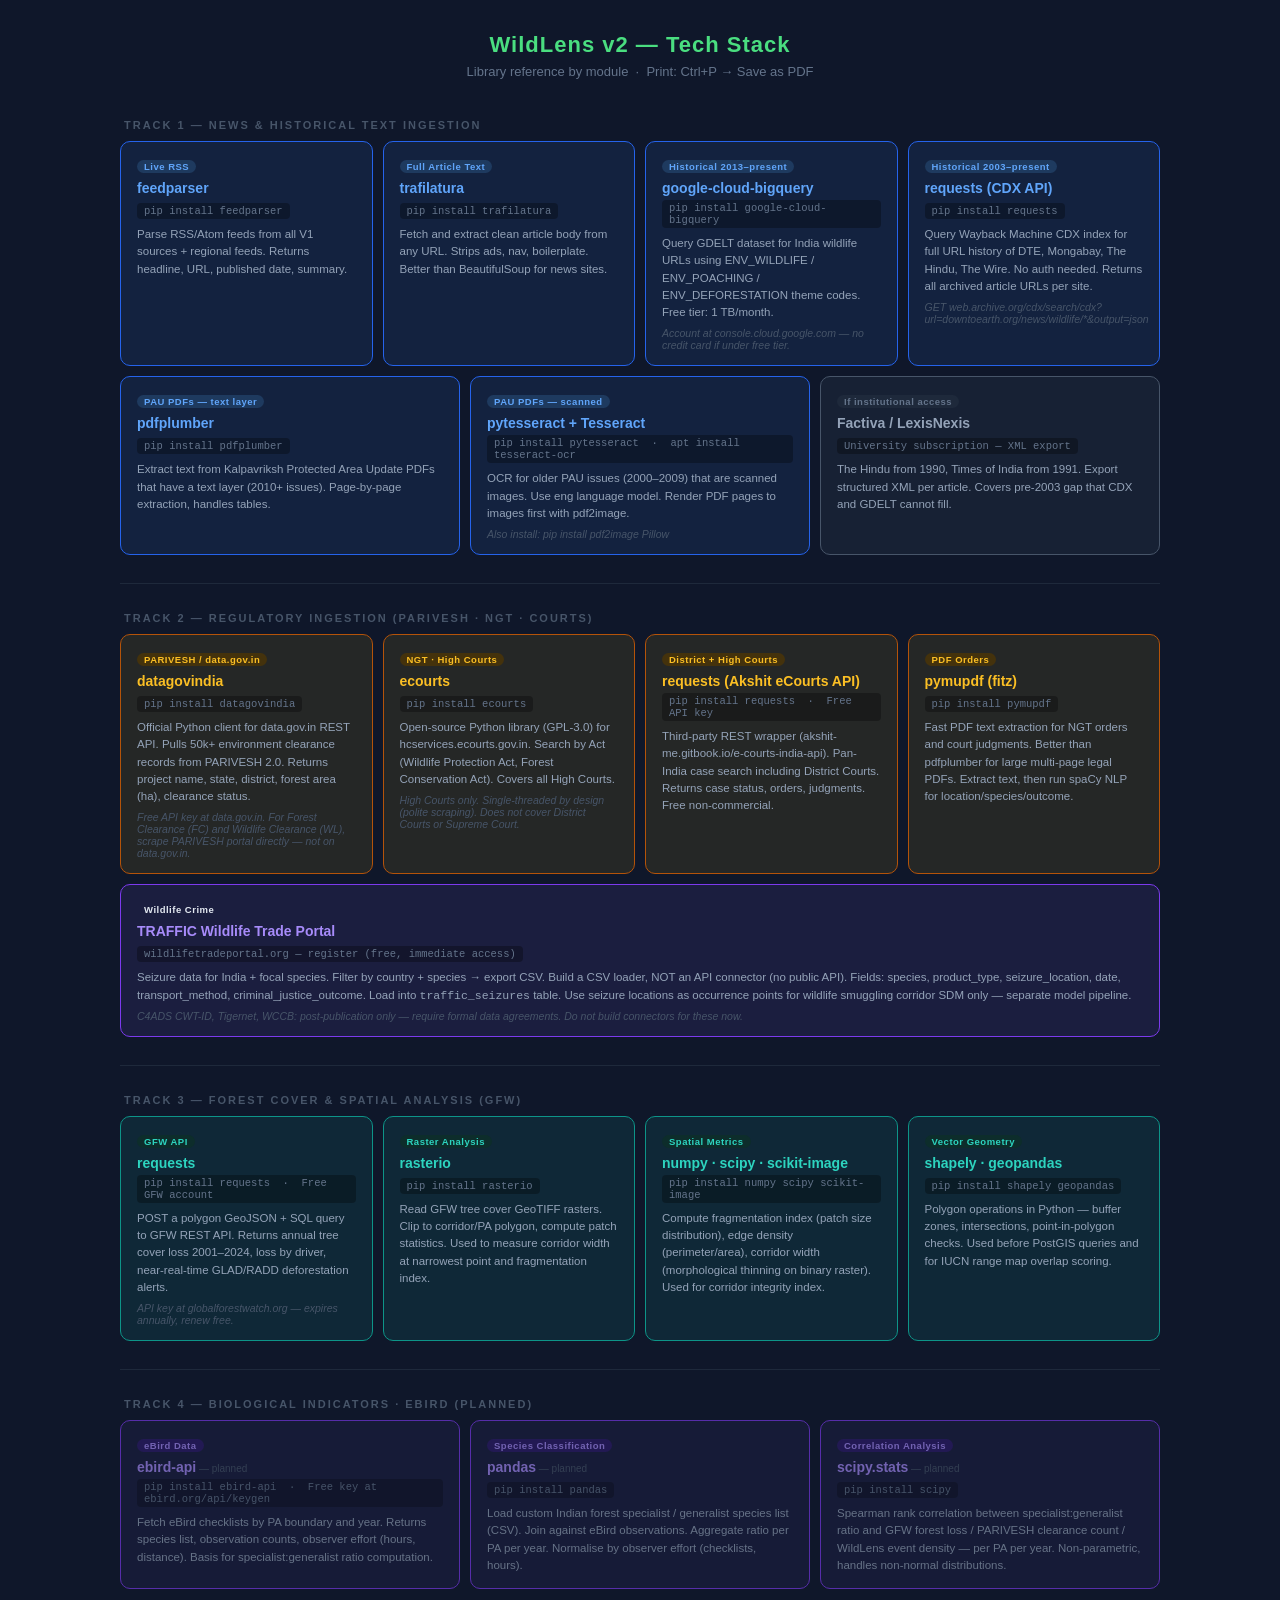
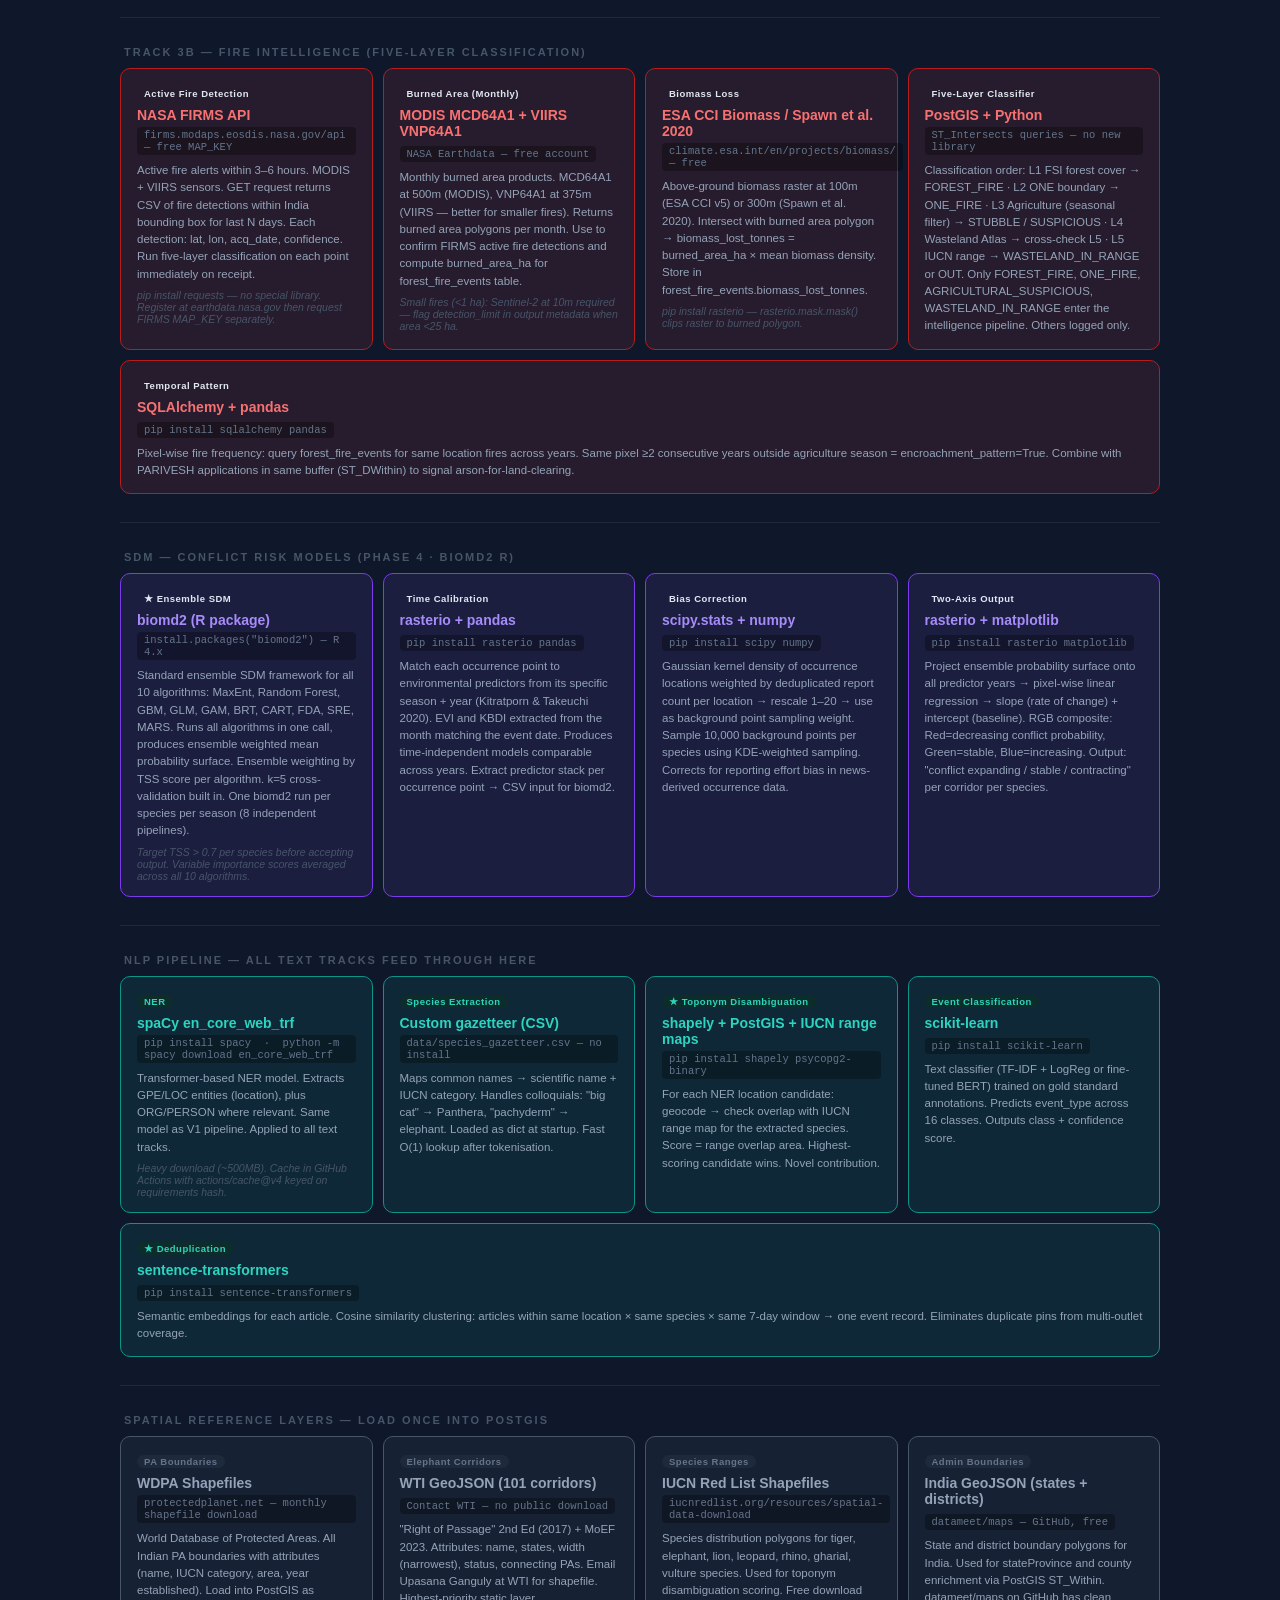
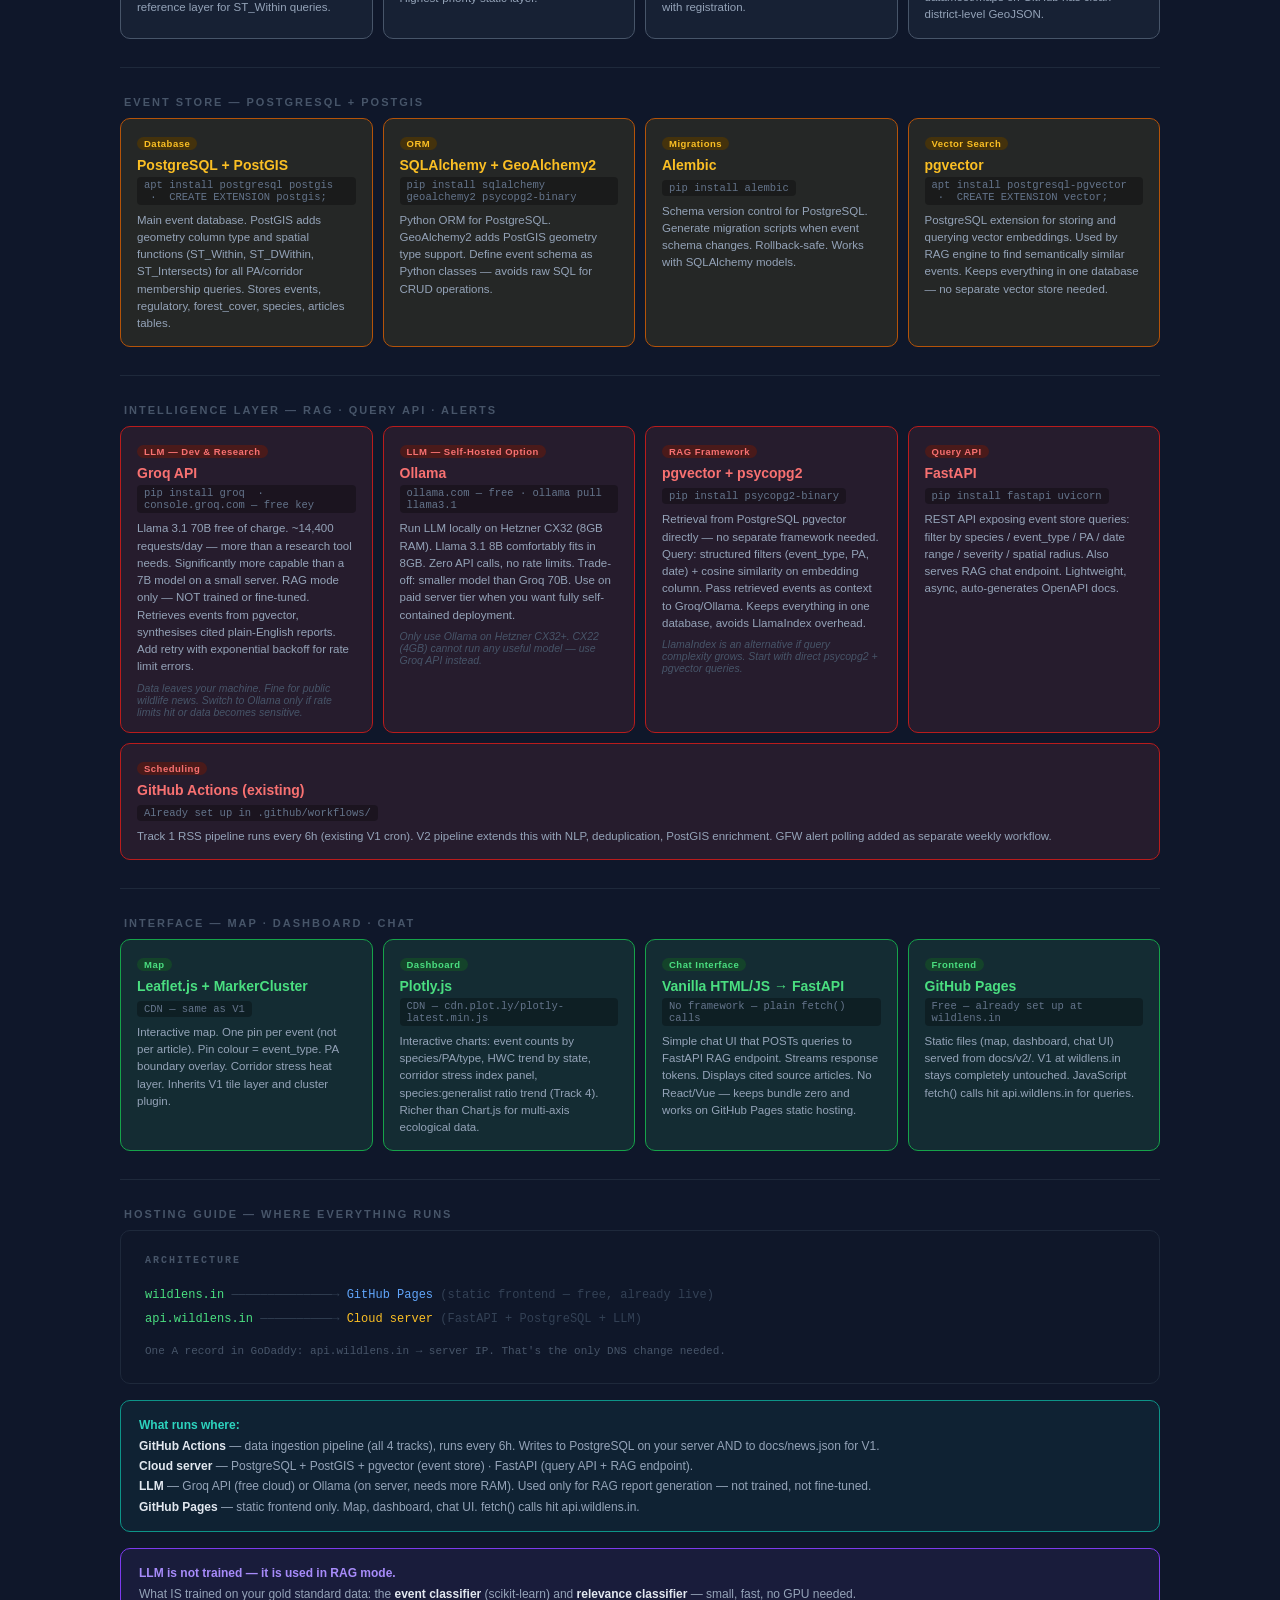
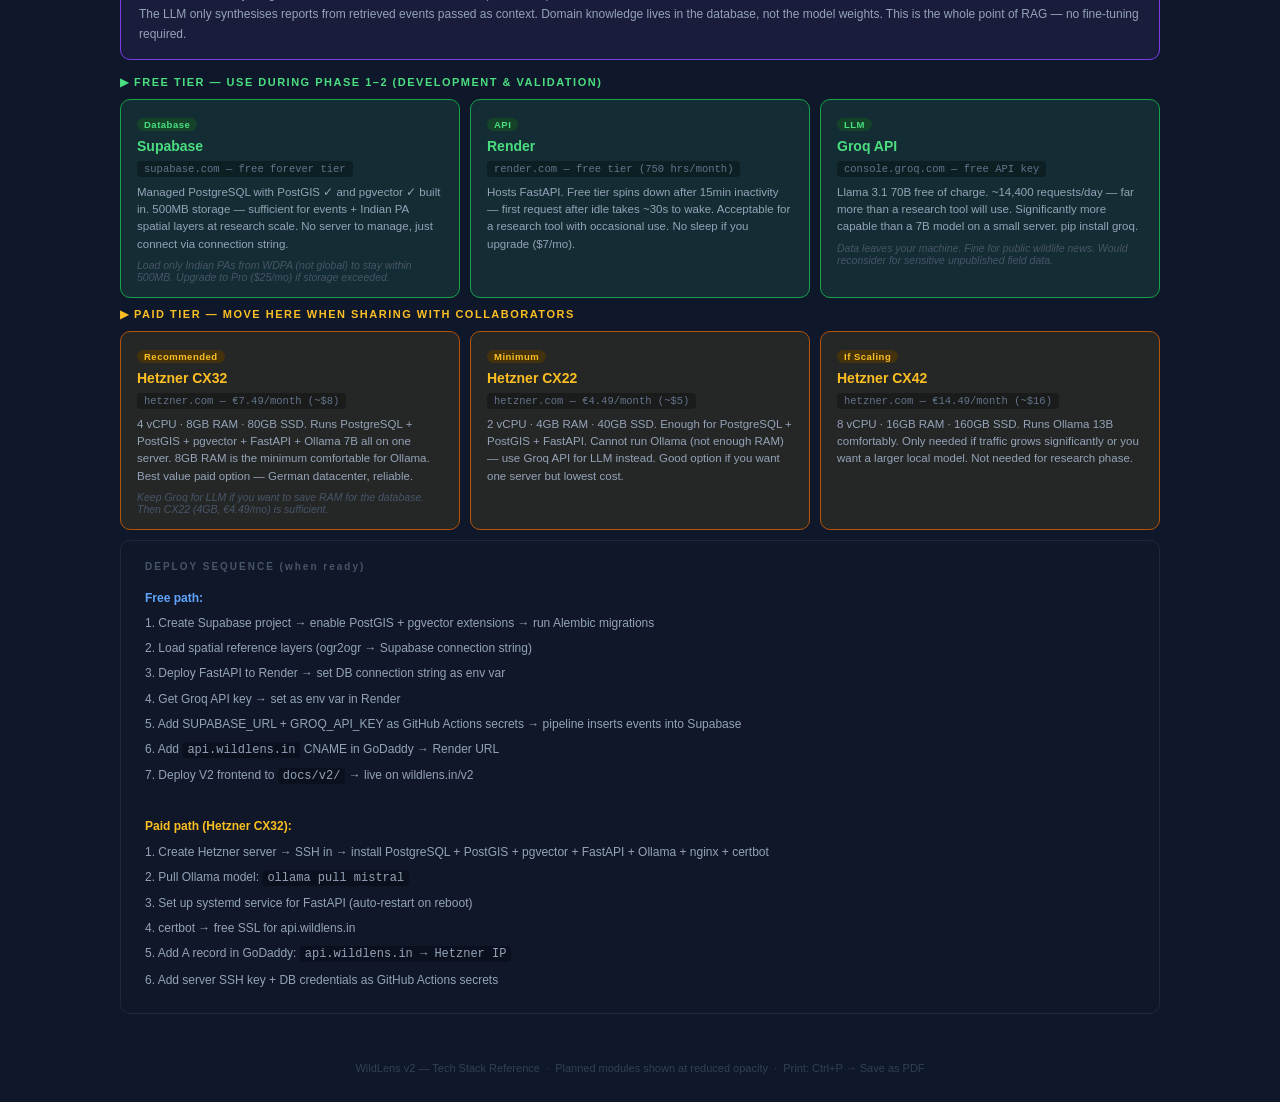
<file: docs/wildlens-v3-techstack.html>
<!DOCTYPE html>
<html lang="en">
<head>
<meta charset="UTF-8">
<meta name="viewport" content="width=device-width, initial-scale=1.0">
<title>WildLens v2 — Tech Stack</title>
<style>
  * { box-sizing: border-box; margin: 0; padding: 0; }
  body { font-family: 'Segoe UI', Arial, sans-serif; background: #0f172a; color: #e2e8f0; min-height: 100vh; padding: 32px 24px; }
  h1 { text-align: center; font-size: 22px; font-weight: 700; color: #4ade80; letter-spacing: 1px; margin-bottom: 6px; }
  .subtitle { text-align: center; font-size: 13px; color: #64748b; margin-bottom: 40px; }
  .page { max-width: 1040px; margin: 0 auto; }

  /* Section label */
  .section-label { font-size: 11px; font-weight: 700; letter-spacing: 2px; text-transform: uppercase; color: #475569; margin-bottom: 10px; padding-left: 4px; margin-top: 28px; }

  /* Tool grid */
  .grid { display: flex; flex-wrap: wrap; gap: 10px; margin-bottom: 4px; }

  /* Tool card */
  .card { border-radius: 10px; padding: 14px 16px; min-width: 210px; flex: 1; }
  .card-tool { font-size: 14px; font-weight: 700; margin-bottom: 4px; }
  .card-install { font-family: 'Consolas', 'Courier New', monospace; font-size: 10.5px; color: #64748b; background: rgba(0,0,0,0.3); padding: 2px 7px; border-radius: 4px; display: inline-block; margin-bottom: 7px; }
  .card-desc { font-size: 11.5px; line-height: 1.5; color: #94a3b8; }
  .card-note { font-size: 10.5px; color: #475569; margin-top: 6px; font-style: italic; }

  /* Badge */
  .badge { display: inline-block; font-size: 9.5px; font-weight: 700; letter-spacing: 0.5px; padding: 1px 7px; border-radius: 20px; margin-bottom: 7px; }
  .badge.blue   { background: #1e3a5f; color: #60a5fa; }
  .badge.green  { background: #14432a; color: #4ade80; }
  .badge.yellow { background: #44320c; color: #fbbf24; }
  .badge.red    { background: #4a1a1a; color: #f87171; }
  .badge.teal   { background: #0d2d2b; color: #2dd4bf; }
  .badge.purple { background: #2d1b69; color: #a78bfa; }
  .badge.grey   { background: #1e293b; color: #64748b; }

  /* Card colour themes */
  .c-blue   { background: rgba(59,130,246,0.10); border: 1.5px solid #2563eb; }
  .c-blue   .card-tool { color: #60a5fa; }
  .c-yellow { background: rgba(234,179,8,0.10); border: 1.5px solid #b45309; }
  .c-yellow .card-tool { color: #fbbf24; }
  .c-teal   { background: rgba(20,184,166,0.10); border: 1.5px solid #0d9488; }
  .c-teal   .card-tool { color: #2dd4bf; }
  .c-purple { background: rgba(139,92,246,0.10); border: 1.5px solid #7c3aed; }
  .c-purple .card-tool { color: #a78bfa; }
  .c-red    { background: rgba(239,68,68,0.10); border: 1.5px solid #b91c1c; }
  .c-red    .card-tool { color: #f87171; }
  .c-green  { background: rgba(74,222,128,0.10); border: 1.5px solid #16a34a; }
  .c-green  .card-tool { color: #4ade80; }
  .c-grey   { background: rgba(100,116,139,0.10); border: 1.5px solid #475569; }
  .c-grey   .card-tool { color: #94a3b8; }

  /* Separator */
  .sep { height: 1px; background: #1e293b; margin: 28px 0 4px 0; }

  /* Planned tag */
  .planned { opacity: 0.65; }
  .planned .card-tool::after { content: ' — planned'; font-size: 10px; font-weight: 400; color: #475569; }

  @media print {
    body { background: white; color: #111; }
    .card-desc, .card-note { color: #333; }
    .card-install { color: #555; background: #f1f5f9; }
    h1 { color: #166534; }
  }
</style>
</head>
<body>

<h1>WildLens v2 — Tech Stack</h1>
<p class="subtitle">Library reference by module &nbsp;·&nbsp; Print: Ctrl+P → Save as PDF</p>

<div class="page">

  <!-- ── TRACK 1: NEWS INGESTION ───────────────────────────────────────── -->
  <div class="section-label">Track 1 — News &amp; Historical Text Ingestion</div>
  <div class="grid">

    <div class="card c-blue">
      <span class="badge blue">Live RSS</span>
      <div class="card-tool">feedparser</div>
      <div class="card-install">pip install feedparser</div>
      <div class="card-desc">Parse RSS/Atom feeds from all V1 sources + regional feeds. Returns headline, URL, published date, summary.</div>
    </div>

    <div class="card c-blue">
      <span class="badge blue">Full Article Text</span>
      <div class="card-tool">trafilatura</div>
      <div class="card-install">pip install trafilatura</div>
      <div class="card-desc">Fetch and extract clean article body from any URL. Strips ads, nav, boilerplate. Better than BeautifulSoup for news sites.</div>
    </div>

    <div class="card c-blue">
      <span class="badge blue">Historical 2013–present</span>
      <div class="card-tool">google-cloud-bigquery</div>
      <div class="card-install">pip install google-cloud-bigquery</div>
      <div class="card-desc">Query GDELT dataset for India wildlife URLs using ENV_WILDLIFE / ENV_POACHING / ENV_DEFORESTATION theme codes. Free tier: 1 TB/month.</div>
      <div class="card-note">Account at console.cloud.google.com — no credit card if under free tier.</div>
    </div>

    <div class="card c-blue">
      <span class="badge blue">Historical 2003–present</span>
      <div class="card-tool">requests (CDX API)</div>
      <div class="card-install">pip install requests</div>
      <div class="card-desc">Query Wayback Machine CDX index for full URL history of DTE, Mongabay, The Hindu, The Wire. No auth needed. Returns all archived article URLs per site.</div>
      <div class="card-note">GET web.archive.org/cdx/search/cdx?url=downtoearth.org/news/wildlife/*&amp;output=json</div>
    </div>

  </div>
  <div class="grid" style="margin-top:10px;">

    <div class="card c-blue">
      <span class="badge blue">PAU PDFs — text layer</span>
      <div class="card-tool">pdfplumber</div>
      <div class="card-install">pip install pdfplumber</div>
      <div class="card-desc">Extract text from Kalpavriksh Protected Area Update PDFs that have a text layer (2010+ issues). Page-by-page extraction, handles tables.</div>
    </div>

    <div class="card c-blue">
      <span class="badge blue">PAU PDFs — scanned</span>
      <div class="card-tool">pytesseract + Tesseract</div>
      <div class="card-install">pip install pytesseract &nbsp;·&nbsp; apt install tesseract-ocr</div>
      <div class="card-desc">OCR for older PAU issues (2000–2009) that are scanned images. Use eng language model. Render PDF pages to images first with pdf2image.</div>
      <div class="card-note">Also install: pip install pdf2image Pillow</div>
    </div>

    <div class="card c-grey">
      <span class="badge grey">If institutional access</span>
      <div class="card-tool">Factiva / LexisNexis</div>
      <div class="card-install">University subscription — XML export</div>
      <div class="card-desc">The Hindu from 1990, Times of India from 1991. Export structured XML per article. Covers pre-2003 gap that CDX and GDELT cannot fill.</div>
    </div>

  </div>

  <div class="sep"></div>

  <!-- ── TRACK 2: REGULATORY ───────────────────────────────────────────── -->
  <div class="section-label">Track 2 — Regulatory Ingestion (PARIVESH · NGT · Courts)</div>
  <div class="grid">

    <div class="card c-yellow">
      <span class="badge yellow">PARIVESH / data.gov.in</span>
      <div class="card-tool">datagovindia</div>
      <div class="card-install">pip install datagovindia</div>
      <div class="card-desc">Official Python client for data.gov.in REST API. Pulls 50k+ environment clearance records from PARIVESH 2.0. Returns project name, state, district, forest area (ha), clearance status.</div>
      <div class="card-note">Free API key at data.gov.in. For Forest Clearance (FC) and Wildlife Clearance (WL), scrape PARIVESH portal directly — not on data.gov.in.</div>
    </div>

    <div class="card c-yellow">
      <span class="badge yellow">NGT · High Courts</span>
      <div class="card-tool">ecourts</div>
      <div class="card-install">pip install ecourts</div>
      <div class="card-desc">Open-source Python library (GPL-3.0) for hcservices.ecourts.gov.in. Search by Act (Wildlife Protection Act, Forest Conservation Act). Covers all High Courts.</div>
      <div class="card-note">High Courts only. Single-threaded by design (polite scraping). Does not cover District Courts or Supreme Court.</div>
    </div>

    <div class="card c-yellow">
      <span class="badge yellow">District + High Courts</span>
      <div class="card-tool">requests (Akshit eCourts API)</div>
      <div class="card-install">pip install requests &nbsp;·&nbsp; Free API key</div>
      <div class="card-desc">Third-party REST wrapper (akshit-me.gitbook.io/e-courts-india-api). Pan-India case search including District Courts. Returns case status, orders, judgments. Free non-commercial.</div>
    </div>

    <div class="card c-yellow">
      <span class="badge yellow">PDF Orders</span>
      <div class="card-tool">pymupdf (fitz)</div>
      <div class="card-install">pip install pymupdf</div>
      <div class="card-desc">Fast PDF text extraction for NGT orders and court judgments. Better than pdfplumber for large multi-page legal PDFs. Extract text, then run spaCy NLP for location/species/outcome.</div>
    </div>

    <div class="card c-purple">
      <span class="badge pink">Wildlife Crime</span>
      <div class="card-tool">TRAFFIC Wildlife Trade Portal</div>
      <div class="card-install">wildlifetradeportal.org — register (free, immediate access)</div>
      <div class="card-desc">Seizure data for India + focal species. Filter by country + species → export CSV. Build a CSV loader, NOT an API connector (no public API). Fields: species, product_type, seizure_location, date, transport_method, criminal_justice_outcome. Load into <code>traffic_seizures</code> table. Use seizure locations as occurrence points for wildlife smuggling corridor SDM only — separate model pipeline.</div>
      <div class="card-note">C4ADS CWT-ID, Tigernet, WCCB: post-publication only — require formal data agreements. Do not build connectors for these now.</div>
    </div>

  </div>

  <div class="sep"></div>

  <!-- ── TRACK 3: FOREST COVER ─────────────────────────────────────────── -->
  <div class="section-label">Track 3 — Forest Cover &amp; Spatial Analysis (GFW)</div>
  <div class="grid">

    <div class="card c-teal">
      <span class="badge teal">GFW API</span>
      <div class="card-tool">requests</div>
      <div class="card-install">pip install requests &nbsp;·&nbsp; Free GFW account</div>
      <div class="card-desc">POST a polygon GeoJSON + SQL query to GFW REST API. Returns annual tree cover loss 2001–2024, loss by driver, near-real-time GLAD/RADD deforestation alerts.</div>
      <div class="card-note">API key at globalforestwatch.org — expires annually, renew free.</div>
    </div>

    <div class="card c-teal">
      <span class="badge teal">Raster Analysis</span>
      <div class="card-tool">rasterio</div>
      <div class="card-install">pip install rasterio</div>
      <div class="card-desc">Read GFW tree cover GeoTIFF rasters. Clip to corridor/PA polygon, compute patch statistics. Used to measure corridor width at narrowest point and fragmentation index.</div>
    </div>

    <div class="card c-teal">
      <span class="badge teal">Spatial Metrics</span>
      <div class="card-tool">numpy · scipy · scikit-image</div>
      <div class="card-install">pip install numpy scipy scikit-image</div>
      <div class="card-desc">Compute fragmentation index (patch size distribution), edge density (perimeter/area), corridor width (morphological thinning on binary raster). Used for corridor integrity index.</div>
    </div>

    <div class="card c-teal">
      <span class="badge teal">Vector Geometry</span>
      <div class="card-tool">shapely · geopandas</div>
      <div class="card-install">pip install shapely geopandas</div>
      <div class="card-desc">Polygon operations in Python — buffer zones, intersections, point-in-polygon checks. Used before PostGIS queries and for IUCN range map overlap scoring.</div>
    </div>

  </div>

  <div class="sep"></div>

  <!-- ── TRACK 4: eBIRD ────────────────────────────────────────────────── -->
  <div class="section-label">Track 4 — Biological Indicators · eBird (Planned)</div>
  <div class="grid">

    <div class="card c-purple planned">
      <span class="badge purple">eBird Data</span>
      <div class="card-tool">ebird-api</div>
      <div class="card-install">pip install ebird-api &nbsp;·&nbsp; Free key at ebird.org/api/keygen</div>
      <div class="card-desc">Fetch eBird checklists by PA boundary and year. Returns species list, observation counts, observer effort (hours, distance). Basis for specialist:generalist ratio computation.</div>
    </div>

    <div class="card c-purple planned">
      <span class="badge purple">Species Classification</span>
      <div class="card-tool">pandas</div>
      <div class="card-install">pip install pandas</div>
      <div class="card-desc">Load custom Indian forest specialist / generalist species list (CSV). Join against eBird observations. Aggregate ratio per PA per year. Normalise by observer effort (checklists, hours).</div>
    </div>

    <div class="card c-purple planned">
      <span class="badge purple">Correlation Analysis</span>
      <div class="card-tool">scipy.stats</div>
      <div class="card-install">pip install scipy</div>
      <div class="card-desc">Spearman rank correlation between specialist:generalist ratio and GFW forest loss / PARIVESH clearance count / WildLens event density — per PA per year. Non-parametric, handles non-normal distributions.</div>
    </div>

  </div>

  <div class="sep"></div>

  <!-- ── TRACK 3B: FIRE INTELLIGENCE ──────────────────────────────────── -->
  <div class="section-label">Track 3B — Fire Intelligence (Five-Layer Classification)</div>
  <div class="grid">

    <div class="card c-red">
      <span class="badge orange">Active Fire Detection</span>
      <div class="card-tool">NASA FIRMS API</div>
      <div class="card-install">firms.modaps.eosdis.nasa.gov/api — free MAP_KEY</div>
      <div class="card-desc">Active fire alerts within 3–6 hours. MODIS + VIIRS sensors. GET request returns CSV of fire detections within India bounding box for last N days. Each detection: lat, lon, acq_date, confidence. Run five-layer classification on each point immediately on receipt.</div>
      <div class="card-note">pip install requests — no special library. Register at earthdata.nasa.gov then request FIRMS MAP_KEY separately.</div>
    </div>

    <div class="card c-red">
      <span class="badge orange">Burned Area (Monthly)</span>
      <div class="card-tool">MODIS MCD64A1 + VIIRS VNP64A1</div>
      <div class="card-install">NASA Earthdata — free account</div>
      <div class="card-desc">Monthly burned area products. MCD64A1 at 500m (MODIS), VNP64A1 at 375m (VIIRS — better for smaller fires). Returns burned area polygons per month. Use to confirm FIRMS active fire detections and compute burned_area_ha for forest_fire_events table.</div>
      <div class="card-note">Small fires (&lt;1 ha): Sentinel-2 at 10m required — flag detection_limit in output metadata when area &lt;25 ha.</div>
    </div>

    <div class="card c-red">
      <span class="badge orange">Biomass Loss</span>
      <div class="card-tool">ESA CCI Biomass / Spawn et al. 2020</div>
      <div class="card-install">climate.esa.int/en/projects/biomass/ — free</div>
      <div class="card-desc">Above-ground biomass raster at 100m (ESA CCI v5) or 300m (Spawn et al. 2020). Intersect with burned area polygon → biomass_lost_tonnes = burned_area_ha × mean biomass density. Store in forest_fire_events.biomass_lost_tonnes.</div>
      <div class="card-note">pip install rasterio — rasterio.mask.mask() clips raster to burned polygon.</div>
    </div>

    <div class="card c-red">
      <span class="badge orange">Five-Layer Classifier</span>
      <div class="card-tool">PostGIS + Python</div>
      <div class="card-install">ST_Intersects queries — no new library</div>
      <div class="card-desc">Classification order: L1 FSI forest cover → FOREST_FIRE · L2 ONE boundary → ONE_FIRE · L3 Agriculture (seasonal filter) → STUBBLE / SUSPICIOUS · L4 Wasteland Atlas → cross-check L5 · L5 IUCN range → WASTELAND_IN_RANGE or OUT. Only FOREST_FIRE, ONE_FIRE, AGRICULTURAL_SUSPICIOUS, WASTELAND_IN_RANGE enter the intelligence pipeline. Others logged only.</div>
    </div>

    <div class="card c-red">
      <span class="badge orange">Temporal Pattern</span>
      <div class="card-tool">SQLAlchemy + pandas</div>
      <div class="card-install">pip install sqlalchemy pandas</div>
      <div class="card-desc">Pixel-wise fire frequency: query forest_fire_events for same location fires across years. Same pixel ≥2 consecutive years outside agriculture season = encroachment_pattern=True. Combine with PARIVESH applications in same buffer (ST_DWithin) to signal arson-for-land-clearing.</div>
    </div>

  </div>

  <div class="sep"></div>

  <!-- ── SDM ───────────────────────────────────────────────────────────── -->
  <div class="section-label">SDM — Conflict Risk Models (Phase 4 · biomd2 R)</div>
  <div class="grid">

    <div class="card c-purple">
      <span class="badge pink">★ Ensemble SDM</span>
      <div class="card-tool">biomd2 (R package)</div>
      <div class="card-install">install.packages("biomod2") — R 4.x</div>
      <div class="card-desc">Standard ensemble SDM framework for all 10 algorithms: MaxEnt, Random Forest, GBM, GLM, GAM, BRT, CART, FDA, SRE, MARS. Runs all algorithms in one call, produces ensemble weighted mean probability surface. Ensemble weighting by TSS score per algorithm. k=5 cross-validation built in. One biomd2 run per species per season (8 independent pipelines).</div>
      <div class="card-note">Target TSS &gt; 0.7 per species before accepting output. Variable importance scores averaged across all 10 algorithms.</div>
    </div>

    <div class="card c-purple">
      <span class="badge pink">Time Calibration</span>
      <div class="card-tool">rasterio + pandas</div>
      <div class="card-install">pip install rasterio pandas</div>
      <div class="card-desc">Match each occurrence point to environmental predictors from its specific season + year (Kitratporn &amp; Takeuchi 2020). EVI and KBDI extracted from the month matching the event date. Produces time-independent models comparable across years. Extract predictor stack per occurrence point → CSV input for biomd2.</div>
    </div>

    <div class="card c-purple">
      <span class="badge pink">Bias Correction</span>
      <div class="card-tool">scipy.stats + numpy</div>
      <div class="card-install">pip install scipy numpy</div>
      <div class="card-desc">Gaussian kernel density of occurrence locations weighted by deduplicated report count per location → rescale 1–20 → use as background point sampling weight. Sample 10,000 background points per species using KDE-weighted sampling. Corrects for reporting effort bias in news-derived occurrence data.</div>
    </div>

    <div class="card c-purple">
      <span class="badge pink">Two-Axis Output</span>
      <div class="card-tool">rasterio + matplotlib</div>
      <div class="card-install">pip install rasterio matplotlib</div>
      <div class="card-desc">Project ensemble probability surface onto all predictor years → pixel-wise linear regression → slope (rate of change) + intercept (baseline). RGB composite: Red=decreasing conflict probability, Green=stable, Blue=increasing. Output: "conflict expanding / stable / contracting" per corridor per species.</div>
    </div>

  </div>

  <div class="sep"></div>

  <!-- ── NLP PIPELINE ──────────────────────────────────────────────────── -->
  <div class="section-label">NLP Pipeline — All Text Tracks Feed Through Here</div>
  <div class="grid">

    <div class="card c-teal">
      <span class="badge teal">NER</span>
      <div class="card-tool">spaCy en_core_web_trf</div>
      <div class="card-install">pip install spacy &nbsp;·&nbsp; python -m spacy download en_core_web_trf</div>
      <div class="card-desc">Transformer-based NER model. Extracts GPE/LOC entities (location), plus ORG/PERSON where relevant. Same model as V1 pipeline. Applied to all text tracks.</div>
      <div class="card-note">Heavy download (~500MB). Cache in GitHub Actions with actions/cache@v4 keyed on requirements hash.</div>
    </div>

    <div class="card c-teal">
      <span class="badge teal">Species Extraction</span>
      <div class="card-tool">Custom gazetteer (CSV)</div>
      <div class="card-install">data/species_gazetteer.csv — no install</div>
      <div class="card-desc">Maps common names → scientific name + IUCN category. Handles colloquials: "big cat" → Panthera, "pachyderm" → elephant. Loaded as dict at startup. Fast O(1) lookup after tokenisation.</div>
    </div>

    <div class="card c-teal">
      <span class="badge teal">★ Toponym Disambiguation</span>
      <div class="card-tool">shapely + PostGIS + IUCN range maps</div>
      <div class="card-install">pip install shapely psycopg2-binary</div>
      <div class="card-desc">For each NER location candidate: geocode → check overlap with IUCN range map for the extracted species. Score = range overlap area. Highest-scoring candidate wins. Novel contribution.</div>
    </div>

    <div class="card c-teal">
      <span class="badge teal">Event Classification</span>
      <div class="card-tool">scikit-learn</div>
      <div class="card-install">pip install scikit-learn</div>
      <div class="card-desc">Text classifier (TF-IDF + LogReg or fine-tuned BERT) trained on gold standard annotations. Predicts event_type across 16 classes. Outputs class + confidence score.</div>
    </div>

    <div class="card c-teal">
      <span class="badge teal">★ Deduplication</span>
      <div class="card-tool">sentence-transformers</div>
      <div class="card-install">pip install sentence-transformers</div>
      <div class="card-desc">Semantic embeddings for each article. Cosine similarity clustering: articles within same location × same species × same 7-day window → one event record. Eliminates duplicate pins from multi-outlet coverage.</div>
    </div>

  </div>

  <div class="sep"></div>

  <!-- ── SPATIAL REFERENCE DATA ────────────────────────────────────────── -->
  <div class="section-label">Spatial Reference Layers — Load Once into PostGIS</div>
  <div class="grid">

    <div class="card c-grey">
      <span class="badge grey">PA Boundaries</span>
      <div class="card-tool">WDPA Shapefiles</div>
      <div class="card-install">protectedplanet.net — monthly shapefile download</div>
      <div class="card-desc">World Database of Protected Areas. All Indian PA boundaries with attributes (name, IUCN category, area, year established). Load into PostGIS as reference layer for ST_Within queries.</div>
    </div>

    <div class="card c-grey">
      <span class="badge grey">Elephant Corridors</span>
      <div class="card-tool">WTI GeoJSON (101 corridors)</div>
      <div class="card-install">Contact WTI — no public download</div>
      <div class="card-desc">"Right of Passage" 2nd Ed (2017) + MoEF 2023. Attributes: name, states, width (narrowest), status, connecting PAs. Email Upasana Ganguly at WTI for shapefile. Highest-priority static layer.</div>
    </div>

    <div class="card c-grey">
      <span class="badge grey">Species Ranges</span>
      <div class="card-tool">IUCN Red List Shapefiles</div>
      <div class="card-install">iucnredlist.org/resources/spatial-data-download</div>
      <div class="card-desc">Species distribution polygons for tiger, elephant, lion, leopard, rhino, gharial, vulture species. Used for toponym disambiguation scoring. Free download with registration.</div>
    </div>

    <div class="card c-grey">
      <span class="badge grey">Admin Boundaries</span>
      <div class="card-tool">India GeoJSON (states + districts)</div>
      <div class="card-install">datameet/maps — GitHub, free</div>
      <div class="card-desc">State and district boundary polygons for India. Used for stateProvince and county enrichment via PostGIS ST_Within. datameet/maps on GitHub has clean district-level GeoJSON.</div>
    </div>

  </div>

  <div class="sep"></div>

  <!-- ── EVENT STORE ───────────────────────────────────────────────────── -->
  <div class="section-label">Event Store — PostgreSQL + PostGIS</div>
  <div class="grid">

    <div class="card c-yellow">
      <span class="badge yellow">Database</span>
      <div class="card-tool">PostgreSQL + PostGIS</div>
      <div class="card-install">apt install postgresql postgis &nbsp;·&nbsp; CREATE EXTENSION postgis;</div>
      <div class="card-desc">Main event database. PostGIS adds geometry column type and spatial functions (ST_Within, ST_DWithin, ST_Intersects) for all PA/corridor membership queries. Stores events, regulatory, forest_cover, species, articles tables.</div>
    </div>

    <div class="card c-yellow">
      <span class="badge yellow">ORM</span>
      <div class="card-tool">SQLAlchemy + GeoAlchemy2</div>
      <div class="card-install">pip install sqlalchemy geoalchemy2 psycopg2-binary</div>
      <div class="card-desc">Python ORM for PostgreSQL. GeoAlchemy2 adds PostGIS geometry type support. Define event schema as Python classes — avoids raw SQL for CRUD operations.</div>
    </div>

    <div class="card c-yellow">
      <span class="badge yellow">Migrations</span>
      <div class="card-tool">Alembic</div>
      <div class="card-install">pip install alembic</div>
      <div class="card-desc">Schema version control for PostgreSQL. Generate migration scripts when event schema changes. Rollback-safe. Works with SQLAlchemy models.</div>
    </div>

    <div class="card c-yellow">
      <span class="badge yellow">Vector Search</span>
      <div class="card-tool">pgvector</div>
      <div class="card-install">apt install postgresql-pgvector &nbsp;·&nbsp; CREATE EXTENSION vector;</div>
      <div class="card-desc">PostgreSQL extension for storing and querying vector embeddings. Used by RAG engine to find semantically similar events. Keeps everything in one database — no separate vector store needed.</div>
    </div>

  </div>

  <div class="sep"></div>

  <!-- ── INTELLIGENCE LAYER ────────────────────────────────────────────── -->
  <div class="section-label">Intelligence Layer — RAG · Query API · Alerts</div>
  <div class="grid">

    <div class="card c-red">
      <span class="badge red">LLM — Dev &amp; Research</span>
      <div class="card-tool">Groq API</div>
      <div class="card-install">pip install groq &nbsp;·&nbsp; console.groq.com — free key</div>
      <div class="card-desc">Llama 3.1 70B free of charge. ~14,400 requests/day — more than a research tool needs. Significantly more capable than a 7B model on a small server. RAG mode only — NOT trained or fine-tuned. Retrieves events from pgvector, synthesises cited plain-English reports. Add retry with exponential backoff for rate limit errors.</div>
      <div class="card-note">Data leaves your machine. Fine for public wildlife news. Switch to Ollama only if rate limits hit or data becomes sensitive.</div>
    </div>

    <div class="card c-red">
      <span class="badge red">LLM — Self-Hosted Option</span>
      <div class="card-tool">Ollama</div>
      <div class="card-install">ollama.com — free · ollama pull llama3.1</div>
      <div class="card-desc">Run LLM locally on Hetzner CX32 (8GB RAM). Llama 3.1 8B comfortably fits in 8GB. Zero API calls, no rate limits. Trade-off: smaller model than Groq 70B. Use on paid server tier when you want fully self-contained deployment.</div>
      <div class="card-note">Only use Ollama on Hetzner CX32+. CX22 (4GB) cannot run any useful model — use Groq API instead.</div>
    </div>

    <div class="card c-red">
      <span class="badge red">RAG Framework</span>
      <div class="card-tool">pgvector + psycopg2</div>
      <div class="card-install">pip install psycopg2-binary</div>
      <div class="card-desc">Retrieval from PostgreSQL pgvector directly — no separate framework needed. Query: structured filters (event_type, PA, date) + cosine similarity on embedding column. Pass retrieved events as context to Groq/Ollama. Keeps everything in one database, avoids LlamaIndex overhead.</div>
      <div class="card-note">LlamaIndex is an alternative if query complexity grows. Start with direct psycopg2 + pgvector queries.</div>
    </div>

    <div class="card c-red">
      <span class="badge red">Query API</span>
      <div class="card-tool">FastAPI</div>
      <div class="card-install">pip install fastapi uvicorn</div>
      <div class="card-desc">REST API exposing event store queries: filter by species / event_type / PA / date range / severity / spatial radius. Also serves RAG chat endpoint. Lightweight, async, auto-generates OpenAPI docs.</div>
    </div>

    <div class="card c-red">
      <span class="badge red">Scheduling</span>
      <div class="card-tool">GitHub Actions (existing)</div>
      <div class="card-install">Already set up in .github/workflows/</div>
      <div class="card-desc">Track 1 RSS pipeline runs every 6h (existing V1 cron). V2 pipeline extends this with NLP, deduplication, PostGIS enrichment. GFW alert polling added as separate weekly workflow.</div>
    </div>

  </div>

  <div class="sep"></div>

  <!-- ── INTERFACE ─────────────────────────────────────────────────────── -->
  <div class="section-label">Interface — Map · Dashboard · Chat</div>
  <div class="grid">

    <div class="card c-green">
      <span class="badge green">Map</span>
      <div class="card-tool">Leaflet.js + MarkerCluster</div>
      <div class="card-install">CDN — same as V1</div>
      <div class="card-desc">Interactive map. One pin per event (not per article). Pin colour = event_type. PA boundary overlay. Corridor stress heat layer. Inherits V1 tile layer and cluster plugin.</div>
    </div>

    <div class="card c-green">
      <span class="badge green">Dashboard</span>
      <div class="card-tool">Plotly.js</div>
      <div class="card-install">CDN — cdn.plot.ly/plotly-latest.min.js</div>
      <div class="card-desc">Interactive charts: event counts by species/PA/type, HWC trend by state, corridor stress index panel, species:generalist ratio trend (Track 4). Richer than Chart.js for multi-axis ecological data.</div>
    </div>

    <div class="card c-green">
      <span class="badge green">Chat Interface</span>
      <div class="card-tool">Vanilla HTML/JS → FastAPI</div>
      <div class="card-install">No framework — plain fetch() calls</div>
      <div class="card-desc">Simple chat UI that POSTs queries to FastAPI RAG endpoint. Streams response tokens. Displays cited source articles. No React/Vue — keeps bundle zero and works on GitHub Pages static hosting.</div>
    </div>

    <div class="card c-green">
      <span class="badge green">Frontend</span>
      <div class="card-tool">GitHub Pages</div>
      <div class="card-install">Free — already set up at wildlens.in</div>
      <div class="card-desc">Static files (map, dashboard, chat UI) served from docs/v2/. V1 at wildlens.in stays completely untouched. JavaScript fetch() calls hit api.wildlens.in for queries.</div>
    </div>

  </div>

  <div class="sep"></div>

  <!-- ── HOSTING GUIDE ─────────────────────────────────────────────────── -->
  <div class="section-label">Hosting Guide — Where Everything Runs</div>

  <!-- Architecture diagram -->
  <div style="background:rgba(15,23,42,0.8); border:1.5px solid #1e293b; border-radius:10px; padding:20px 24px; margin-bottom:16px; font-family:'Consolas','Courier New',monospace; font-size:12px; line-height:2;">
    <div style="color:#475569; font-size:10px; font-weight:700; letter-spacing:2px; margin-bottom:12px;">ARCHITECTURE</div>
    <div><span style="color:#4ade80">wildlens.in</span> <span style="color:#334155">──────────────→</span> <span style="color:#60a5fa">GitHub Pages</span> <span style="color:#334155">(static frontend — free, already live)</span></div>
    <div><span style="color:#4ade80">api.wildlens.in</span> <span style="color:#334155">──────────→</span> <span style="color:#fbbf24">Cloud server</span> <span style="color:#334155">(FastAPI + PostgreSQL + LLM)</span></div>
    <div style="margin-top:8px;"><span style="color:#475569; font-size:11px;">One A record in GoDaddy: api.wildlens.in → server IP. That's the only DNS change needed.</span></div>
  </div>

  <!-- What runs where note -->
  <div style="background:rgba(20,184,166,0.07); border:1.5px solid #0d9488; border-radius:10px; padding:14px 18px; margin-bottom:16px; font-size:12px; line-height:1.7; color:#94a3b8;">
    <span style="color:#2dd4bf; font-weight:700;">What runs where:</span><br>
    <strong style="color:#e2e8f0">GitHub Actions</strong> — data ingestion pipeline (all 4 tracks), runs every 6h. Writes to PostgreSQL on your server AND to docs/news.json for V1.<br>
    <strong style="color:#e2e8f0">Cloud server</strong> — PostgreSQL + PostGIS + pgvector (event store) · FastAPI (query API + RAG endpoint).<br>
    <strong style="color:#e2e8f0">LLM</strong> — Groq API (free cloud) or Ollama (on server, needs more RAM). Used only for RAG report generation — not trained, not fine-tuned.<br>
    <strong style="color:#e2e8f0">GitHub Pages</strong> — static frontend only. Map, dashboard, chat UI. fetch() calls hit api.wildlens.in.
  </div>

  <!-- LLM note -->
  <div style="background:rgba(139,92,246,0.08); border:1.5px solid #7c3aed; border-radius:10px; padding:14px 18px; margin-bottom:16px; font-size:12px; line-height:1.7; color:#94a3b8;">
    <span style="color:#a78bfa; font-weight:700;">LLM is not trained — it is used in RAG mode.</span><br>
    What IS trained on your gold standard data: the <strong style="color:#e2e8f0">event classifier</strong> (scikit-learn) and <strong style="color:#e2e8f0">relevance classifier</strong> — small, fast, no GPU needed.<br>
    The LLM only synthesises reports from retrieved events passed as context. Domain knowledge lives in the database, not the model weights. This is the whole point of RAG — no fine-tuning required.
  </div>

  <!-- Free tier -->
  <div style="margin-bottom:10px;">
    <div style="font-size:11px; font-weight:700; letter-spacing:1.5px; text-transform:uppercase; color:#4ade80; margin-bottom:10px;">▶ Free Tier — Use During Phase 1–2 (Development &amp; Validation)</div>
    <div class="grid">

      <div class="card c-green">
        <span class="badge green">Database</span>
        <div class="card-tool">Supabase</div>
        <div class="card-install">supabase.com — free forever tier</div>
        <div class="card-desc">Managed PostgreSQL with PostGIS ✓ and pgvector ✓ built in. 500MB storage — sufficient for events + Indian PA spatial layers at research scale. No server to manage, just connect via connection string.</div>
        <div class="card-note">Load only Indian PAs from WDPA (not global) to stay within 500MB. Upgrade to Pro ($25/mo) if storage exceeded.</div>
      </div>

      <div class="card c-green">
        <span class="badge green">API</span>
        <div class="card-tool">Render</div>
        <div class="card-install">render.com — free tier (750 hrs/month)</div>
        <div class="card-desc">Hosts FastAPI. Free tier spins down after 15min inactivity — first request after idle takes ~30s to wake. Acceptable for a research tool with occasional use. No sleep if you upgrade ($7/mo).</div>
      </div>

      <div class="card c-green">
        <span class="badge green">LLM</span>
        <div class="card-tool">Groq API</div>
        <div class="card-install">console.groq.com — free API key</div>
        <div class="card-desc">Llama 3.1 70B free of charge. ~14,400 requests/day — far more than a research tool will use. Significantly more capable than a 7B model on a small server. pip install groq.</div>
        <div class="card-note">Data leaves your machine. Fine for public wildlife news. Would reconsider for sensitive unpublished field data.</div>
      </div>

    </div>
  </div>

  <!-- Paid tier -->
  <div style="margin-bottom:10px;">
    <div style="font-size:11px; font-weight:700; letter-spacing:1.5px; text-transform:uppercase; color:#fbbf24; margin-bottom:10px;">▶ Paid Tier — Move Here When Sharing With Collaborators</div>
    <div class="grid">

      <div class="card c-yellow">
        <span class="badge yellow">Recommended</span>
        <div class="card-tool">Hetzner CX32</div>
        <div class="card-install">hetzner.com — €7.49/month (~$8)</div>
        <div class="card-desc">4 vCPU · 8GB RAM · 80GB SSD. Runs PostgreSQL + PostGIS + pgvector + FastAPI + Ollama 7B all on one server. 8GB RAM is the minimum comfortable for Ollama. Best value paid option — German datacenter, reliable.</div>
        <div class="card-note">Keep Groq for LLM if you want to save RAM for the database. Then CX22 (4GB, €4.49/mo) is sufficient.</div>
      </div>

      <div class="card c-yellow">
        <span class="badge yellow">Minimum</span>
        <div class="card-tool">Hetzner CX22</div>
        <div class="card-install">hetzner.com — €4.49/month (~$5)</div>
        <div class="card-desc">2 vCPU · 4GB RAM · 40GB SSD. Enough for PostgreSQL + PostGIS + FastAPI. Cannot run Ollama (not enough RAM) — use Groq API for LLM instead. Good option if you want one server but lowest cost.</div>
      </div>

      <div class="card c-yellow">
        <span class="badge yellow">If Scaling</span>
        <div class="card-tool">Hetzner CX42</div>
        <div class="card-install">hetzner.com — €14.49/month (~$16)</div>
        <div class="card-desc">8 vCPU · 16GB RAM · 160GB SSD. Runs Ollama 13B comfortably. Only needed if traffic grows significantly or you want a larger local model. Not needed for research phase.</div>
      </div>

    </div>
  </div>

  <!-- Deploy sequence -->
  <div style="background:rgba(15,23,42,0.8); border:1.5px solid #1e293b; border-radius:10px; padding:20px 24px; margin-top:6px;">
    <div style="color:#475569; font-size:10px; font-weight:700; letter-spacing:2px; margin-bottom:14px;">DEPLOY SEQUENCE (when ready)</div>
    <div style="font-size:12px; line-height:2.1; color:#94a3b8;">
      <span style="color:#60a5fa; font-weight:700;">Free path:</span><br>
      1. Create Supabase project → enable PostGIS + pgvector extensions → run Alembic migrations<br>
      2. Load spatial reference layers (ogr2ogr → Supabase connection string)<br>
      3. Deploy FastAPI to Render → set DB connection string as env var<br>
      4. Get Groq API key → set as env var in Render<br>
      5. Add SUPABASE_URL + GROQ_API_KEY as GitHub Actions secrets → pipeline inserts events into Supabase<br>
      6. Add <code style="background:rgba(0,0,0,0.3); padding:1px 5px; border-radius:3px;">api.wildlens.in</code> CNAME in GoDaddy → Render URL<br>
      7. Deploy V2 frontend to <code style="background:rgba(0,0,0,0.3); padding:1px 5px; border-radius:3px;">docs/v2/</code> → live on wildlens.in/v2<br>
      <br>
      <span style="color:#fbbf24; font-weight:700;">Paid path (Hetzner CX32):</span><br>
      1. Create Hetzner server → SSH in → install PostgreSQL + PostGIS + pgvector + FastAPI + Ollama + nginx + certbot<br>
      2. Pull Ollama model: <code style="background:rgba(0,0,0,0.3); padding:1px 5px; border-radius:3px;">ollama pull mistral</code><br>
      3. Set up systemd service for FastAPI (auto-restart on reboot)<br>
      4. certbot → free SSL for api.wildlens.in<br>
      5. Add A record in GoDaddy: <code style="background:rgba(0,0,0,0.3); padding:1px 5px; border-radius:3px;">api.wildlens.in → Hetzner IP</code><br>
      6. Add server SSH key + DB credentials as GitHub Actions secrets
    </div>
  </div>

</div>

<p style="text-align:center; margin-top:48px; font-size:11px; color:#334155">
  WildLens v2 — Tech Stack Reference &nbsp;·&nbsp; Planned modules shown at reduced opacity &nbsp;·&nbsp; Print: Ctrl+P → Save as PDF
</p>

</body>
</html>
</file>
